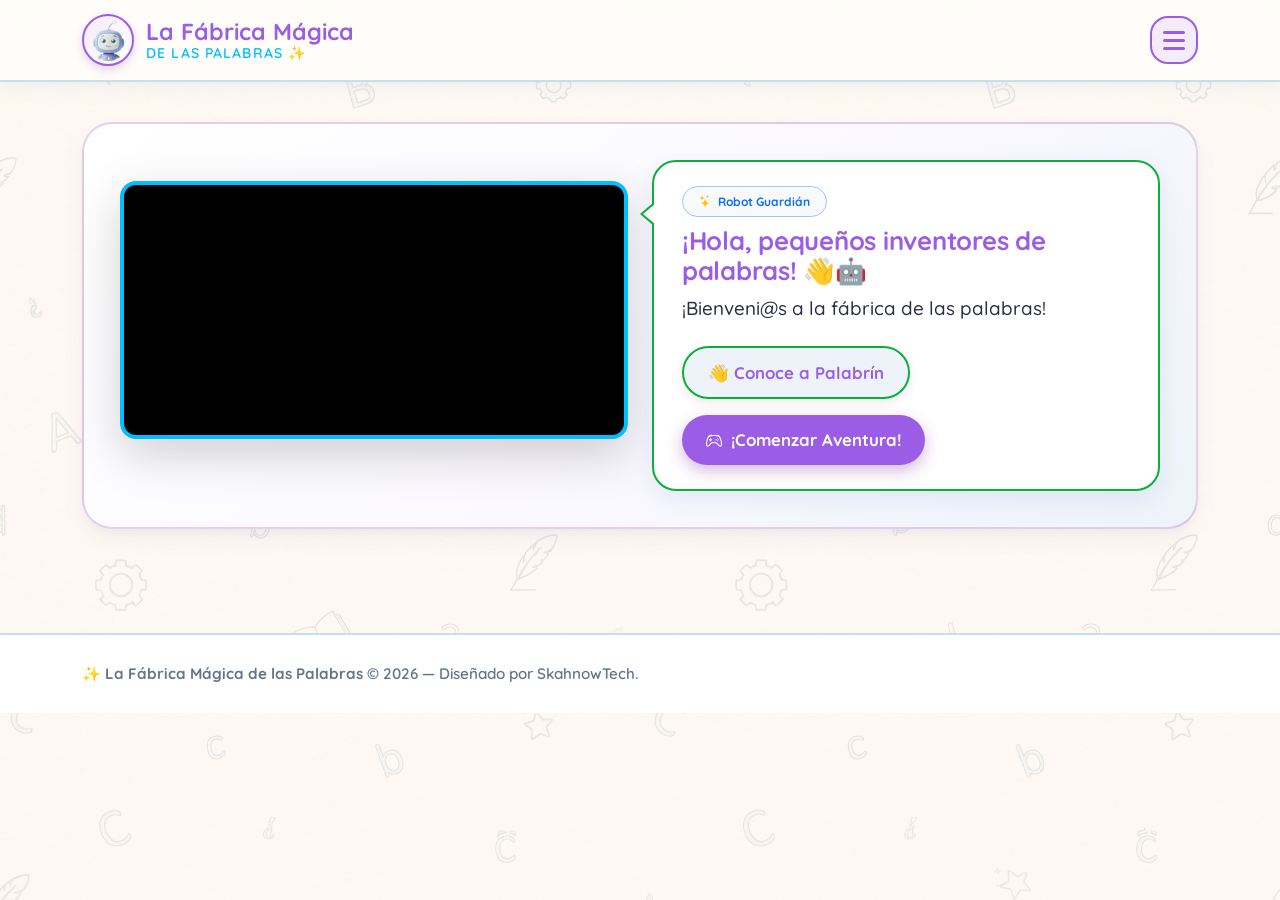
<file: index.html>
<!DOCTYPE html>
<html lang="es">

<head>
  <meta charset="UTF-8">
  <meta name="viewport" content="width=device-width, initial-scale=1.0">
  <title>La Fábrica Mágica de las Palabras</title>
  <link rel="icon" href="assets/images/smile.png" type="image/png">

  <!-- Meta etiquetas SEO y experiencia de usuario -->
  <meta name="description"
    content="Plataforma web educativa e interactiva diseñada para que los niños aprendan letras, sílabas y palabras jugando con un robot guardián.">
  <meta name="theme-color" content="#791E94">

  <!-- Bootstrap 5 CSS CDN -->
  <link href="https://cdn.jsdelivr.net/npm/bootstrap@5.3.3/dist/css/bootstrap.min.css" rel="stylesheet"
    integrity="sha384-QWTKZyjpPEjISv5WaRU9OFeRpok6YctnYmDr5pNlyT2bRjXh0JMhjY6hW+ALEwIH" crossorigin="anonymous">

  <!-- Bootstrap Icons CDN (iconos lúdicos y accesibles) -->
  <link rel="stylesheet" href="https://cdn.jsdelivr.net/npm/bootstrap-icons@1.11.3/font/bootstrap-icons.min.css">

  <!-- Google Fonts: Quicksand -->
  <link rel="preconnect" href="https://fonts.googleapis.com">
  <link rel="preconnect" href="https://fonts.gstatic.com" crossorigin>
  <link href="https://fonts.googleapis.com/css2?family=Quicksand:wght@400;500;600;700&display=swap" rel="stylesheet">

  <!-- Estilos Personalizados -->
  <link rel="stylesheet" href="css/styles.css">
</head>

<body>

  <!-- ========================================================================
       1. HEADER / BANNER SUPERIOR FIJO
       ======================================================================== -->
  <header class="navbar navbar-expand fixed-top magic-navbar">
    <div class="container-xl d-flex justify-content-between align-items-center">

      <!-- Marca y Avatar del Robot Guardián -->
      <a class="brand-wrapper" href="#inicio" title="Ir al inicio de La Fábrica Mágica de las Palabras">
        <div class="brand-avatar">
          <img src="assets/images/smile.png" alt="Robot Guardián sonriente">
        </div>
        <div class="brand-title">
          <span>La Fábrica Mágica</span>
          <span class="brand-subtitle">de las Palabras ✨</span>
        </div>
      </a>

      <!-- Acciones de barra superior: Puntuación y Botón Hamburguesa -->
      <div class="nav-actions">
        <!-- Botón Hamburguesa que despliega el panel lateral Offcanvas -->
        <button id="btnMagicMenu" class="btn-magic-menu" type="button" data-bs-toggle="offcanvas"
          data-bs-target="#offcanvasNav" aria-controls="offcanvasNav" aria-label="Abrir menú de navegación">
          <span class="bar"></span>
          <span class="bar"></span>
          <span class="bar"></span>
        </button>
      </div>

    </div>
  </header>

  <!-- ========================================================================
       2. MENÚ OFFCANVAS (PANEL LATERAL RESPONSIVO)
       ======================================================================== -->
  <div class="offcanvas offcanvas-end magic-offcanvas" tabindex="-1" id="offcanvasNav"
    aria-labelledby="offcanvasNavLabel">
    <div class="offcanvas-header">
      <h5 class="offcanvas-title" id="offcanvasNavLabel">
        <i class="bi bi-compass text-primary"></i> Menú Mágico
      </h5>
      <button type="button" class="btn-close" data-bs-dismiss="offcanvas" aria-label="Cerrar"></button>
    </div>

    <div class="offcanvas-body d-flex flex-column justify-content-between">
      <!-- Lista de Módulos y Enlaces de Navegación -->
      <nav class="magic-nav-list">
        <a href="index.html" data-audio="assets/audio/inicio.mp3" class="magic-nav-item active">
          <span class="nav-icon"><i class="bi bi-house-door-fill"></i></span>
          <span>Inicio</span>
        </a>
        <a href="CajaSorprendente.html" data-audio="assets/audio/caja.mp3" class="magic-nav-item">
          <span class="nav-icon">
            <svg viewBox="0 0 32 32" color="currentColor" fill="currentColor" width="25"
              xmlns="http://www.w3.org/2000/svg" xmlns:xlink="http://www.w3.org/1999/xlink">
              <path
                d="M1.735 17.832l12.054 6.081 2.152-6.081-12.053-5.758zM16.211 17.832l2.045 6.027 12.484-6.081-2.422-5.704zM-0.247 7.212l4.144 4.843 12.053-6.134-3.928-5.005zM32.247 7.319 20.246 0.916l-4.09 5.005 12.162 6.134zM3.175 19.353 3.134 25.192l12.713 5.893v-10.98l-1.816 4.736zM16.291 20.105v10.979l12.674-5.893v-5.799l-10.99 5.46z" />
            </svg>
          </span>
          <span>La Caja de las Imágenes Sorprendentes</span>
        </a>
        <a href="QueSonido.html" data-audio="assets/audio/sonido.mp3" class="magic-nav-item">
          <span class="nav-icon">
            <svg viewBox="0 0 32 32" color="currentColor" fill="currentColor" width="25"
              xmlns="http://www.w3.org/2000/svg" xmlns:xlink="http://www.w3.org/1999/xlink">
              <path d="M18 30v-2a10.0114 10.0114 0 0 0 10-10h2a12.0134 12.0134 0 0 1-12 12z" />
              <path d="M18 26v-2a6.0066 6.0066 0 0 0 6-6h2a8.0092 8.0092 0 0 1-8 8z" />
              <path d="M18 22v-2a2.0023 2.0023 0 0 0 2-2h2a4.0042 4.0042 0 0 1-4 4z" />
              <path
                d="M10 2a9.01 9.01 0 0 0-9 9h2a7 7 0 0 1 14 0 7.09 7.09 0 0 1-3.501 6.1348L13 17.4229v3.0732a2.9354 2.9354 0 0 1-0.9009 2.1514 4.1824 4.1824 0 0 1-4.6318 1.03A4.0918 4.0918 0 0 1 5 20H3a6.1156 6.1156 0 0 0 3.6694 5.5117 5.7822 5.7822 0 0 0 2.3145 0.4863 6.5854 6.5854 0 0 0 4.4785-1.888A4.94 4.94 0 0 0 15 20.4961v-1.9424A9.1077 9.1077 0 0 0 19 11a9.01 9.01 0 0 0-9-9z" />
              <path
                d="M9.28 8.0825A3.0061 3.0061 0 0 1 13 11h2a4.9786 4.9786 0 0 0-1.8843-3.9111 5.0414 5.0414 0 0 0-4.2807-0.9566 4.95 4.95 0 0 0-3.7027 3.7027 5.0318 5.0318 0 0 0 2.3037 5.4585A3.0777 3.0777 0 0 1 9 17.9229V20h2v-2.0771a5.0608 5.0608 0 0 0-2.5371-4.3458A3.0016 3.0016 0 0 1 9.28 8.0825z" />
            </svg>
          </span>
          <span>¿Qué sonido estas escuchando?</span>
        </a>
        <a href="QueVes.html" data-audio="assets/audio/cuentame.mp3" class="magic-nav-item">
          <span class="nav-icon">
            <svg viewBox="0 0 24 24" color="currentColor" fill="currentColor" stroke-width="2" stroke="currentColor"
              stroke-linecap="round" stroke-linejoin="round" width="25" xmlns="http://www.w3.org/2000/svg"
              xmlns:xlink="http://www.w3.org/1999/xlink">
              <path fill="none" d="M5.5 21C2.7 21 1 17 1 12s1.7-9 4.5-9C8.2 3 10 7 10 12s-1.8 9-4.5 9z" />
              <path fill="none" d="M18.5 21c-2.7 0-4.5-4-4.5-9s1.8-9 4.5-9c2.8 0 4.5 4 4.5 9s-1.7 9-4.5 9z" />
              <circle cx="4" cy="12" r="3" />
              <circle cx="17" cy="12" r="3" />
            </svg>
          </span>
          <span>¡cuéntame que estás viendo¡</span>
        </a>
        <a href="unirPalabras.html" data-audio="assets/audio/unamos.mp3" class="magic-nav-item">
          <span class="nav-icon">
            <svg viewBox="0 0 32 32" color="currentColor" fill="currentColor" width="25"
              xmlns="http://www.w3.org/2000/svg" xmlns:xlink="http://www.w3.org/1999/xlink">
              <path
                d="M28 16a1 1 0 0 1-1 1H16a1 1 0 0 1 0-2h11a1 1 0 0 1 1 1zM16 9h11a1 1 0 0 0 0-2H16a1 1 0 0 0 0 2zM27 23H16a1 1 0 0 0 0 2h11a1 1 0 0 0 0-2zM10.2925 5.2925 7 8.5863 5.7075 7.2925a1.0006 1.0006 0 0 0-1.415 1.415l2 2a1 1 0 0 0 1.415 0l4-4a1.0006 1.0006 0 0 0-1.415-1.415zM10.2925 13.2925 7 16.5863 5.7075 15.2925a1.0006 1.0006 0 0 0-1.415 1.415l2 2a1 1 0 0 0 1.415 0l4-4a1.0006 1.0006 0 0 0-1.415-1.415zM10.2925 21.2925 7 24.5863 5.7075 23.2925a1.0006 1.0006 0 0 0-1.415 1.415l2 2a1 1 0 0 0 1.415 0l4-4a1.0006 1.0006 0 0 0-1.415-1.415z" />
            </svg>
          </span>
          <span>Unamos las palabras con sus imágenes</span>
        </a>
        <a href="misionPalabrin.html" data-audio="assets/audio/mision.mp3" class="magic-nav-item">
          <span class="nav-icon"><i class="bi bi-trophy-fill"></i></span>
          <span>La gran misión de Palabrín</span>
        </a>
        <a href="infoOVA.html" data-audio="assets/audio/OVA.mp3" class="magic-nav-item">
          <span class="nav-icon">
            <svg viewBox="0 0 32 32" color="currentColor" fill="currentColor" width="25"
              xmlns="http://www.w3.org/2000/svg" xmlns:xlink="http://www.w3.org/1999/xlink">
              <rect width="2" height="20" x="2" y="6" />
              <rect width="2" height="24" x="6" y="4" />
              <rect width="12" height="2" x="14" y="22" />
              <rect width="12" height="2" x="14" y="16" />
              <path
                d="M29.7 9.3l-7-7C22.5 2.1 22.3 2 22 2H12c-1.1 0-2 0.9-2 2v24c0 1.1 0.9 2 2 2h16c1.1 0 2-0.9 2-2V10c0-0.3-0.1-0.5-0.3-0.7zM22 4.4 27.6 10H22zM28 28H12V4h8v6c0 1.1 0.9 2 2 2h6z" />
            </svg>
          </span>
          <span>Sobre la OVA</span>
        </a>
      </nav>

      <!-- Pie del menú con recordatorio pedagógico -->
      <div class="text-center p-3 rounded-4 bg-white border border-info-subtle mt-4">
        <small class="text-muted fw-bold">
          <i class="bi bi-lightbulb text-warning me-1"></i> Aprender jugando es la clave.
        </small>
      </div>
    </div>
  </div>

  <!-- ========================================================================
       3. CONTENEDOR PRINCIPAL (MAIN)
       ======================================================================== -->
  <main class="main-wrapper" id="inicio">
    <div class="container-xl">

      <!-- TARJETA HERO: BIENVENIDA DEL ROBOT GUARDIÁN -->
      <section class="soft-card hero-card" aria-labelledby="heroTitle" id="btnPlayVideo">
        <div class="row align-items-center g-4">

          <!-- Mascota Robot Interactiva -->
          <!-- Contenedor del video (inicialmente oculto o con diseño bonito) -->
          <div id="magicVideoWrapper" class="video-wrapper col-12 col-md-7 col-lg-6">
            <video id="palabrinVideo" class="rounded-4 shadow-lg" width="100%">
              <source src="assets/video/bienvenida.mp4" type="video/mp4">
              Tu navegador no soporta videos HTML5.
            </video>
          </div>

          <!-- Globo de diálogo y Mensaje de Bienvenida -->
          <div class="col-12 col-md-7 col-lg-6">
            <div class="speech-bubble">
              <div class="d-flex align-items-center justify-content-between mb-2">
                <span class="badge rounded-pill bg-light text-primary border border-primary-subtle px-3 py-2 fw-bold">
                  <i class="bi bi-stars text-warning me-1"></i> Robot Guardián
                </span>
              </div>

              <h1 class="speech-title" id="heroTitle">
                ¡Hola, pequeños inventores de palabras! 👋🤖
              </h1>

              <p class="speech-text" id="robotSpeechText">
                ¡Bienveni@s a la fábrica de las palabras!
              </p>

              <!-- Botones de Acción Infantil -->
              <div class="d-flex flex-wrap gap-3 pt-2">
                <button type="button" id="btnPlayVideo" class="btn-kid btn-secondary-kid">
                  👋 Conoce a Palabrín
                </button>
                <a href="CajaSorprendente.html" data-audio="assets/audio/aventura.mp3"
                  class="btn-kid btn-magic-kid btn-palpito">
                  <i class="bi bi-controller"></i> ¡Comenzar Aventura!
                </a>
              </div>
            </div>
          </div>

        </div>
      </section>
    </div>
  </main>

  <!-- ========================================================================
       4. FOOTER LÚDICO Y EDUCATIVO
       ======================================================================== -->
  <footer class="magic-footer">
    <div class="container-xl">
      <div class="d-flex flex-column flex-sm-row justify-content-between align-items-center gap-2">
        <p class="m-0 fw-semibold">
          ✨ <strong>La Fábrica Mágica de las Palabras</strong> &copy; 2026 &mdash; Diseñado por SkahnowTech.
        </p>
      </div>
    </div>
  </footer>

  <!-- ========================================================================
       SCRIPTS: BOOTSTRAP 5 BUNDLE + JS PROPIO
       ======================================================================== -->
  <script src="https://cdn.jsdelivr.net/npm/bootstrap@5.3.3/dist/js/bootstrap.bundle.min.js"
    integrity="sha384-YvpcrYf0tY3lHB60NNkmXc5s9fDVZLESaAA55NDzOxhy9GkcIdslK1eN7N6jIeHz"
    crossorigin="anonymous"></script>
  <script src="js/main.js"></script>
</body>

</html>
</file>
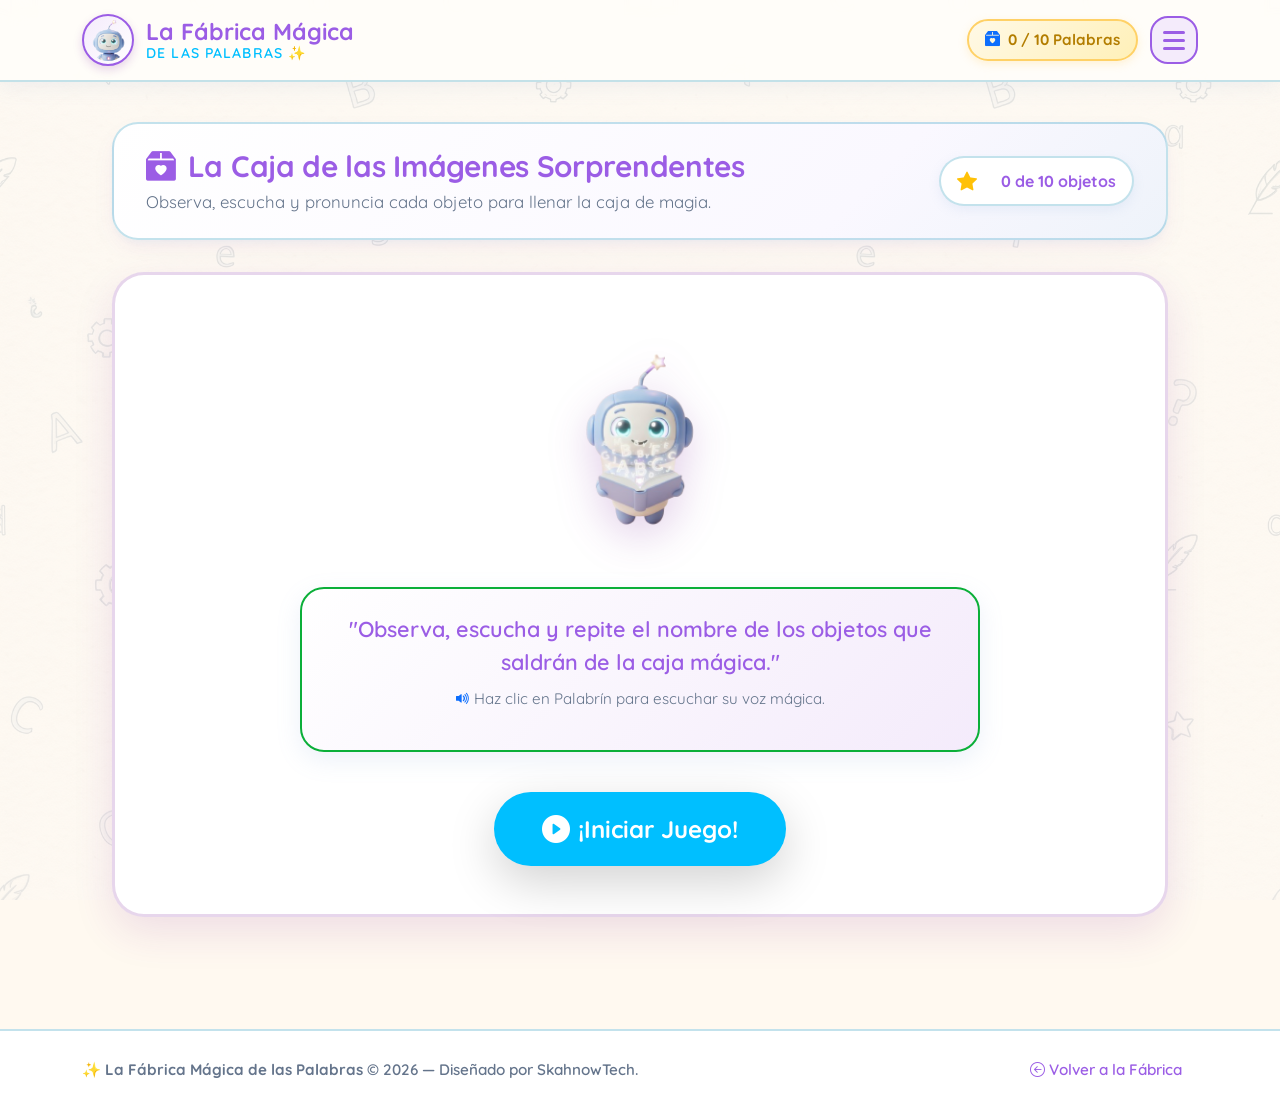
<file: CajaSorprendente.html>
<!DOCTYPE html>
<html lang="es">

<head>
  <meta charset="UTF-8">
  <meta name="viewport" content="width=device-width, initial-scale=1.0">
  <title>La Caja de las Imágenes Sorprendentes | La Fábrica Mágica</title>
  <link rel="icon" href="assets/images/smile.png" type="image/png">

  <!-- Meta etiquetas SEO y experiencia de usuario infantil -->
  <meta name="description"
    content="Minijuego 1: La caja de las imágenes sorprendentes. Observa, escucha y repite el nombre de 10 objetos mágicos con Palabrín.">
  <meta name="theme-color" content="#791E94">

  <!-- Bootstrap 5 CSS CDN -->
  <link href="https://cdn.jsdelivr.net/npm/bootstrap@5.3.3/dist/css/bootstrap.min.css" rel="stylesheet"
    integrity="sha384-QWTKZyjpPEjISv5WaRU9OFeRpok6YctnYmDr5pNlyT2bRjXh0JMhjY6hW+ALEwIH" crossorigin="anonymous">

  <!-- Bootstrap Icons CDN -->
  <link rel="stylesheet" href="https://cdn.jsdelivr.net/npm/bootstrap-icons@1.11.3/font/bootstrap-icons.min.css">

  <!-- Google Fonts: Quicksand -->
  <link rel="preconnect" href="https://fonts.googleapis.com">
  <link rel="preconnect" href="https://fonts.gstatic.com" crossorigin>
  <link href="https://fonts.googleapis.com/css2?family=Quicksand:wght@400;500;600;700&display=swap" rel="stylesheet">

  <!-- Estilos Globales y Específicos del Minijuego -->
  <link rel="stylesheet" href="css/styles.css">
  <link rel="stylesheet" href="css/cajaSorprendente.css">
</head>

<body>

  <!-- ========================================================================
       1. HEADER / BANNER SUPERIOR FIJO (IDÉNTICO A INDEX)
       ======================================================================== -->
  <header class="navbar navbar-expand fixed-top magic-navbar">
    <div class="container-xl d-flex justify-content-between align-items-center">

      <!-- Marca y Avatar del Robot Guardián -->
      <a class="brand-wrapper" href="index.html" title="Ir al inicio de La Fábrica Mágica">
        <div class="brand-avatar">
          <img src="assets/images/smile.png" alt="Robot Guardián sonriente">
        </div>
        <div class="brand-title">
          <span>La Fábrica Mágica</span>
          <span class="brand-subtitle">de las Palabras ✨</span>
        </div>
      </a>

      <!-- Acciones de barra superior: Contador de palabras y Menú Hamburguesa -->
      <div class="nav-actions">
        <div class="badge-points d-flex align-items-center gap-2" title="Progreso de palabras descubiertas">
          <i class="bi bi-box2-heart-fill text-primary"></i>
          <span id="headerCounter">0 / 10 Palabras</span>
        </div>

        <button id="btnMagicMenu" class="btn-magic-menu" type="button" data-bs-toggle="offcanvas"
          data-bs-target="#offcanvasNav" aria-controls="offcanvasNav" aria-label="Abrir menú de navegación">
          <span class="bar"></span>
          <span class="bar"></span>
          <span class="bar"></span>
        </button>
      </div>

    </div>
  </header>

  <!-- ========================================================================
       2. MENÚ OFFCANVAS (PANEL LATERAL RESPONSIVO)
       ======================================================================== -->
  <div class="offcanvas offcanvas-end magic-offcanvas" tabindex="-1" id="offcanvasNav"
    aria-labelledby="offcanvasNavLabel">
    <div class="offcanvas-header">
      <h5 class="offcanvas-title" id="offcanvasNavLabel">
        <i class="bi bi-compass text-primary"></i> Menú Mágico
      </h5>
      <button type="button" class="btn-close" data-bs-dismiss="offcanvas" aria-label="Cerrar"></button>
    </div>

    <div class="offcanvas-body d-flex flex-column justify-content-between">
      <nav class="magic-nav-list">
        <a href="index.html" data-audio="assets/audio/inicio.mp3" class="magic-nav-item">
          <span class="nav-icon"><i class="bi bi-house-door-fill"></i></span>
          <span>Inicio</span>
        </a>
        <a href="CajaSorprendente.html" data-audio="assets/audio/caja.mp3" class="magic-nav-item active">
          <span class="nav-icon">
            <svg viewBox="0 0 32 32" color="currentColor" fill="currentColor" width="25"
              xmlns="http://www.w3.org/2000/svg">
              <path
                d="M1.735 17.832l12.054 6.081 2.152-6.081-12.053-5.758zM16.211 17.832l2.045 6.027 12.484-6.081-2.422-5.704zM-0.247 7.212l4.144 4.843 12.053-6.134-3.928-5.005zM32.247 7.319 20.246 0.916l-4.09 5.005 12.162 6.134zM3.175 19.353 3.134 25.192l12.713 5.893v-10.98l-1.816 4.736zM16.291 20.105v10.979l12.674-5.893v-5.799l-10.99 5.46z" />
            </svg>
          </span>
          <span>La Caja de las Imágenes Sorprendentes</span>
        </a>
        <a href="QueSonido.html" data-audio="assets/audio/sonido.mp3" class="magic-nav-item">
          <span class="nav-icon">
            <svg viewBox="0 0 32 32" color="currentColor" fill="currentColor" width="25"
              xmlns="http://www.w3.org/2000/svg">
              <path d="M18 30v-2a10.0114 10.0114 0 0 0 10-10h2a12.0134 12.0134 0 0 1-12 12z" />
              <path d="M18 26v-2a6.0066 6.0066 0 0 0 6-6h2a8.0092 8.0092 0 0 1-8 8z" />
              <path d="M18 22v-2a2.0023 2.0023 0 0 0 2-2h2a4.0042 4.0042 0 0 1-4 4z" />
              <path
                d="M10 2a9.01 9.01 0 0 0-9 9h2a7 7 0 0 1 14 0 7.09 7.09 0 0 1-3.501 6.1348L13 17.4229v3.0732a2.9354 2.9354 0 0 1-0.9009 2.1514 4.1824 4.1824 0 0 1-4.6318 1.03A4.0918 4.0918 0 0 1 5 20H3a6.1156 6.1156 0 0 0 3.6694 5.5117 5.7822 5.7822 0 0 0 2.3145 0.4863 6.5854 6.5854 0 0 0 4.4785-1.888A4.94 4.94 0 0 0 15 20.4961v-1.9424A9.1077 9.1077 0 0 0 19 11a9.01 9.01 0 0 0-9-9z" />
            </svg>
          </span>
          <span>¿Qué sonido estás escuchando?</span>
        </a>
        <a href="QueVes.html" data-audio="assets/audio/cuentame.mp3" class="magic-nav-item">
          <span class="nav-icon">
            <svg viewBox="0 0 24 24" color="currentColor" fill="currentColor" stroke-width="2" stroke="currentColor"
              stroke-linecap="round" stroke-linejoin="round" width="25" xmlns="http://www.w3.org/2000/svg">
              <path fill="none" d="M5.5 21C2.7 21 1 17 1 12s1.7-9 4.5-9C8.2 3 10 7 10 12s-1.8 9-4.5 9z" />
              <path fill="none" d="M18.5 21c-2.7 0-4.5-4-4.5-9s1.8-9 4.5-9c2.8 0 4.5 4 4.5 9s-1.7 9-4.5 9z" />
              <circle cx="4" cy="12" r="3" />
              <circle cx="17" cy="12" r="3" />
            </svg>
          </span>
          <span>¡Cuéntame qué estás viendo!</span>
        </a>
        <a href="unirPalabras.html" data-audio="assets/audio/unamos.mp3" class="magic-nav-item">
          <span class="nav-icon">
            <svg viewBox="0 0 32 32" color="currentColor" fill="currentColor" width="25"
              xmlns="http://www.w3.org/2000/svg" xmlns:xlink="http://www.w3.org/1999/xlink">
              <path
                d="M28 16a1 1 0 0 1-1 1H16a1 1 0 0 1 0-2h11a1 1 0 0 1 1 1zM16 9h11a1 1 0 0 0 0-2H16a1 1 0 0 0 0 2zM27 23H16a1 1 0 0 0 0 2h11a1 1 0 0 0 0-2zM10.2925 5.2925 7 8.5863 5.7075 7.2925a1.0006 1.0006 0 0 0-1.415 1.415l2 2a1 1 0 0 0 1.415 0l4-4a1.0006 1.0006 0 0 0-1.415-1.415zM10.2925 13.2925 7 16.5863 5.7075 15.2925a1.0006 1.0006 0 0 0-1.415 1.415l2 2a1 1 0 0 0 1.415 0l4-4a1.0006 1.0006 0 0 0-1.415-1.415zM10.2925 21.2925 7 24.5863 5.7075 23.2925a1.0006 1.0006 0 0 0-1.415 1.415l2 2a1 1 0 0 0 1.415 0l4-4a1.0006 1.0006 0 0 0-1.415-1.415z" />
            </svg>
          </span>
          <span>Unamos las palabras con sus imágenes</span>
        </a>
        <a href="misionPalabrin.html" data-audio="assets/audio/mision.mp3" class="magic-nav-item">
          <span class="nav-icon"><i class="bi bi-trophy-fill"></i></span>
          <span>La gran misión de Palabrín</span>
        </a>
        <a href="infoOVA.html" data-audio="assets/audio/OVA.mp3" class="magic-nav-item">
          <span class="nav-icon">
            <svg viewBox="0 0 32 32" color="currentColor" fill="currentColor" width="25"
              xmlns="http://www.w3.org/2000/svg" xmlns:xlink="http://www.w3.org/1999/xlink">
              <rect width="2" height="20" x="2" y="6" />
              <rect width="2" height="24" x="6" y="4" />
              <rect width="12" height="2" x="14" y="22" />
              <rect width="12" height="2" x="14" y="16" />
              <path
                d="M29.7 9.3l-7-7C22.5 2.1 22.3 2 22 2H12c-1.1 0-2 0.9-2 2v24c0 1.1 0.9 2 2 2h16c1.1 0 2-0.9 2-2V10c0-0.3-0.1-0.5-0.3-0.7zM22 4.4 27.6 10H22zM28 28H12V4h8v6c0 1.1 0.9 2 2 2h6z" />
            </svg>
          </span>
          <span>Sobre la OVA</span>
        </a>
      </nav>

      <div class="text-center p-3 rounded-4 bg-white border border-info-subtle mt-4">
        <small class="text-muted fw-bold">
          <i class="bi bi-lightbulb text-warning me-1"></i> Aprender jugando es la clave.
        </small>
      </div>
    </div>
  </div>

  <!-- ========================================================================
       3. CONTENEDOR PRINCIPAL
       ======================================================================== -->
  <main class="main-wrapper">
    <div class="container-xl game-container">

      <!-- ENCABEZADO Y BARRA DE PROGRESO -->
      <section
        class="game-header-card d-flex flex-column flex-md-row justify-content-between align-items-md-center gap-3"
        data-audio="assets/audio/subti1.mp3">
        <div>
          <h1 class="game-title">
            <i class="bi bi-box2-heart-fill"></i> La Caja de las Imágenes Sorprendentes
          </h1>
          <p class="game-subtitle">
            Observa, escucha y pronuncia cada objeto para llenar la caja de magia.
          </p>
        </div>

        <!-- Indicador visual del avance -->
        <div class="progress-wrapper">
          <i class="bi bi-star-fill text-warning fs-5"></i>
          <div class="progress-custom">
            <div id="gameProgressBar" class="progress-bar-magic" role="progressbar" aria-valuenow="0" aria-valuemin="0"
              aria-valuemax="100"></div>
          </div>
          <span id="gameProgressCount" class="progress-text">0 de 10 objetos</span>
        </div>
      </section>

      <!-- ====================================================================
           PANTALLA 1: CONFIRMACIÓN DE INICIO CON PALABRÍN
           ==================================================================== -->
      <section id="screenIntro" aria-labelledby="introTitle">
        <div class="intro-card">
          <h2 id="introTitle" class="visually-hidden">Instrucciones del Minijuego 1</h2>

          <!-- Mascota Robot Palabrín Interactiva con data-audio -->
          <div class="mb-3">
            <img id="robotIntroImg" src="assets/images/instrucciones.png" data-audio="assets/audio/subti1.mp3"
              alt="Robot Palabrín explicando instrucciones" class="intro-robot-img animate-bounce"
              title="¡Haz clic en mí para escuchar las instrucciones!" onerror="this.src='assets/images/contento.png'">
          </div>

          <!-- Globo de diálogo de Instrucciones -->
          <div class="intro-speech" data-audio="assets/audio/subti1.mp3">
            <p class="intro-speech-text">
              "Observa, escucha y repite el nombre de los objetos que saldrán de la caja mágica."
            </p>
            <p class="intro-speech-hint">
              <i class="bi bi-volume-up-fill text-primary"></i> Haz clic en Palabrín para escuchar su voz mágica.
            </p>
          </div>

          <!-- Botón de Iniciar Juego -->
          <div>
            <button type="button" id="btnStartGame" class="btn-kid btn-primary-kid fs-4 px-5 py-3 shadow-lg"
              data-audio="assets/audio/comienza.mp3">
              <i class="bi bi-play-circle-fill fs-3"></i> ¡Iniciar Juego!
            </button>
          </div>
        </div>
      </section>

      <!-- ====================================================================
           PANTALLA 2: TABLERO DE LA CAJA MÁGICA Y LOS 10 OBJETOS
           ==================================================================== -->
      <section id="screenGame" aria-labelledby="gameBoardTitle">
        <h2 id="gameBoardTitle" class="visually-hidden">Tablero de Objetos de la Caja Mágica</h2>

        <!-- Ilustración central de la Caja Mágica -->
        <div class="magic-box-stage" data-audio="assets/audio/subti1.mp3">
          <div class="magic-box-container">
            <div class="box-aura"></div>
            <!-- SVG de la Caja de Sorpresas Mágica -->
            <svg class="magic-box-svg" viewBox="0 0 100 100" xmlns="http://www.w3.org/2000/svg">
              <!-- Cuerpo de la caja -->
              <rect x="20" y="38" width="60" height="48" rx="8" fill="#791E94" />
              <rect x="23" y="41" width="54" height="42" rx="6" fill="#9B3DB8" />
              <!-- Cinta vertical -->
              <rect x="44" y="38" width="12" height="48" fill="#FFD166" />
              <!-- Tapa de la caja -->
              <rect x="15" y="28" width="70" height="14" rx="4" fill="#35A7FF" />
              <!-- Lazo superior -->
              <path d="M50 28 C42 16 28 20 38 28 Z" fill="#FFD166" />
              <path d="M50 28 C58 16 72 20 62 28 Z" fill="#FFD166" />
              <circle cx="50" cy="28" r="4" fill="#FFAA00" />
              <!-- Estrellitas de magia -->
              <polygon points="12,18 14,23 19,23 15,26 17,31 12,28 7,31 9,26 5,23 10,23" fill="#FFD166" opacity="0.9" />
              <polygon points="86,22 88,26 92,26 89,28 90,32 86,30 82,32 83,28 80,26 84,26" fill="#FFD166"
                opacity="0.9" />
            </svg>
          </div>
          <div>
            <span class="box-instruction-tag">
              <i class="bi bi-hand-index-thumb-fill text-warning"></i> Toca un objeto para descubrir su nombre
            </span>
          </div>
        </div>

        <!-- Cuadrícula interactiva de los 10 objetos -->
        <div id="objectsGrid" class="objects-grid" role="region" aria-label="Cuadrícula de objetos mágicos">
          <!-- Se inyecta dinámicamente mediante js/cajaSorprendente.js -->
        </div>
      </section>

      <!-- ====================================================================
           MODAL SPOTLIGHT: OBJETO DESTACADO, AUDIO Y VALIDACIÓN
           ==================================================================== -->
      <div id="spotlightModal" class="spotlight-overlay" role="dialog" aria-modal="true"
        aria-labelledby="spotlightTitle">
        <div class="spotlight-card">
          <!-- Icono / SVG aumentado del objeto -->
          <div id="spotlightIcon" class="spotlight-icon-box"></div>

          <!-- Nombre de la palabra en grande -->
          <h3 id="spotlightTitle" class="spotlight-title">Palabra</h3>

          <!-- Diálogo interactivo de Palabrín -->
          <div class="spotlight-palabrin-dialog">
            <img src="assets/images/senalando.png" alt="Palabrín ayudándote a pronunciar"
              class="spotlight-palabrin-avatar" onerror="this.src='assets/images/smile.png'">
            <p id="spotlightDialogText" class="spotlight-dialog-text">
              Escucha con atención la palabra...
            </p>
          </div>

          <!-- Botones de acción: Repetir Audio y Siguiente Palabra -->
          <div class="spotlight-actions d-flex flex-wrap justify-content-center gap-3">
            <button type="button" id="btnRepeatAudio" class="btn-kid btn-primary-kid btn-repeat-audio shadow-lg"
              title="Escuchar la pronunciación del objeto de nuevo">
              <i class="bi bi-arrow-repeat fs-5"></i> Repetir Audio
            </button>
            <button type="button" id="btnWordSaid" class="btn-kid btn-emerald-kid btn-word-confirm shadow-lg">
              <i class="bi bi-mic-fill"></i> ¡Siguiente Palabra!
            </button>
          </div>
        </div>
      </div>

      <!-- ====================================================================
           PANTALLA 3: FINALIZACIÓN DEL JUEGO (CELEBRACIÓN Y 3 BOTONES)
           ==================================================================== -->
      <section id="screenVictory" aria-labelledby="victoryTitle">
        <div class="victory-card">
          <!-- Robot Palabrín Celebrando -->
          <img src="assets/images/emocionado.png" alt="Palabrín celebrando tu victoria" class="victory-robot-img"
            onerror="this.src='assets/images/contento.png'">

          <h2 id="victoryTitle" class="victory-title">
            ¡Felicidades, pequeño inventor de palabras! 🎉✨
          </h2>

          <p class="victory-subtitle">
            ¡Has abierto la caja mágica y pronunciado los <strong>10 objetos sorprendentes</strong> con éxito! Eres un
            auténtico maestro de las palabras.
          </p>

          <!-- Fila de estrellas logradas -->
          <div class="stars-celebration" aria-label="10 estrellas conseguidas">
            <i class="bi bi-star-fill"></i>
            <i class="bi bi-star-fill"></i>
            <i class="bi bi-star-fill"></i>
            <i class="bi bi-star-fill"></i>
            <i class="bi bi-star-fill"></i>
            <i class="bi bi-star-fill"></i>
            <i class="bi bi-star-fill"></i>
            <i class="bi bi-star-fill"></i>
            <i class="bi bi-star-fill"></i>
            <i class="bi bi-star-fill"></i>
          </div>

          <!-- EXACTAMENTE LOS 3 BOTONES DE OPCIONES REQUERIDOS -->
          <div class="victory-actions">
            <!-- Botón 1: Menú Principal -->
            <a href="index.html" class="btn-kid btn-secondary-kid victory-btn" data-audio="assets/audio/inicio.mp3">
              <i class="bi bi-house-door-fill"></i> Menú Principal
            </a>

            <!-- Botón 2: Reiniciar Juego -->
            <button type="button" data-audio="assets/audio/reiniciar.mp3" id="btnRestartGame"
              class="btn-kid btn-primary-kid victory-btn">
              <i class="bi bi-arrow-clockwise"></i> Reiniciar Juego
            </button>

            <!-- Botón 3: Segundo Juego -->
            <a href="QueSonido.html" class="btn-kid btn-magic-kid victory-btn" data-audio="assets/audio/siguiente1.mp3">
              <i class="bi bi-arrow-right-circle-fill"></i> Siguiente Juego: ¿Qué sonido estas escuchando?
            </a>
          </div>
        </div>
      </section>

    </div>
  </main>

  <!-- ========================================================================
       4. FOOTER LÚDICO Y EDUCATIVO (IDÉNTICO A INDEX)
       ======================================================================== -->
  <footer class="magic-footer">
    <div class="container-xl">
      <div class="d-flex flex-column flex-sm-row justify-content-between align-items-center gap-2">
        <p class="m-0 fw-semibold">
          ✨ <strong>La Fábrica Mágica de las Palabras</strong> &copy; 2026 &mdash; Diseñado por SkahnowTech.
        </p>
        <div>
          <a href="index.html" class="me-3"><i class="bi bi-arrow-left-circle"></i> Volver a la Fábrica</a>
        </div>
      </div>
    </div>
  </footer>

  <!-- ========================================================================
       SCRIPTS: BOOTSTRAP 5 + MAIN JS + CAJA SORPRENDENTE JS
       ======================================================================== -->
  <script src="https://cdn.jsdelivr.net/npm/bootstrap@5.3.3/dist/js/bootstrap.bundle.min.js"
    integrity="sha384-YvpcrYf0tY3lHB60NNkmXc5s9fDVZLESaAA55NDzOxhy9GkcIdslK1eN7N6jIeHz"
    crossorigin="anonymous"></script>
  <script src="js/main.js"></script>
  <script src="js/cajaSorprendente.js"></script>
</body>

</html>
</file>
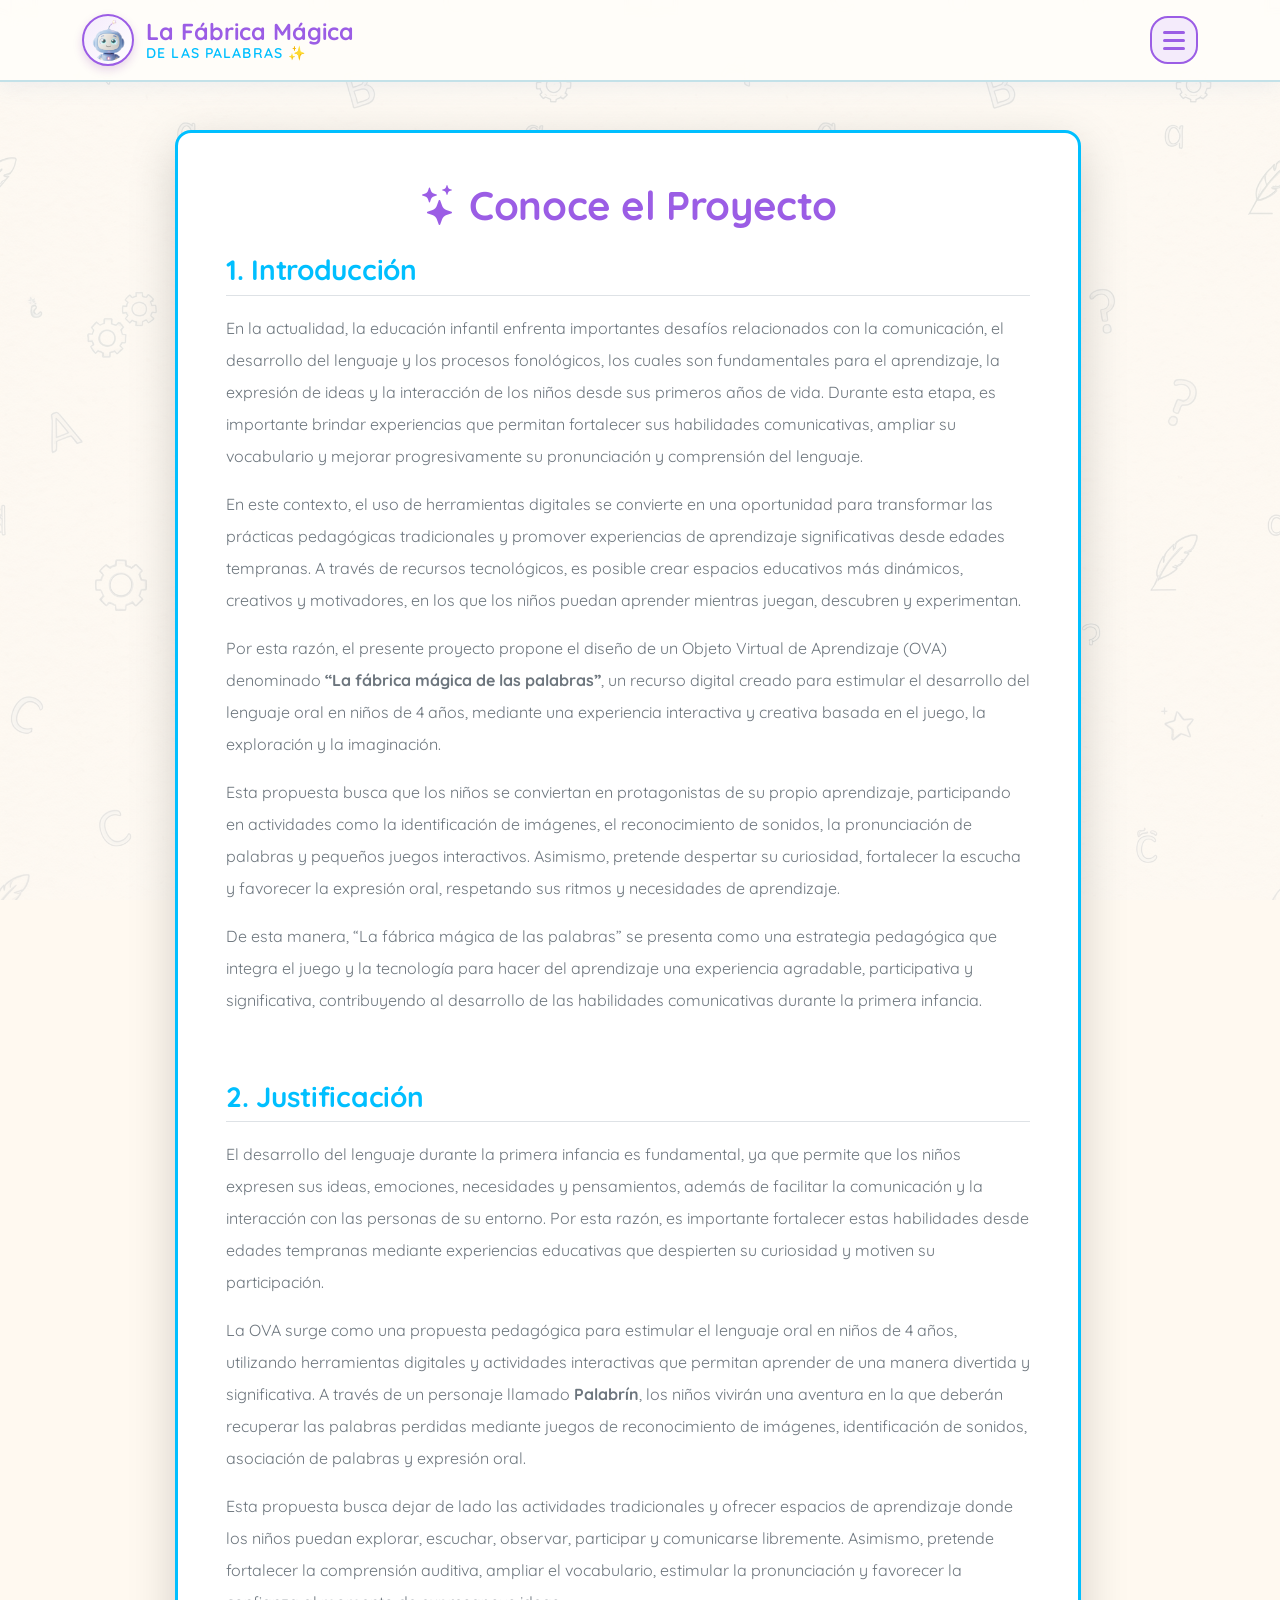
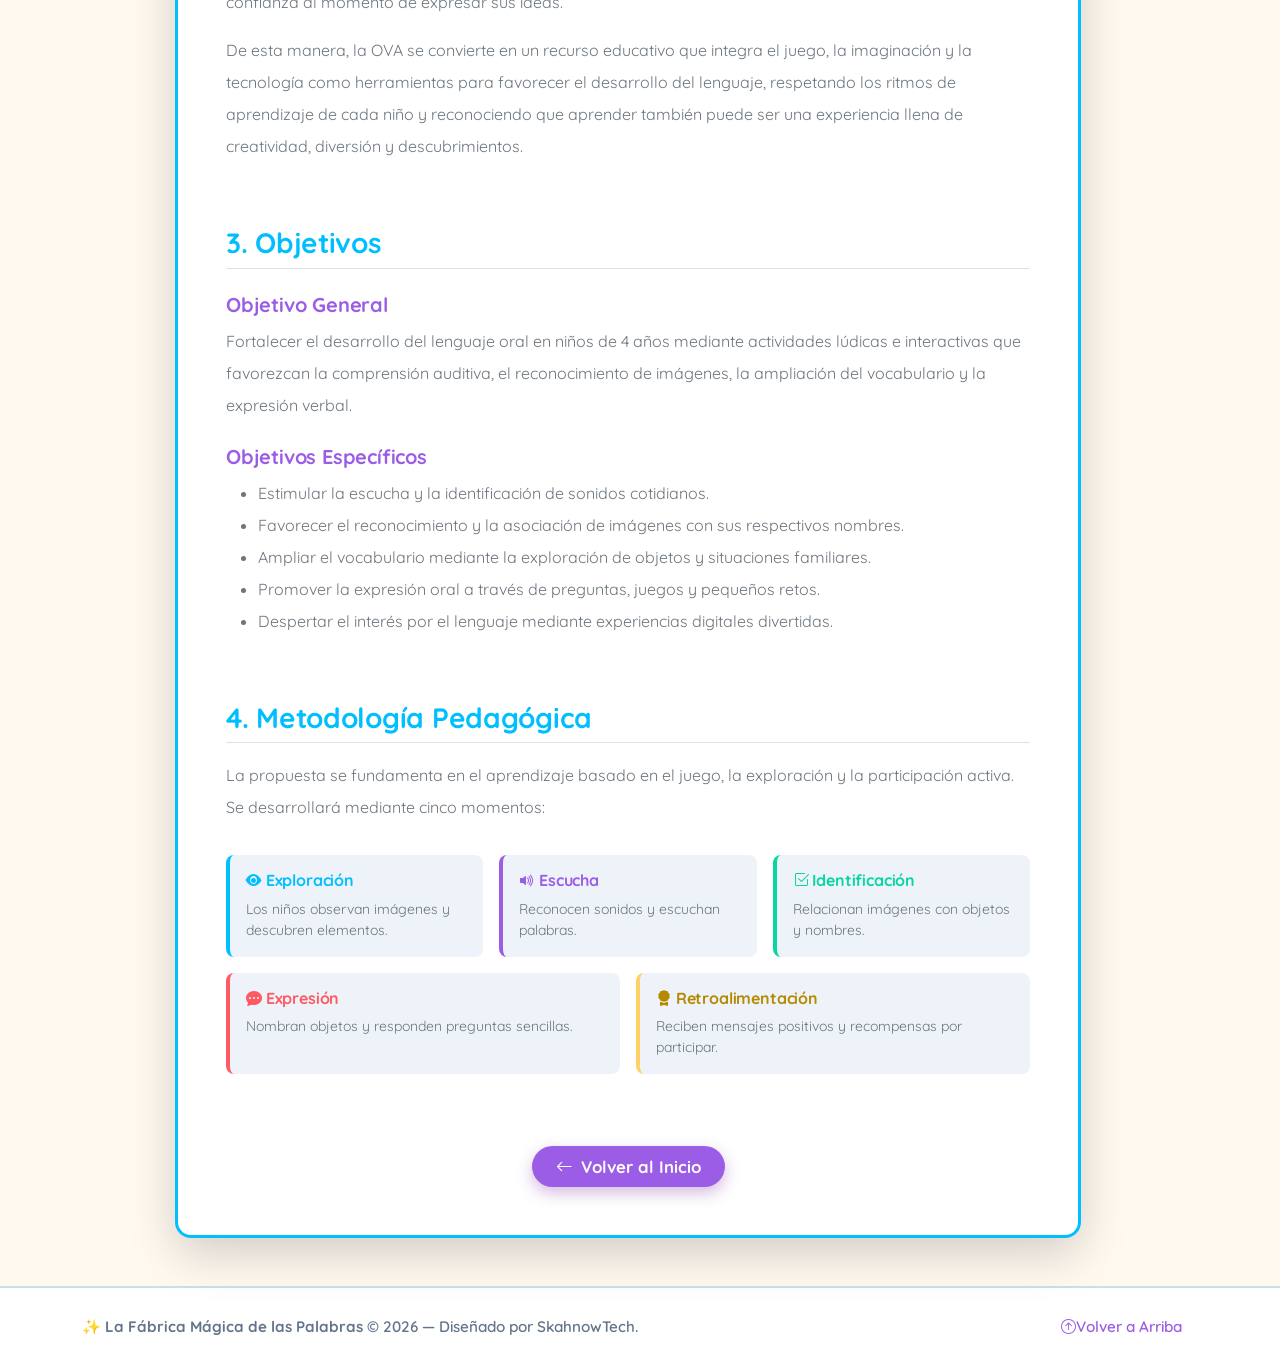
<file: infoOVA.html>
<!DOCTYPE html>
<html lang="es">

<head>
  <meta charset="UTF-8">
  <meta name="viewport" content="width=device-width, initial-scale=1.0">
  <title>La Fábrica Mágica de las Palabras</title>
  <link rel="icon" href="assets/images/smile.png" type="image/png">

  <!-- Meta etiquetas SEO y experiencia de usuario -->
  <meta name="description"
    content="Plataforma web educativa e interactiva diseñada para que los niños aprendan letras, sílabas y palabras jugando con un robot guardián.">
  <meta name="theme-color" content="#791E94">

  <!-- Bootstrap 5 CSS CDN -->
  <link href="https://cdn.jsdelivr.net/npm/bootstrap@5.3.3/dist/css/bootstrap.min.css" rel="stylesheet"
    integrity="sha384-QWTKZyjpPEjISv5WaRU9OFeRpok6YctnYmDr5pNlyT2bRjXh0JMhjY6hW+ALEwIH" crossorigin="anonymous">

  <!-- Bootstrap Icons CDN (iconos lúdicos y accesibles) -->
  <link rel="stylesheet" href="https://cdn.jsdelivr.net/npm/bootstrap-icons@1.11.3/font/bootstrap-icons.min.css">

  <!-- Google Fonts: Quicksand -->
  <link rel="preconnect" href="https://fonts.googleapis.com">
  <link rel="preconnect" href="https://fonts.gstatic.com" crossorigin>
  <link href="https://fonts.googleapis.com/css2?family=Quicksand:wght@400;500;600;700&display=swap" rel="stylesheet">

  <!-- Estilos Personalizados -->
  <link rel="stylesheet" href="css/styles.css">
</head>

<body>

  <!-- ========================================================================
       1. HEADER / BANNER SUPERIOR FIJO
       ======================================================================== -->
  <header class="navbar navbar-expand fixed-top magic-navbar">
    <div class="container-xl d-flex justify-content-between align-items-center">

      <!-- Marca y Avatar del Robot Guardián -->
      <a class="brand-wrapper" href="#inicio" title="Ir al inicio de La Fábrica Mágica de las Palabras">
        <div class="brand-avatar">
          <img src="assets/images/smile.png" alt="Robot Guardián sonriente">
        </div>
        <div class="brand-title">
          <span>La Fábrica Mágica</span>
          <span class="brand-subtitle">de las Palabras ✨</span>
        </div>
      </a>

      <!-- Acciones de barra superior: Puntuación y Botón Hamburguesa -->
      <div class="nav-actions">
        <!-- Botón Hamburguesa que despliega el panel lateral Offcanvas -->
        <button id="btnMagicMenu" class="btn-magic-menu" type="button" data-bs-toggle="offcanvas"
          data-bs-target="#offcanvasNav" aria-controls="offcanvasNav" aria-label="Abrir menú de navegación">
          <span class="bar"></span>
          <span class="bar"></span>
          <span class="bar"></span>
        </button>
      </div>

    </div>
  </header>

  <!-- ========================================================================
       2. MENÚ OFFCANVAS (PANEL LATERAL RESPONSIVO)
       ======================================================================== -->
  <div class="offcanvas offcanvas-end magic-offcanvas" tabindex="-1" id="offcanvasNav"
    aria-labelledby="offcanvasNavLabel">
    <div class="offcanvas-header">
      <h5 class="offcanvas-title" id="offcanvasNavLabel">
        <i class="bi bi-compass text-primary"></i> Menú Mágico
      </h5>
      <button type="button" class="btn-close" data-bs-dismiss="offcanvas" aria-label="Cerrar"></button>
    </div>

    <div class="offcanvas-body d-flex flex-column justify-content-between">
      <!-- Lista de Módulos y Enlaces de Navegación -->
      <nav class="magic-nav-list">
        <a href="index.html" data-audio="assets/audio/inicio.mp3" class="magic-nav-item">
          <span class="nav-icon"><i class="bi bi-house-door-fill"></i></span>
          <span>Inicio</span>
        </a>
        <a href="CajaSorprendente.html" data-audio="assets/audio/caja.mp3" class="magic-nav-item">
          <span class="nav-icon">
            <svg viewBox="0 0 32 32" color="currentColor" fill="currentColor" width="25"
              xmlns="http://www.w3.org/2000/svg" xmlns:xlink="http://www.w3.org/1999/xlink">
              <path
                d="M1.735 17.832l12.054 6.081 2.152-6.081-12.053-5.758zM16.211 17.832l2.045 6.027 12.484-6.081-2.422-5.704zM-0.247 7.212l4.144 4.843 12.053-6.134-3.928-5.005zM32.247 7.319 20.246 0.916l-4.09 5.005 12.162 6.134zM3.175 19.353 3.134 25.192l12.713 5.893v-10.98l-1.816 4.736zM16.291 20.105v10.979l12.674-5.893v-5.799l-10.99 5.46z" />
            </svg>
          </span>
          <span>La Caja de las Imágenes Sorprendentes</span>
        </a>
        <a href="QueSonido.html" data-audio="assets/audio/sonido.mp3" class="magic-nav-item">
          <span class="nav-icon">
            <svg viewBox="0 0 32 32" color="currentColor" fill="currentColor" width="25"
              xmlns="http://www.w3.org/2000/svg" xmlns:xlink="http://www.w3.org/1999/xlink">
              <path d="M18 30v-2a10.0114 10.0114 0 0 0 10-10h2a12.0134 12.0134 0 0 1-12 12z" />
              <path d="M18 26v-2a6.0066 6.0066 0 0 0 6-6h2a8.0092 8.0092 0 0 1-8 8z" />
              <path d="M18 22v-2a2.0023 2.0023 0 0 0 2-2h2a4.0042 4.0042 0 0 1-4 4z" />
              <path
                d="M10 2a9.01 9.01 0 0 0-9 9h2a7 7 0 0 1 14 0 7.09 7.09 0 0 1-3.501 6.1348L13 17.4229v3.0732a2.9354 2.9354 0 0 1-0.9009 2.1514 4.1824 4.1824 0 0 1-4.6318 1.03A4.0918 4.0918 0 0 1 5 20H3a6.1156 6.1156 0 0 0 3.6694 5.5117 5.7822 5.7822 0 0 0 2.3145 0.4863 6.5854 6.5854 0 0 0 4.4785-1.888A4.94 4.94 0 0 0 15 20.4961v-1.9424A9.1077 9.1077 0 0 0 19 11a9.01 9.01 0 0 0-9-9z" />
              <path
                d="M9.28 8.0825A3.0061 3.0061 0 0 1 13 11h2a4.9786 4.9786 0 0 0-1.8843-3.9111 5.0414 5.0414 0 0 0-4.2807-0.9566 4.95 4.95 0 0 0-3.7027 3.7027 5.0318 5.0318 0 0 0 2.3037 5.4585A3.0777 3.0777 0 0 1 9 17.9229V20h2v-2.0771a5.0608 5.0608 0 0 0-2.5371-4.3458A3.0016 3.0016 0 0 1 9.28 8.0825z" />
            </svg>
          </span>
          <span>¿Qué sonido estas escuchando?</span>
        </a>
        <a href="QueVes.html" data-audio="assets/audio/cuentame.mp3" class="magic-nav-item">
          <span class="nav-icon">
            <svg viewBox="0 0 24 24" color="currentColor" fill="currentColor" stroke-width="2" stroke="currentColor"
              stroke-linecap="round" stroke-linejoin="round" width="25" xmlns="http://www.w3.org/2000/svg"
              xmlns:xlink="http://www.w3.org/1999/xlink">
              <path fill="none" d="M5.5 21C2.7 21 1 17 1 12s1.7-9 4.5-9C8.2 3 10 7 10 12s-1.8 9-4.5 9z" />
              <path fill="none" d="M18.5 21c-2.7 0-4.5-4-4.5-9s1.8-9 4.5-9c2.8 0 4.5 4 4.5 9s-1.7 9-4.5 9z" />
              <circle cx="4" cy="12" r="3" />
              <circle cx="17" cy="12" r="3" />
            </svg>
          </span>
          <span>¡cuéntame que estás viendo¡</span>
        </a>
        <a href="unirPalabras.html" data-audio="assets/audio/unamos.mp3" class="magic-nav-item">
          <span class="nav-icon">
            <svg viewBox="0 0 32 32" color="currentColor" fill="currentColor" width="25"
              xmlns="http://www.w3.org/2000/svg" xmlns:xlink="http://www.w3.org/1999/xlink">
              <path
                d="M28 16a1 1 0 0 1-1 1H16a1 1 0 0 1 0-2h11a1 1 0 0 1 1 1zM16 9h11a1 1 0 0 0 0-2H16a1 1 0 0 0 0 2zM27 23H16a1 1 0 0 0 0 2h11a1 1 0 0 0 0-2zM10.2925 5.2925 7 8.5863 5.7075 7.2925a1.0006 1.0006 0 0 0-1.415 1.415l2 2a1 1 0 0 0 1.415 0l4-4a1.0006 1.0006 0 0 0-1.415-1.415zM10.2925 13.2925 7 16.5863 5.7075 15.2925a1.0006 1.0006 0 0 0-1.415 1.415l2 2a1 1 0 0 0 1.415 0l4-4a1.0006 1.0006 0 0 0-1.415-1.415zM10.2925 21.2925 7 24.5863 5.7075 23.2925a1.0006 1.0006 0 0 0-1.415 1.415l2 2a1 1 0 0 0 1.415 0l4-4a1.0006 1.0006 0 0 0-1.415-1.415z" />
            </svg>
          </span>
          <span>Unamos las palabras con sus imágenes</span>
        </a>
        <a href="misionPalabrin.html" data-audio="assets/audio/mision.mp3" class="magic-nav-item">
          <span class="nav-icon"><i class="bi bi-trophy-fill"></i></span>
          <span>La gran misión de Palabrín</span>
        </a>
        <a href="infoOVA.html" data-audio="assets/audio/OVA.mp3" class="magic-nav-item active">
          <span class="nav-icon">
            <svg viewBox="0 0 32 32" color="currentColor" fill="currentColor" width="25"
              xmlns="http://www.w3.org/2000/svg" xmlns:xlink="http://www.w3.org/1999/xlink">
              <rect width="2" height="20" x="2" y="6" />
              <rect width="2" height="24" x="6" y="4" />
              <rect width="12" height="2" x="14" y="22" />
              <rect width="12" height="2" x="14" y="16" />
              <path
                d="M29.7 9.3l-7-7C22.5 2.1 22.3 2 22 2H12c-1.1 0-2 0.9-2 2v24c0 1.1 0.9 2 2 2h16c1.1 0 2-0.9 2-2V10c0-0.3-0.1-0.5-0.3-0.7zM22 4.4 27.6 10H22zM28 28H12V4h8v6c0 1.1 0.9 2 2 2h6z" />
            </svg>
          </span>
          <span>Sobre la OVA</span>
        </a>
      </nav>

      <!-- Pie del menú con recordatorio pedagógico -->
      <div class="text-center p-3 rounded-4 bg-white border border-info-subtle mt-4">
        <small class="text-muted fw-bold">
          <i class="bi bi-lightbulb text-warning me-1"></i> Aprender jugando es la clave.
        </small>
      </div>
    </div>
  </div>

  <!-- ========================================================================
       3. CONTENEDOR PRINCIPAL (MAIN)
       ======================================================================== -->
  <main class="main-wrapper container py-5"  id="inicio">
    <div class="container-xl row justify-content-center">
        <div class="col-12 col-lg-10">
            <!-- Tarjeta contenedora principal estilo didáctico -->
        <div class="card border-0 shadow-lg p-4 p-md-5 rounded-4" style="background-color: var(--color-surface); border: 3px solid var(--color-primary) !important;">
          
          <h1 class="text-center mb-4 fw-bold" style="color: var(--color-magic);">
            <i class="bi bi-stars"></i> Conoce el Proyecto
          </h1>

          <!-- Introducción -->
          <section class="mb-5">
            <h3 class="fw-bold pb-2 border-bottom" style="color: var(--color-primary);">1. Introducción</h3>
            <p class="text-secondary mt-3 lh-lg">
              En la actualidad, la educación infantil enfrenta importantes desafíos relacionados con la comunicación, el desarrollo del lenguaje y los procesos fonológicos, los cuales son fundamentales para el aprendizaje, la expresión de ideas y la interacción de los niños desde sus primeros años de vida. Durante esta etapa, es importante brindar experiencias que permitan fortalecer sus habilidades comunicativas, ampliar su vocabulario y mejorar progresivamente su pronunciación y comprensión del lenguaje.
            </p>
            <p class="text-secondary lh-lg">
              En este contexto, el uso de herramientas digitales se convierte en una oportunidad para transformar las prácticas pedagógicas tradicionales y promover experiencias de aprendizaje significativas desde edades tempranas. A través de recursos tecnológicos, es posible crear espacios educativos más dinámicos, creativos y motivadores, en los que los niños puedan aprender mientras juegan, descubren y experimentan.
            </p>
            <p class="text-secondary lh-lg">
              Por esta razón, el presente proyecto propone el diseño de un Objeto Virtual de Aprendizaje (OVA) denominado <strong>“La fábrica mágica de las palabras”</strong>, un recurso digital creado para estimular el desarrollo del lenguaje oral en niños de 4 años, mediante una experiencia interactiva y creativa basada en el juego, la exploración y la imaginación.
            </p>
            <p class="text-secondary lh-lg">
              Esta propuesta busca que los niños se conviertan en protagonistas de su propio aprendizaje, participando en actividades como la identificación de imágenes, el reconocimiento de sonidos, la pronunciación de palabras y pequeños juegos interactivos. Asimismo, pretende despertar su curiosidad, fortalecer la escucha y favorecer la expresión oral, respetando sus ritmos y necesidades de aprendizaje.
            </p>
            <p class="text-secondary lh-lg">
                De esta manera, “La fábrica mágica de las palabras” se presenta como una estrategia pedagógica que integra el juego y la tecnología para hacer del aprendizaje una experiencia agradable, participativa y significativa, contribuyendo al desarrollo de las habilidades comunicativas durante la primera infancia.
            </p>
          </section>

          <!-- Justificación -->
          <section class="mb-5">
            <h3 class="fw-bold pb-2 border-bottom" style="color: var(--color-primary);">2. Justificación</h3>
            <p class="text-secondary mt-3 lh-lg">
              El desarrollo del lenguaje durante la primera infancia es fundamental, ya que permite que los niños expresen sus ideas, emociones, necesidades y pensamientos, además de facilitar la comunicación y la interacción con las personas de su entorno. Por esta razón, es importante fortalecer estas habilidades desde edades tempranas mediante experiencias educativas que despierten su curiosidad y motiven su participación.
            </p>
            <p class="text-secondary lh-lg">
              La OVA surge como una propuesta pedagógica para estimular el lenguaje oral en niños de 4 años, utilizando herramientas digitales y actividades interactivas que permitan aprender de una manera divertida y significativa. A través de un personaje llamado <strong>Palabrín</strong>, los niños vivirán una aventura en la que deberán recuperar las palabras perdidas mediante juegos de reconocimiento de imágenes, identificación de sonidos, asociación de palabras y expresión oral.
            </p>
            <p class="text-secondary lh-lg">
              Esta propuesta busca dejar de lado las actividades tradicionales y ofrecer espacios de aprendizaje donde los niños puedan explorar, escuchar, observar, participar y comunicarse libremente. Asimismo, pretende fortalecer la comprensión auditiva, ampliar el vocabulario, estimular la pronunciación y favorecer la confianza al momento de expresar sus ideas.
            </p>
            <p class="text-secondary lh-lg">
                De esta manera, la OVA se convierte en un recurso educativo que integra el juego, la imaginación y la tecnología como herramientas para favorecer el desarrollo del lenguaje, respetando los ritmos de aprendizaje de cada niño y reconociendo que aprender también puede ser una experiencia llena de creatividad, diversión y descubrimientos.
            </p>
          </section>

          <!-- Objetivos -->
          <section class="mb-5">
            <h3 class="fw-bold pb-2 border-bottom" style="color: var(--color-primary);">3. Objetivos</h3>
            
            <h5 class="fw-bold mt-4" style="color: var(--color-magic);">Objetivo General</h5>
            <p class="text-secondary lh-lg">
              Fortalecer el desarrollo del lenguaje oral en niños de 4 años mediante actividades lúdicas e interactivas que favorezcan la comprensión auditiva, el reconocimiento de imágenes, la ampliación del vocabulario y la expresión verbal.
            </p>

            <h5 class="fw-bold mt-4" style="color: var(--color-magic);">Objetivos Específicos</h5>
            <ul class="text-secondary lh-lg">
              <li>Estimular la escucha y la identificación de sonidos cotidianos.</li>
              <li>Favorecer el reconocimiento y la asociación de imágenes con sus respectivos nombres.</li>
              <li>Ampliar el vocabulario mediante la exploración de objetos y situaciones familiares.</li>
              <li>Promover la expresión oral a través de preguntas, juegos y pequeños retos.</li>
              <li>Despertar el interés por el lenguaje mediante experiencias digitales divertidas.</li>
            </ul>
          </section>

          <!-- Metodología pedagógica -->
          <section class="mb-4">
            <h3 class="fw-bold pb-2 border-bottom" style="color: var(--color-primary);">4. Metodología Pedagógica</h3>
            <p class="text-secondary mt-3 lh-lg">
              La propuesta se fundamenta en el aprendizaje basado en el juego, la exploración y la participación activa. Se desarrollará mediante cinco momentos:
            </p>
            
            <div class="row g-3 mt-3">
              <div class="col-md-4">
                <div class="p-3 rounded-3 h-100" style="background-color: var(--color-secondary-soft); border-left: 4px solid var(--color-primary);">
                  <h6 class="fw-bold" style="color: var(--color-primary);"><i class="bi bi-eye-fill"></i> Exploración</h6>
                  <p class="small text-secondary mb-0">Los niños observan imágenes y descubren elementos.</p>
                </div>
              </div>
              <div class="col-md-4">
                <div class="p-3 rounded-3 h-100" style="background-color: var(--color-secondary-soft); border-left: 4px solid var(--color-magic);">
                  <h6 class="fw-bold" style="color: var(--color-magic);"><i class="bi bi-volume-up-fill"></i> Escucha</h6>
                  <p class="small text-secondary mb-0">Reconocen sonidos y escuchan palabras.</p>
                </div>
              </div>
              <div class="col-md-4">
                <div class="p-3 rounded-3 h-100" style="background-color: var(--color-secondary-soft); border-left: 4px solid var(--color-success);">
                  <h6 class="fw-bold" style="color: var(--color-success);"><i class="bi bi-check2-square"></i> Identificación</h6>
                  <p class="small text-secondary mb-0">Relacionan imágenes con objetos y nombres.</p>
                </div>
              </div>
              <div class="col-md-6">
                <div class="p-3 rounded-3 h-100" style="background-color: var(--color-secondary-soft); border-left: 4px solid var(--color-rojo-alegre);">
                  <h6 class="fw-bold" style="color: var(--color-rojo-alegre);"><i class="bi bi-chat-dots-fill"></i> Expresión</h6>
                  <p class="small text-secondary mb-0">Nombran objetos y responden preguntas sencillas.</p>
                </div>
              </div>
              <div class="col-md-6">
                <div class="p-3 rounded-3 h-100" style="background-color: var(--color-secondary-soft); border-left: 4px solid var(--color-amarillo-sol);">
                  <h6 class="fw-bold" style="color: #b58900;"><i class="bi bi-award-fill"></i> Retroalimentación</h6>
                  <p class="small text-secondary mb-0">Reciben mensajes positivos y recompensas por participar.</p>
                </div>
              </div>
            </div>

          </section>

          <!-- Botón para volver al inicio -->
          <div class="text-center mt-5">
            <a href="index.html" class="btn btn-kid btn-magic-kid px-4 py-2" data-audio="assets/audio/click-menu.mp3">
              <i class="bi bi-arrow-left"></i> Volver al Inicio
            </a>
          </div>

        </div>
        </div>
    </div>
  </main>

  <!-- ========================================================================
       4. FOOTER LÚDICO Y EDUCATIVO
       ======================================================================== -->
  <footer class="magic-footer">
    <div class="container-xl">
      <div class="d-flex flex-column flex-sm-row justify-content-between align-items-center gap-2">
        <p class="m-0 fw-semibold">
          ✨ <strong>La Fábrica Mágica de las Palabras</strong> &copy; 2026 &mdash; Diseñado por SkahnowTech.
        </p>
        <div>
          <a href="#inicio" class="me-3"><i class="bi bi-arrow-up-circle"></i>Volver a Arriba</a>
        </div>
      </div>
    </div>
  </footer>

  <!-- ========================================================================
       SCRIPTS: BOOTSTRAP 5 BUNDLE + JS PROPIO
       ======================================================================== -->
  <script src="https://cdn.jsdelivr.net/npm/bootstrap@5.3.3/dist/js/bootstrap.bundle.min.js"
    integrity="sha384-YvpcrYf0tY3lHB60NNkmXc5s9fDVZLESaAA55NDzOxhy9GkcIdslK1eN7N6jIeHz"
    crossorigin="anonymous"></script>
  <script src="js/main.js"></script>
</body>

</html>
</file>
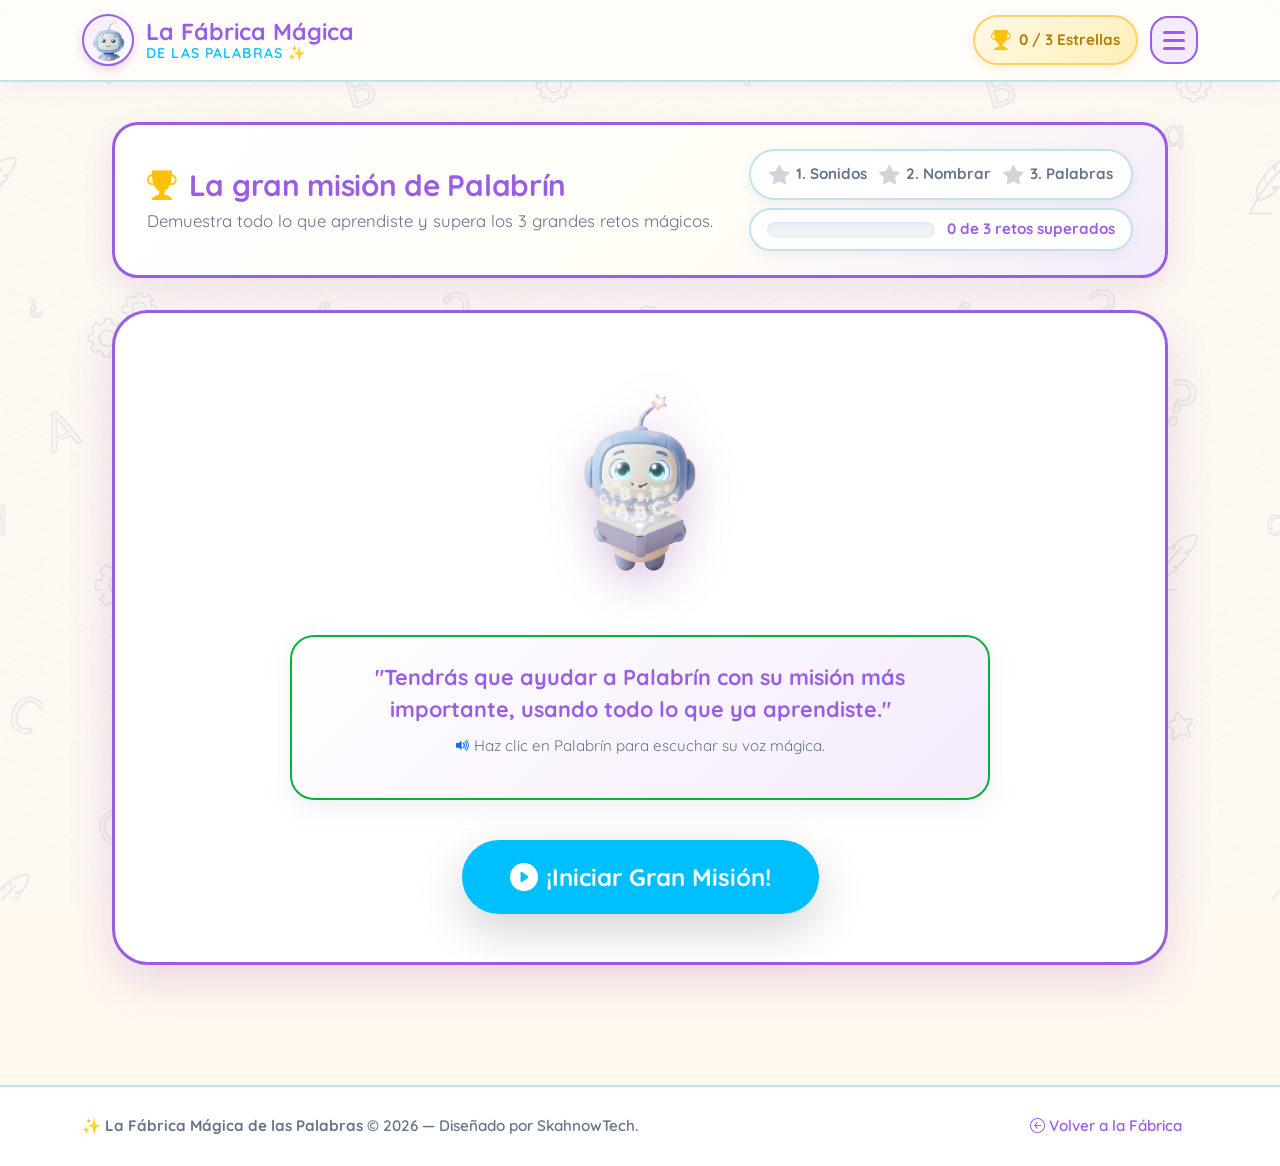
<file: misionPalabrin.html>
<!DOCTYPE html>
<html lang="es">

<head>
  <meta charset="UTF-8">
  <meta name="viewport" content="width=device-width, initial-scale=1.0">
  <title>La gran misión de Palabrín | La Fábrica Mágica</title>
  <link rel="icon" href="assets/images/smile.png" type="image/png">

  <!-- Meta etiquetas SEO y experiencia de usuario infantil -->
  <meta name="description"
    content="Minijuego 5 Final: La gran misión de Palabrín. Supera los 3 mini-retos integrados de sonidos, observación y palabras para salvar la magia de la Fábrica.">
  <meta name="theme-color" content="#791E94">

  <!-- Bootstrap 5 CSS CDN -->
  <link href="https://cdn.jsdelivr.net/npm/bootstrap@5.3.3/dist/css/bootstrap.min.css" rel="stylesheet"
    integrity="sha384-QWTKZyjpPEjISv5WaRU9OFeRpok6YctnYmDr5pNlyT2bRjXh0JMhjY6hW+ALEwIH" crossorigin="anonymous">

  <!-- Bootstrap Icons CDN -->
  <link rel="stylesheet" href="https://cdn.jsdelivr.net/npm/bootstrap-icons@1.11.3/font/bootstrap-icons.min.css">

  <!-- Google Fonts: Quicksand -->
  <link rel="preconnect" href="https://fonts.googleapis.com">
  <link rel="preconnect" href="https://fonts.gstatic.com" crossorigin>
  <link href="https://fonts.googleapis.com/css2?family=Quicksand:wght@400;500;600;700&display=swap" rel="stylesheet">

  <!-- Estilos Globales y Específicos del Minijuego -->
  <link rel="stylesheet" href="css/styles.css">
  <link rel="stylesheet" href="css/misionPalabrin.css">
</head>

<body>

  <!-- ========================================================================
       1. HEADER / BANNER SUPERIOR FIJO (IDÉNTICO AL PROYECTO)
       ======================================================================== -->
  <header class="navbar navbar-expand fixed-top magic-navbar">
    <div class="container-xl d-flex justify-content-between align-items-center">

      <!-- Marca y Avatar del Robot Guardián -->
      <a class="brand-wrapper" href="index.html" title="Ir al inicio de La Fábrica Mágica">
        <div class="brand-avatar">
          <img src="assets/images/smile.png" alt="Robot Guardián sonriente">
        </div>
        <div class="brand-title">
          <span>La Fábrica Mágica</span>
          <span class="brand-subtitle">de las Palabras ✨</span>
        </div>
      </a>

      <!-- Acciones de barra superior: Contador de Estrellas y Menú Hamburguesa -->
      <div class="nav-actions">
        <div class="badge-points d-flex align-items-center gap-2" title="Estrellas de la misión">
          <i class="bi bi-trophy-fill text-warning fs-5"></i>
          <span id="headerCounter">0 / 3 Estrellas</span>
        </div>

        <button id="btnMagicMenu" class="btn-magic-menu" type="button" data-bs-toggle="offcanvas"
          data-bs-target="#offcanvasNav" aria-controls="offcanvasNav" aria-label="Abrir menú de navegación">
          <span class="bar"></span>
          <span class="bar"></span>
          <span class="bar"></span>
        </button>
      </div>

    </div>
  </header>

  <!-- ========================================================================
       2. MENÚ OFFCANVAS (PANEL LATERAL RESPONSIVO)
       ======================================================================== -->
  <div class="offcanvas offcanvas-end magic-offcanvas" tabindex="-1" id="offcanvasNav"
    aria-labelledby="offcanvasNavLabel">
    <div class="offcanvas-header">
      <h5 class="offcanvas-title" id="offcanvasNavLabel">
        <i class="bi bi-compass text-primary"></i> Menú Mágico
      </h5>
      <button type="button" class="btn-close" data-bs-dismiss="offcanvas" aria-label="Cerrar"></button>
    </div>

    <div class="offcanvas-body d-flex flex-column justify-content-between">
      <nav class="magic-nav-list">
        <a href="index.html" data-audio="assets/audio/inicio.mp3" class="magic-nav-item">
          <span class="nav-icon"><i class="bi bi-house-door-fill"></i></span>
          <span>Inicio</span>
        </a>
        <a href="CajaSorprendente.html" data-audio="assets/audio/caja.mp3" class="magic-nav-item">
          <span class="nav-icon">
            <svg viewBox="0 0 32 32" color="currentColor" fill="currentColor" width="25"
              xmlns="http://www.w3.org/2000/svg">
              <path
                d="M1.735 17.832l12.054 6.081 2.152-6.081-12.053-5.758zM16.211 17.832l2.045 6.027 12.484-6.081-2.422-5.704zM-0.247 7.212l4.144 4.843 12.053-6.134-3.928-5.005zM32.247 7.319 20.246 0.916l-4.09 5.005 12.162 6.134zM3.175 19.353 3.134 25.192l12.713 5.893v-10.98l-1.816 4.736zM16.291 20.105v10.979l12.674-5.893v-5.799l-10.99 5.46z" />
            </svg>
          </span>
          <span>La Caja de las Imágenes Sorprendentes</span>
        </a>
        <a href="QueSonido.html" data-audio="assets/audio/sonido.mp3" class="magic-nav-item">
          <span class="nav-icon">
            <svg viewBox="0 0 32 32" color="currentColor" fill="currentColor" width="25"
              xmlns="http://www.w3.org/2000/svg">
              <path d="M18 30v-2a10.0114 10.0114 0 0 0 10-10h2a12.0134 12.0134 0 0 1-12 12z" />
              <path d="M18 26v-2a6.0066 6.0066 0 0 0 6-6h2a8.0092 8.0092 0 0 1-8 8z" />
              <path d="M18 22v-2a2.0023 2.0023 0 0 0 2-2h2a4.0042 4.0042 0 0 1-4 4z" />
              <path
                d="M10 2a9.01 9.01 0 0 0-9 9h2a7 7 0 0 1 14 0 7.09 7.09 0 0 1-3.501 6.1348L13 17.4229v3.0732a2.9354 2.9354 0 0 1-0.9009 2.1514 4.1824 4.1824 0 0 1-4.6318 1.03A4.0918 4.0918 0 0 1 5 20H3a6.1156 6.1156 0 0 0 3.6694 5.5117 5.7822 5.7822 0 0 0 2.3145 0.4863 6.5854 6.5854 0 0 0 4.4785-1.888A4.94 4.94 0 0 0 15 20.4961v-1.9424A9.1077 9.1077 0 0 0 19 11a9.01 9.01 0 0 0-9-9z" />
            </svg>
          </span>
          <span>¿Qué sonido estás escuchando?</span>
        </a>
        <a href="QueVes.html" data-audio="assets/audio/cuentame.mp3" class="magic-nav-item">
          <span class="nav-icon">
            <svg viewBox="0 0 24 24" color="currentColor" fill="currentColor" stroke-width="2"
              stroke="currentColor" stroke-linecap="round" stroke-linejoin="round" width="25"
              xmlns="http://www.w3.org/2000/svg">
              <path fill="none" d="M5.5 21C2.7 21 1 17 1 12s1.7-9 4.5-9C8.2 3 10 7 10 12s-1.8 9-4.5 9z" />
              <path fill="none"
                d="M18.5 21c-2.7 0-4.5-4-4.5-9s1.8-9 4.5-9c2.8 0 4.5 4 4.5 9s-1.7 9-4.5 9z" />
              <circle cx="4" cy="12" r="3" />
              <circle cx="17" cy="12" r="3" />
            </svg>
          </span>
          <span>¡Cuéntame qué estás viendo!</span>
        </a>
        <a href="unirPalabras.html" data-audio="assets/audio/unamos.mp3" class="magic-nav-item">
          <span class="nav-icon">
            <svg viewBox="0 0 32 32" color="currentColor" fill="currentColor" width="25"
              xmlns="http://www.w3.org/2000/svg" xmlns:xlink="http://www.w3.org/1999/xlink">
              <path
                d="M28 16a1 1 0 0 1-1 1H16a1 1 0 0 1 0-2h11a1 1 0 0 1 1 1zM16 9h11a1 1 0 0 0 0-2H16a1 1 0 0 0 0 2zM27 23H16a1 1 0 0 0 0 2h11a1 1 0 0 0 0-2zM10.2925 5.2925 7 8.5863 5.7075 7.2925a1.0006 1.0006 0 0 0-1.415 1.415l2 2a1 1 0 0 0 1.415 0l4-4a1.0006 1.0006 0 0 0-1.415-1.415zM10.2925 13.2925 7 16.5863 5.7075 15.2925a1.0006 1.0006 0 0 0-1.415 1.415l2 2a1 1 0 0 0 1.415 0l4-4a1.0006 1.0006 0 0 0-1.415-1.415zM10.2925 21.2925 7 24.5863 5.7075 23.2925a1.0006 1.0006 0 0 0-1.415 1.415l2 2a1 1 0 0 0 1.415 0l4-4a1.0006 1.0006 0 0 0-1.415-1.415z" />
            </svg>
          </span>
          <span>Unamos las palabras con sus imágenes</span>
        </a>
        <a href="misionPalabrin.html" data-audio="assets/audio/mision.mp3" class="magic-nav-item active">
          <span class="nav-icon"><i class="bi bi-trophy-fill"></i></span>
          <span>La gran misión de Palabrín</span>
        </a>
        <a href="infoOVA.html" data-audio="assets/audio/OVA.mp3" class="magic-nav-item">
          <span class="nav-icon">
            <svg viewBox="0 0 32 32" color="currentColor" fill="currentColor" width="25"
              xmlns="http://www.w3.org/2000/svg" xmlns:xlink="http://www.w3.org/1999/xlink">
              <rect width="2" height="20" x="2" y="6" />
              <rect width="2" height="24" x="6" y="4" />
              <rect width="12" height="2" x="14" y="22" />
              <rect width="12" height="2" x="14" y="16" />
              <path
                d="M29.7 9.3l-7-7C22.5 2.1 22.3 2 22 2H12c-1.1 0-2 0.9-2 2v24c0 1.1 0.9 2 2 2h16c1.1 0 2-0.9 2-2V10c0-0.3-0.1-0.5-0.3-0.7zM22 4.4 27.6 10H22zM28 28H12V4h8v6c0 1.1 0.9 2 2 2h6z" />
            </svg>
          </span>
          <span>Sobre la OVA</span>
        </a>
      </nav>

      <div class="text-center p-3 rounded-4 bg-white border border-info-subtle mt-4">
        <small class="text-muted fw-bold">
          <i class="bi bi-lightbulb text-warning me-1"></i> ¡Aprender jugando es la clave!
        </small>
      </div>
    </div>
  </div>

  <!-- ========================================================================
       3. CONTENEDOR PRINCIPAL
       ======================================================================== -->
  <main class="main-wrapper">
    <div class="container-xl game-container">

      <!-- ENCABEZADO Y BARRA DE PROGRESO DE LA MISIÓN -->
      <section data-audio="assets/audio/instruFinal.mp3" class="mission-header-card d-flex flex-column flex-md-row justify-content-between align-items-md-center gap-3">
        <div>
          <h1 class="mission-title">
            <i class="bi bi-trophy-fill text-warning"></i> La gran misión de Palabrín
          </h1>
          <p class="mission-subtitle">
            Demuestra todo lo que aprendiste y supera los 3 grandes retos mágicos.
          </p>
        </div>

        <!-- Rastreador visual de las 3 Estrellas de la Misión -->
        <div class="d-flex flex-column align-items-end gap-2">
          <div class="mission-stars-tracker">
            <div id="starBadge1" class="mission-star-badge" title="Reto 1: Los Sonidos Mágicos">
              <i class="bi bi-star-fill"></i>
              <span>1. Sonidos</span>
            </div>
            <div id="starBadge2" class="mission-star-badge" title="Reto 2: Nombrar y Observar">
              <i class="bi bi-star-fill"></i>
              <span>2. Nombrar</span>
            </div>
            <div id="starBadge3" class="mission-star-badge" title="Reto 3: Palabras Mágicas">
              <i class="bi bi-star-fill"></i>
              <span>3. Palabras</span>
            </div>
          </div>

          <div class="progress-wrapper w-100">
            <div class="progress-custom">
              <div id="gameProgressBar" class="progress-bar-magic" role="progressbar" aria-valuenow="0"
                aria-valuemin="0" aria-valuemax="100"></div>
            </div>
            <span id="gameProgressCount" class="progress-text">0 de 3 retos superados</span>
          </div>
        </div>
      </section>

      <!-- ====================================================================
           PANTALLA 1: CONFIRMACIÓN DE INICIO DE LA MISIÓN CON PALABRÍN
           ==================================================================== -->
      <section id="screenIntro" aria-labelledby="introTitle">
        <div class="intro-card">
          <h2 id="introTitle" class="visually-hidden">Instrucciones de la Misión Final</h2>

          <!-- Mascota Robot Palabrín Interactiva con audio -->
          <div class="mb-3">
            <img id="robotIntroImg" src="assets/images/instrucciones.png"
              data-audio="assets/audio/subti5.mp3"
              alt="Robot Palabrín explicando la gran misión final" class="intro-robot-img animate-bounce"
              title="¡Haz clic en mí para escuchar las instrucciones!"
              onerror="this.src='assets/images/contento.png'">
          </div>

          <!-- Globo de diálogo de Instrucciones -->
          <div class="intro-speech" data-audio="assets/audio/subti5.mp3" style="cursor: pointer;" title="Toca para escuchar">
            <p class="intro-speech-text">
              "Tendrás que ayudar a Palabrín con su misión más importante, usando todo lo que ya aprendiste."
            </p>
            <p class="intro-speech-hint">
              <i class="bi bi-volume-up-fill text-primary"></i> Haz clic en Palabrín para escuchar su voz mágica.
            </p>
          </div>

          <!-- Botón de Iniciar Gran Misión -->
          <div>
            <button type="button" id="btnStartGame" class="btn-kid btn-primary-kid fs-4 px-5 py-3 shadow-lg"
              data-audio="assets/audio/comienza.mp3">
              <i class="bi bi-play-circle-fill fs-3"></i> ¡Iniciar Gran Misión!
            </button>
          </div>
        </div>
      </section>

      <!-- ====================================================================
           PANTALLA 2: ARENA DE LOS 3 RETOS INTEGRADOS
           ==================================================================== -->
      <section id="screenGame" aria-labelledby="gameBoardTitle">
        <h2 id="gameBoardTitle" class="visually-hidden">Etapa de la Gran Misión</h2>

        <!-- Banner de Feedback Dinámico de Palabrín -->
        <div data-audio="assets/audio/instruFinal.mp3" class="palabrin-feedback-banner" id="palabrinFeedbackBanner" role="status" aria-live="polite">
          <img id="feedbackAvatar" src="assets/images/senalando.png" alt="Palabrín" class="feedback-avatar">
          <p id="feedbackText" class="feedback-text">
            ¡Prepárate para el <strong>primer reto</strong> de la misión!
          </p>
        </div>

        <!-- Tarjeta dinámica del Reto Activo -->
        <div class="challenge-stage-card" id="challengeStageCard">
          
          <!-- Encabezado del Reto y Contador de Ejercicios -->
          <div class="challenge-badge-header">
            <div id="currentRetoBadge">
              <span class="current-reto-pill">
                <i class="bi bi-lightning-charge-fill"></i> Reto 1: Los Sonidos Mágicos
              </span>
            </div>
            <div id="currentExerciseBadge">
              <span class="current-exercise-pill">Ejercicio 1 de 3</span>
            </div>
          </div>

          <!-- Área dinámica del contenido del reto (generada por JS) -->
          <div id="challengeContentArea">
            <!-- Inyectado por js/misionPalabrin.js -->
          </div>

          <!-- Pista amigable de Palabrín (si se equivoca) -->
          <div id="hintArea" style="display: none;"></div>

        </div>
      </section>

      <!-- ====================================================================
           PANTALLA 3: FINALIZACIÓN DE LA MISIÓN (EXACTAMENTE 3 OPCIONES)
           ==================================================================== -->
      <section id="screenVictory" aria-labelledby="victoryTitle">
        <div class="victory-card">
          <!-- Palabrín celebrando emocionado con trofeo -->
          <img src="assets/images/emocionado.png" alt="Palabrín celebrando la gran victoria"
            class="victory-robot-img" onerror="this.src='assets/images/contento.png'">

          <h2 id="victoryTitle" class="victory-title">¡GRAN MISIÓN CUMPLIDA! 🏆🎉✨</h2>
          <p class="victory-subtitle">
            ¡Felicitaciones, pequeño gran inventor de palabras! Has ayudado a Palabrín a completar su misión más importante. ¡Toda la Fábrica Mágica está llena de alegría y magia gracias a ti!
          </p>

          <!-- Las 3 Grandes Estrellas de la Misión -->
          <div class="final-trophy-stars" aria-label="3 Estrellas de oro conseguidas">
            <i class="bi bi-star-fill"></i>
            <i class="bi bi-star-fill"></i>
            <i class="bi bi-star-fill"></i>
          </div>

          <!-- EXACTAMENTE LAS 3 OPCIONES REQUERIDAS (ÚLTIMO JUEGO) -->
          <div class="victory-actions">
            <!-- Opción 1: Menú Principal -->
            <a href="index.html" class="btn-kid btn-secondary-kid victory-btn"
              data-audio="assets/audio/inicio.mp3">
              <i class="bi bi-house-door-fill"></i> Menú Principal
            </a>

            <!-- Opción 2: Reiniciar Juego -->
            <button type="button" data-audio="assets/audio/reiniciar.mp3" id="btnRestartGame"
              class="btn-kid btn-primary-kid victory-btn">
              <i class="bi bi-arrow-clockwise"></i> Reiniciar Misión
            </button>

            <!-- Opción 3: Juego Anterior -->
            <a href="unirPalabras.html" class="btn-kid btn-emerald-kid victory-btn"
              data-audio="assets/audio/unamos.mp3">
              <i class="bi bi-arrow-left-circle-fill"></i> Juego Anterior: Unamos las Palabras con sus Imágenes
            </a>
          </div>
        </div>
      </section>

    </div>
  </main>

  <!-- ========================================================================
       4. FOOTER LÚDICO Y EDUCATIVO (IDÉNTICO AL PROYECTO)
       ======================================================================== -->
  <footer class="magic-footer">
    <div class="container-xl">
      <div class="d-flex flex-column flex-sm-row justify-content-between align-items-center gap-2">
        <p class="m-0 fw-semibold">
          ✨ <strong>La Fábrica Mágica de las Palabras</strong> &copy; 2026 &mdash; Diseñado por SkahnowTech.
        </p>
        <div>
          <a href="index.html" class="me-3"><i class="bi bi-arrow-left-circle"></i> Volver a la Fábrica</a>
        </div>
      </div>
    </div>
  </footer>

  <!-- ========================================================================
       SCRIPTS: BOOTSTRAP 5 + MAIN JS + MISION PALABRIN JS
       ======================================================================== -->
  <script src="https://cdn.jsdelivr.net/npm/bootstrap@5.3.3/dist/js/bootstrap.bundle.min.js"
    integrity="sha384-YvpcrYf0tY3lHB60NNkmXc5s9fDVZLESaAA55NDzOxhy9GkcIdslK1eN7N6jIeHz"
    crossorigin="anonymous"></script>
  <script src="js/main.js"></script>
  <script src="js/misionPalabrin.js"></script>
</body>

</html>
</file>
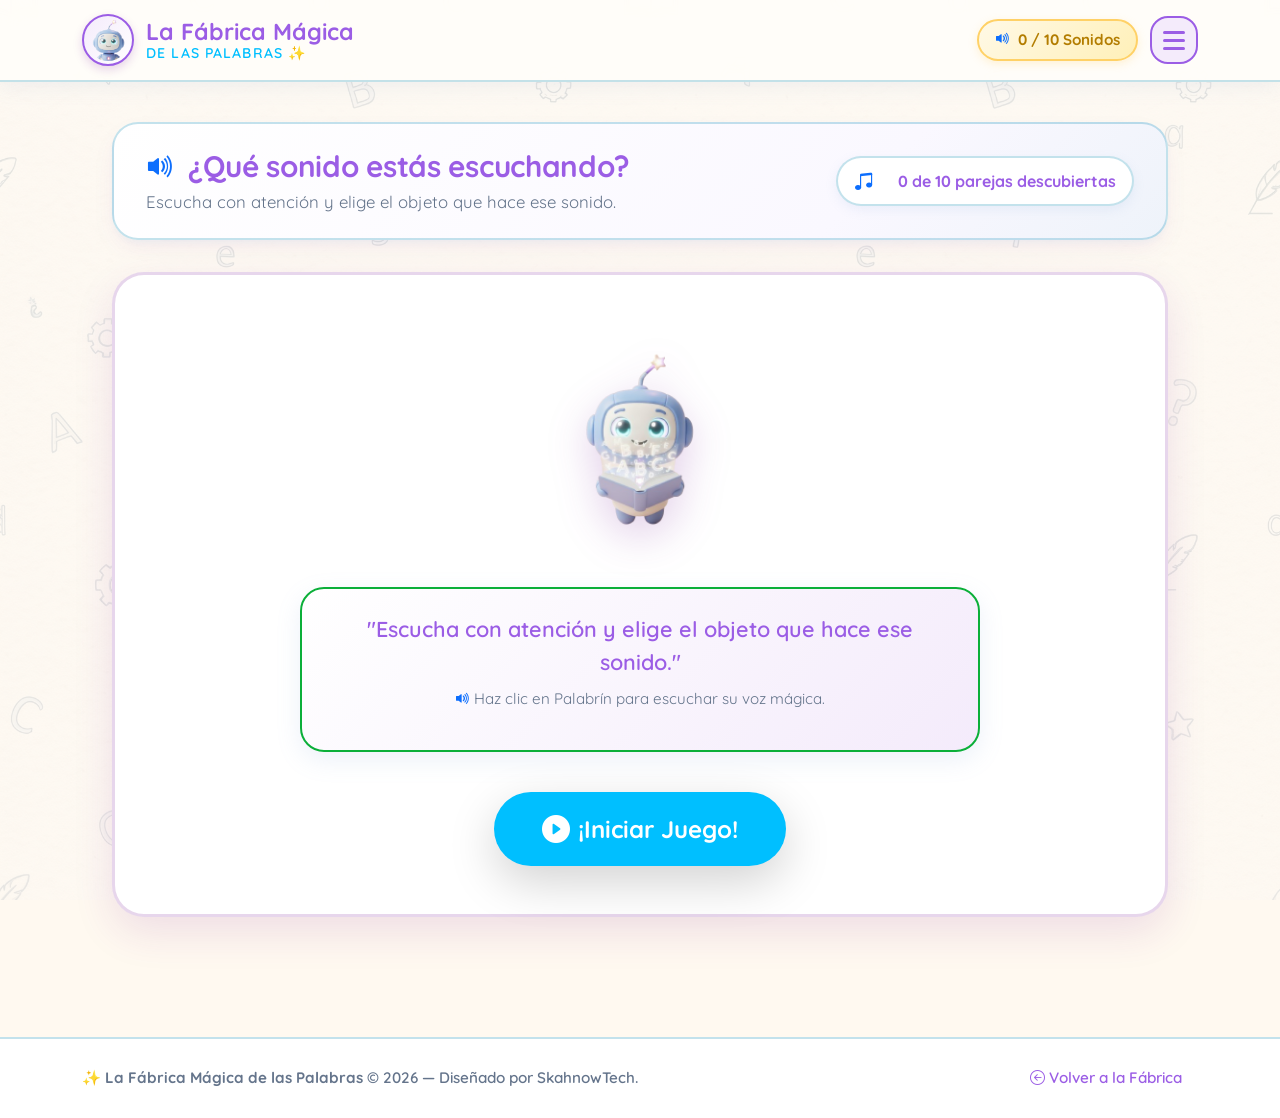
<file: QueSonido.html>
<!DOCTYPE html>
<html lang="es">

<head>
  <meta charset="UTF-8">
  <meta name="viewport" content="width=device-width, initial-scale=1.0">
  <title>¿Qué sonido estás escuchando? | La Fábrica Mágica</title>
  <link rel="icon" href="assets/images/smile.png" type="image/png">

  <!-- Meta etiquetas SEO y experiencia de usuario infantil -->
  <meta name="description"
    content="Minijuego 2: ¿Qué sonido estás escuchando? Escucha con atención y empareja cada sonido mágico con el objeto que lo produce con Palabrín.">
  <meta name="theme-color" content="#791E94">

  <!-- Bootstrap 5 CSS CDN -->
  <link href="https://cdn.jsdelivr.net/npm/bootstrap@5.3.3/dist/css/bootstrap.min.css" rel="stylesheet"
    integrity="sha384-QWTKZyjpPEjISv5WaRU9OFeRpok6YctnYmDr5pNlyT2bRjXh0JMhjY6hW+ALEwIH" crossorigin="anonymous">

  <!-- Bootstrap Icons CDN -->
  <link rel="stylesheet" href="https://cdn.jsdelivr.net/npm/bootstrap-icons@1.11.3/font/bootstrap-icons.min.css">

  <!-- Google Fonts: Quicksand -->
  <link rel="preconnect" href="https://fonts.googleapis.com">
  <link rel="preconnect" href="https://fonts.gstatic.com" crossorigin>
  <link href="https://fonts.googleapis.com/css2?family=Quicksand:wght@400;500;600;700&display=swap" rel="stylesheet">

  <!-- Estilos Globales y Específicos del Minijuego -->
  <link rel="stylesheet" href="css/styles.css">
  <link rel="stylesheet" href="css/queSonido.css">
</head>

<body>

  <!-- ========================================================================
       1. HEADER / BANNER SUPERIOR FIJO (IDÉNTICO A INDEX)
       ======================================================================== -->
  <header class="navbar navbar-expand fixed-top magic-navbar">
    <div class="container-xl d-flex justify-content-between align-items-center">

      <!-- Marca y Avatar del Robot Guardián -->
      <a class="brand-wrapper" href="index.html" title="Ir al inicio de La Fábrica Mágica">
        <div class="brand-avatar">
          <img src="assets/images/smile.png" alt="Robot Guardián sonriente">
        </div>
        <div class="brand-title">
          <span>La Fábrica Mágica</span>
          <span class="brand-subtitle">de las Palabras ✨</span>
        </div>
      </a>

      <!-- Acciones de barra superior: Contador de sonidos y Menú Hamburguesa -->
      <div class="nav-actions">
        <div class="badge-points d-flex align-items-center gap-2" title="Progreso de parejas de sonido descubiertas">
          <i class="bi bi-volume-up-fill text-primary"></i>
          <span id="headerCounter">0 / 6 Sonidos</span>
        </div>

        <button id="btnMagicMenu" class="btn-magic-menu" type="button" data-bs-toggle="offcanvas"
          data-bs-target="#offcanvasNav" aria-controls="offcanvasNav" aria-label="Abrir menú de navegación">
          <span class="bar"></span>
          <span class="bar"></span>
          <span class="bar"></span>
        </button>
      </div>

    </div>
  </header>

  <!-- ========================================================================
       2. MENÚ OFFCANVAS (PANEL LATERAL RESPONSIVO)
       ======================================================================== -->
  <div class="offcanvas offcanvas-end magic-offcanvas" tabindex="-1" id="offcanvasNav"
    aria-labelledby="offcanvasNavLabel">
    <div class="offcanvas-header">
      <h5 class="offcanvas-title" id="offcanvasNavLabel">
        <i class="bi bi-compass text-primary"></i> Menú Mágico
      </h5>
      <button type="button" class="btn-close" data-bs-dismiss="offcanvas" aria-label="Cerrar"></button>
    </div>

    <div class="offcanvas-body d-flex flex-column justify-content-between">
      <nav class="magic-nav-list">
        <a href="index.html" data-audio="assets/audio/inicio.mp3" class="magic-nav-item">
          <span class="nav-icon"><i class="bi bi-house-door-fill"></i></span>
          <span>Inicio</span>
        </a>
        <a href="CajaSorprendente.html" data-audio="assets/audio/caja.mp3" class="magic-nav-item">
          <span class="nav-icon">
            <svg viewBox="0 0 32 32" color="currentColor" fill="currentColor" width="25"
              xmlns="http://www.w3.org/2000/svg">
              <path
                d="M1.735 17.832l12.054 6.081 2.152-6.081-12.053-5.758zM16.211 17.832l2.045 6.027 12.484-6.081-2.422-5.704zM-0.247 7.212l4.144 4.843 12.053-6.134-3.928-5.005zM32.247 7.319 20.246 0.916l-4.09 5.005 12.162 6.134zM3.175 19.353 3.134 25.192l12.713 5.893v-10.98l-1.816 4.736zM16.291 20.105v10.979l12.674-5.893v-5.799l-10.99 5.46z" />
            </svg>
          </span>
          <span>La Caja de las Imágenes Sorprendentes</span>
        </a>
        <a href="QueSonido.html" data-audio="assets/audio/sonido.mp3" class="magic-nav-item active">
          <span class="nav-icon">
            <svg viewBox="0 0 32 32" color="currentColor" fill="currentColor" width="25"
              xmlns="http://www.w3.org/2000/svg">
              <path d="M18 30v-2a10.0114 10.0114 0 0 0 10-10h2a12.0134 12.0134 0 0 1-12 12z" />
              <path d="M18 26v-2a6.0066 6.0066 0 0 0 6-6h2a8.0092 8.0092 0 0 1-8 8z" />
              <path d="M18 22v-2a2.0023 2.0023 0 0 0 2-2h2a4.0042 4.0042 0 0 1-4 4z" />
              <path
                d="M10 2a9.01 9.01 0 0 0-9 9h2a7 7 0 0 1 14 0 7.09 7.09 0 0 1-3.501 6.1348L13 17.4229v3.0732a2.9354 2.9354 0 0 1-0.9009 2.1514 4.1824 4.1824 0 0 1-4.6318 1.03A4.0918 4.0918 0 0 1 5 20H3a6.1156 6.1156 0 0 0 3.6694 5.5117 5.7822 5.7822 0 0 0 2.3145 0.4863 6.5854 6.5854 0 0 0 4.4785-1.888A4.94 4.94 0 0 0 15 20.4961v-1.9424A9.1077 9.1077 0 0 0 19 11a9.01 9.01 0 0 0-9-9z" />
            </svg>
          </span>
          <span>¿Qué sonido estás escuchando?</span>
        </a>
        <a href="QueVes.html" data-audio="assets/audio/cuentame.mp3" class="magic-nav-item">
          <span class="nav-icon">
            <svg viewBox="0 0 24 24" color="currentColor" fill="currentColor" stroke-width="2" stroke="currentColor"
              stroke-linecap="round" stroke-linejoin="round" width="25" xmlns="http://www.w3.org/2000/svg">
              <path fill="none" d="M5.5 21C2.7 21 1 17 1 12s1.7-9 4.5-9C8.2 3 10 7 10 12s-1.8 9-4.5 9z" />
              <path fill="none" d="M18.5 21c-2.7 0-4.5-4-4.5-9s1.8-9 4.5-9c2.8 0 4.5 4 4.5 9s-1.7 9-4.5 9z" />
              <circle cx="4" cy="12" r="3" />
              <circle cx="17" cy="12" r="3" />
            </svg>
          </span>
          <span>¡Cuéntame qué estás viendo!</span>
        </a>
        <a href="unirPalabras.html" data-audio="assets/audio/unamos.mp3" class="magic-nav-item">
          <span class="nav-icon">
            <svg viewBox="0 0 32 32" color="currentColor" fill="currentColor" width="25"
              xmlns="http://www.w3.org/2000/svg" xmlns:xlink="http://www.w3.org/1999/xlink">
              <path
                d="M28 16a1 1 0 0 1-1 1H16a1 1 0 0 1 0-2h11a1 1 0 0 1 1 1zM16 9h11a1 1 0 0 0 0-2H16a1 1 0 0 0 0 2zM27 23H16a1 1 0 0 0 0 2h11a1 1 0 0 0 0-2zM10.2925 5.2925 7 8.5863 5.7075 7.2925a1.0006 1.0006 0 0 0-1.415 1.415l2 2a1 1 0 0 0 1.415 0l4-4a1.0006 1.0006 0 0 0-1.415-1.415zM10.2925 13.2925 7 16.5863 5.7075 15.2925a1.0006 1.0006 0 0 0-1.415 1.415l2 2a1 1 0 0 0 1.415 0l4-4a1.0006 1.0006 0 0 0-1.415-1.415zM10.2925 21.2925 7 24.5863 5.7075 23.2925a1.0006 1.0006 0 0 0-1.415 1.415l2 2a1 1 0 0 0 1.415 0l4-4a1.0006 1.0006 0 0 0-1.415-1.415z" />
            </svg>
          </span>
          <span>Unamos las palabras con sus imágenes</span>
        </a>
        <a href="misionPalabrin.html" data-audio="assets/audio/mision.mp3" class="magic-nav-item">
          <span class="nav-icon"><i class="bi bi-trophy-fill"></i></span>
          <span>La gran misión de Palabrín</span>
        </a>
        <a href="infoOVA.html" data-audio="assets/audio/OVA.mp3" class="magic-nav-item">
          <span class="nav-icon">
            <svg viewBox="0 0 32 32" color="currentColor" fill="currentColor" width="25"
              xmlns="http://www.w3.org/2000/svg" xmlns:xlink="http://www.w3.org/1999/xlink">
              <rect width="2" height="20" x="2" y="6" />
              <rect width="2" height="24" x="6" y="4" />
              <rect width="12" height="2" x="14" y="22" />
              <rect width="12" height="2" x="14" y="16" />
              <path
                d="M29.7 9.3l-7-7C22.5 2.1 22.3 2 22 2H12c-1.1 0-2 0.9-2 2v24c0 1.1 0.9 2 2 2h16c1.1 0 2-0.9 2-2V10c0-0.3-0.1-0.5-0.3-0.7zM22 4.4 27.6 10H22zM28 28H12V4h8v6c0 1.1 0.9 2 2 2h6z" />
            </svg>
          </span>
          <span>Sobre la OVA</span>
        </a>
      </nav>

      <div class="text-center p-3 rounded-4 bg-white border border-info-subtle mt-4">
        <small class="text-muted fw-bold">
          <i class="bi bi-lightbulb text-warning me-1"></i> Aprender jugando es la clave.
        </small>
      </div>
    </div>
  </div>

  <!-- ========================================================================
       3. CONTENEDOR PRINCIPAL
       ======================================================================== -->
  <main class="main-wrapper">
    <div class="container-xl game-container">

      <!-- ENCABEZADO Y BARRA DE PROGRESO -->
      <section
        class="game-header-card d-flex flex-column flex-md-row justify-content-between align-items-md-center gap-3"
        data-audio="assets/audio/subti2.mp3">
        <div>
          <h1 class="game-title">
            <i class="bi bi-volume-up-fill text-primary"></i> ¿Qué sonido estás escuchando?
          </h1>
          <p class="game-subtitle">
            Escucha con atención y elige el objeto que hace ese sonido.
          </p>
        </div>

        <!-- Indicador visual del avance -->
        <div class="progress-wrapper">
          <i class="bi bi-music-note-beamed text-primary fs-5"></i>
          <div class="progress-custom">
            <div id="gameProgressBar" class="progress-bar-magic" role="progressbar" aria-valuenow="0" aria-valuemin="0"
              aria-valuemax="100"></div>
          </div>
          <span id="gameProgressCount" class="progress-text">0 de 6 parejas</span>
        </div>
      </section>

      <!-- ====================================================================
           PANTALLA 1: CONFIRMACIÓN DE INICIO CON PALABRÍN
           ==================================================================== -->
      <section id="screenIntro" aria-labelledby="introTitle">
        <div class="intro-card">
          <h2 id="introTitle" class="visually-hidden">Instrucciones del Minijuego 2</h2>

          <!-- Mascota Robot Palabrín Interactiva con data-audio -->
          <div class="mb-3">
            <img id="robotIntroImg" src="assets/images/instrucciones.png" data-audio="assets/audio/instrucSonido.mp3"
              alt="Robot Palabrín explicando instrucciones" class="intro-robot-img animate-bounce"
              title="¡Haz clic en mí para escuchar las instrucciones!" onerror="this.src='assets/images/contento.png'">
          </div>

          <!-- Globo de diálogo de Instrucciones -->
          <div class="intro-speech" data-audio="assets/audio/instrucSonido.mp3" style="cursor: pointer;"
            title="Toca para escuchar">
            <p class="intro-speech-text">
              "Escucha con atención y elige el objeto que hace ese sonido."
            </p>
            <p class="intro-speech-hint">
              <i class="bi bi-volume-up-fill text-primary"></i> Haz clic en Palabrín para escuchar su voz mágica.
            </p>
          </div>

          <!-- Botón de Iniciar Juego -->
          <div>
            <button type="button" id="btnStartGame" class="btn-kid btn-primary-kid fs-4 px-5 py-3 shadow-lg"
              data-audio="assets/audio/comienza.mp3">
              <i class="bi bi-play-circle-fill fs-3"></i> ¡Iniciar Juego!
            </button>
          </div>
        </div>
      </section>

      <!-- ====================================================================
           PANTALLA 2: TABLERO DE JUEGO (IMÁGENES ARRIBA, CAJAS DE SONIDO ABAJO)
           ==================================================================== -->
      <section id="screenGame" aria-labelledby="gameBoardTitle">
        <h2 id="gameBoardTitle" class="visually-hidden">Tablero de Emparejamiento de Sonidos</h2>

        <!-- Banner de Feedback Dinámico de Palabrín -->
        <div class="palabrin-feedback-banner" id="palabrinFeedbackBanner" data-audio="assets/audio/instrucSonido.mp3"
          role="status" aria-live="polite">
          <img id="feedbackAvatar" src="assets/images/senalando.png" alt="Palabrín" class="feedback-avatar">
          <p id="feedbackText" class="feedback-text">
            Toca una <strong>caja de sonido 🔊</strong> para comenzar a escuchar.
          </p>
        </div>

        <!-- SECCIÓN SUPERIOR: OBJETOS / IMÁGENES DISPONIBLES -->
        <div class="mb-4">
          <div class="section-label">
            <i class="bi bi-images text-primary"></i> 1. Elige el objeto que hace el sonido:
          </div>
          <div id="imagesGrid" class="images-grid" role="region" aria-label="Objetos disponibles">
            <!-- Se generará dinámicamente con JS -->
          </div>
        </div>

        <!-- SECCIÓN INFERIOR: CAJAS DE SONIDOS CON EMOJI 🔊 -->
        <div class="mb-4">
          <div class="section-label">
            <i class="bi bi-soundwave text-warning"></i> 2. Cajas de sonido mágicas (toca una para escuchar):
          </div>
          <div id="soundsGrid" class="sounds-grid" role="region" aria-label="Cajas de sonido">
            <!-- Se generará dinámicamente con JS -->
          </div>
        </div>
      </section>

      <!-- ====================================================================
           PANTALLA 3: FINALIZACIÓN DEL JUEGO 2 (4 OPCIONES)
           ==================================================================== -->
      <section id="screenVictory" aria-labelledby="victoryTitle">
        <div class="victory-card">
          <!-- Palabrín celebrando -->
          <img src="assets/images/emocionado.png" alt="Palabrín celebrando emocionado" class="victory-robot-img"
            onerror="this.src='assets/images/contento.png'">

          <h2 id="victoryTitle" class="victory-title">¡Misión Cumplida! 🎉</h2>
          <p class="victory-subtitle">
            ¡Has reconocido y emparejado todos los sonidos con sus objetos mágicos! Palabrín está muy orgulloso de tus
            orejitas mágicas.
          </p>

          <!-- Estrellas de Celebración -->
          <div class="stars-celebration" aria-hidden="true">
            <i class="bi bi-star-fill"></i>
            <i class="bi bi-star-fill"></i>
            <i class="bi bi-star-fill"></i>
            <i class="bi bi-star-fill"></i>
            <i class="bi bi-star-fill"></i>
            <i class="bi bi-star-fill"></i>
          </div>

          <!-- EXACTAMENTE LAS 4 OPCIONES REQUERIDAS -->
          <div class="victory-actions">
            <!-- Opción 1: Menú Principal -->
            <a href="index.html" class="btn-kid btn-secondary-kid victory-btn" data-audio="assets/audio/inicio.mp3">
              <i class="bi bi-house-door-fill"></i> Menú Principal
            </a>

            <!-- Opción 2: Reiniciar Juego -->
            <button type="button" data-audio="assets/audio/reiniciar.mp3" id="btnRestartGame"
              class="btn-kid btn-primary-kid victory-btn">
              <i class="bi bi-arrow-clockwise"></i> Reiniciar Juego
            </button>

            <!-- Opción 3: Juego Anterior -->
            <a href="CajaSorprendente.html" class="btn-kid btn-emerald-kid victory-btn"
              data-audio="assets/audio/caja.mp3">
              <i class="bi bi-arrow-left-circle-fill"></i> Juego Anterior: La Caja de las Imagenes Sorprendentes
            </a>

            <!-- Opción 4: Juego Siguiente -->
            <a href="QueVes.html" class="btn-kid btn-magic-kid victory-btn" data-audio="assets/audio/cuentame.mp3">
              <i class="bi bi-arrow-right-circle-fill"></i> Siguiente Juego: ¡Cuéntame qué estás viendo!
            </a>
          </div>
        </div>
      </section>

    </div>
  </main>

  <!-- ========================================================================
       4. FOOTER LÚDICO Y EDUCATIVO (IDÉNTICO A INDEX)
       ======================================================================== -->
  <footer class="magic-footer">
    <div class="container-xl">
      <div class="d-flex flex-column flex-sm-row justify-content-between align-items-center gap-2">
        <p class="m-0 fw-semibold">
          ✨ <strong>La Fábrica Mágica de las Palabras</strong> &copy; 2026 &mdash; Diseñado por SkahnowTech.
        </p>
        <div>
          <a href="index.html" class="me-3"><i class="bi bi-arrow-left-circle"></i> Volver a la Fábrica</a>
        </div>
      </div>
    </div>
  </footer>

  <!-- ========================================================================
       SCRIPTS: BOOTSTRAP 5 + MAIN JS + QUE SONIDO JS
       ======================================================================== -->
  <script src="https://cdn.jsdelivr.net/npm/bootstrap@5.3.3/dist/js/bootstrap.bundle.min.js"
    integrity="sha384-YvpcrYf0tY3lHB60NNkmXc5s9fDVZLESaAA55NDzOxhy9GkcIdslK1eN7N6jIeHz"
    crossorigin="anonymous"></script>
  <script src="js/main.js"></script>
  <script src="js/QueSonido.js"></script>
</body>

</html>
</file>
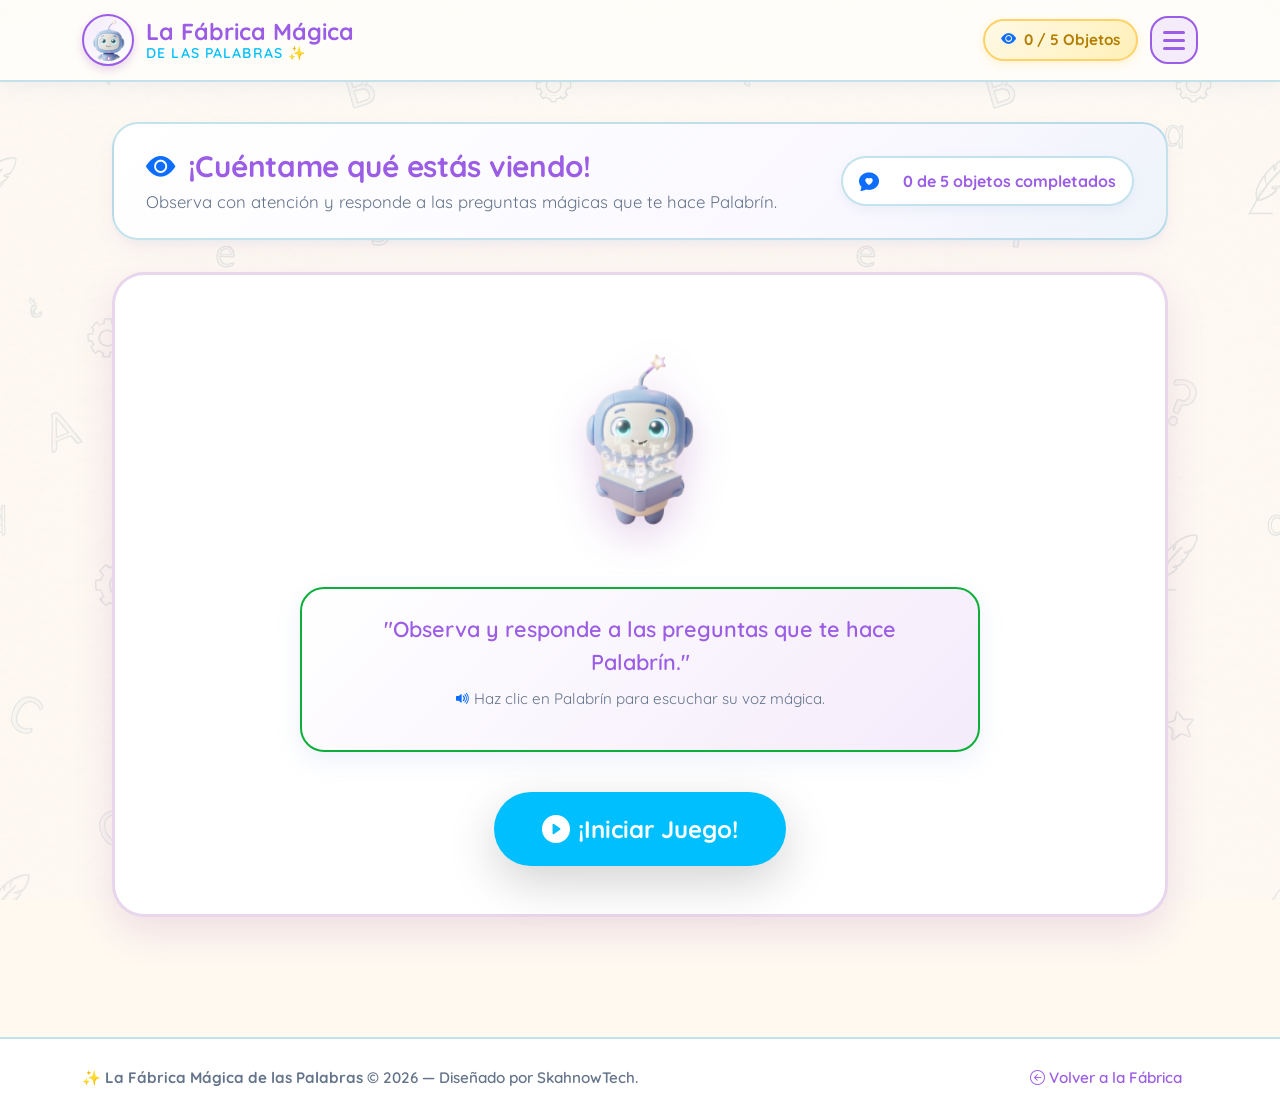
<file: QueVes.html>
<!DOCTYPE html>
<html lang="es">

<head>
  <meta charset="UTF-8">
  <meta name="viewport" content="width=device-width, initial-scale=1.0">
  <title>¡Cuéntame qué estás viendo! | La Fábrica Mágica</title>
  <link rel="icon" href="assets/images/smile.png" type="image/png">

  <!-- Meta etiquetas SEO y experiencia de usuario infantil -->
  <meta name="description"
    content="Minijuego 3: ¡Cuéntame qué estás viendo! Observa los objetos cotidianos y responde a las preguntas lógicas y divertidas que te hace Palabrín.">
  <meta name="theme-color" content="#791E94">

  <!-- Bootstrap 5 CSS CDN -->
  <link href="https://cdn.jsdelivr.net/npm/bootstrap@5.3.3/dist/css/bootstrap.min.css" rel="stylesheet"
    integrity="sha384-QWTKZyjpPEjISv5WaRU9OFeRpok6YctnYmDr5pNlyT2bRjXh0JMhjY6hW+ALEwIH" crossorigin="anonymous">

  <!-- Bootstrap Icons CDN -->
  <link rel="stylesheet" href="https://cdn.jsdelivr.net/npm/bootstrap-icons@1.11.3/font/bootstrap-icons.min.css">

  <!-- Google Fonts: Quicksand -->
  <link rel="preconnect" href="https://fonts.googleapis.com">
  <link rel="preconnect" href="https://fonts.gstatic.com" crossorigin>
  <link href="https://fonts.googleapis.com/css2?family=Quicksand:wght@400;500;600;700&display=swap" rel="stylesheet">

  <!-- Estilos Globales y Específicos del Minijuego -->
  <link rel="stylesheet" href="css/styles.css">
  <link rel="stylesheet" href="css/queVes.css">
</head>

<body>

  <!-- ========================================================================
       1. HEADER / BANNER SUPERIOR FIJO (IDÉNTICO AL PROYECTO)
       ======================================================================== -->
  <header class="navbar navbar-expand fixed-top magic-navbar">
    <div class="container-xl d-flex justify-content-between align-items-center">

      <!-- Marca y Avatar del Robot Guardián -->
      <a class="brand-wrapper" href="index.html" title="Ir al inicio de La Fábrica Mágica">
        <div class="brand-avatar">
          <img src="assets/images/smile.png" alt="Robot Guardián sonriente">
        </div>
        <div class="brand-title">
          <span>La Fábrica Mágica</span>
          <span class="brand-subtitle">de las Palabras ✨</span>
        </div>
      </a>

      <!-- Acciones de barra superior: Contador de objetos y Menú Hamburguesa -->
      <div class="nav-actions">
        <div class="badge-points d-flex align-items-center gap-2" title="Progreso de objetos completados">
          <i class="bi bi-eye-fill text-primary"></i>
          <span id="headerCounter">0 / 5 Objetos</span>
        </div>

        <button id="btnMagicMenu" class="btn-magic-menu" type="button" data-bs-toggle="offcanvas"
          data-bs-target="#offcanvasNav" aria-controls="offcanvasNav" aria-label="Abrir menú de navegación">
          <span class="bar"></span>
          <span class="bar"></span>
          <span class="bar"></span>
        </button>
      </div>

    </div>
  </header>

  <!-- ========================================================================
       2. MENÚ OFFCANVAS (PANEL LATERAL RESPONSIVO)
       ======================================================================== -->
  <div class="offcanvas offcanvas-end magic-offcanvas" tabindex="-1" id="offcanvasNav"
    aria-labelledby="offcanvasNavLabel">
    <div class="offcanvas-header">
      <h5 class="offcanvas-title" id="offcanvasNavLabel">
        <i class="bi bi-compass text-primary"></i> Menú Mágico
      </h5>
      <button type="button" class="btn-close" data-bs-dismiss="offcanvas" aria-label="Cerrar"></button>
    </div>

    <div class="offcanvas-body d-flex flex-column justify-content-between">
      <nav class="magic-nav-list">
        <a href="index.html" data-audio="assets/audio/inicio.mp3" class="magic-nav-item">
          <span class="nav-icon"><i class="bi bi-house-door-fill"></i></span>
          <span>Inicio</span>
        </a>
        <a href="CajaSorprendente.html" data-audio="assets/audio/caja.mp3" class="magic-nav-item">
          <span class="nav-icon">
            <svg viewBox="0 0 32 32" color="currentColor" fill="currentColor" width="25"
              xmlns="http://www.w3.org/2000/svg">
              <path
                d="M1.735 17.832l12.054 6.081 2.152-6.081-12.053-5.758zM16.211 17.832l2.045 6.027 12.484-6.081-2.422-5.704zM-0.247 7.212l4.144 4.843 12.053-6.134-3.928-5.005zM32.247 7.319 20.246 0.916l-4.09 5.005 12.162 6.134zM3.175 19.353 3.134 25.192l12.713 5.893v-10.98l-1.816 4.736zM16.291 20.105v10.979l12.674-5.893v-5.799l-10.99 5.46z" />
            </svg>
          </span>
          <span>La Caja de las Imágenes Sorprendentes</span>
        </a>
        <a href="QueSonido.html" data-audio="assets/audio/sonido.mp3" class="magic-nav-item">
          <span class="nav-icon">
            <svg viewBox="0 0 32 32" color="currentColor" fill="currentColor" width="25"
              xmlns="http://www.w3.org/2000/svg">
              <path d="M18 30v-2a10.0114 10.0114 0 0 0 10-10h2a12.0134 12.0134 0 0 1-12 12z" />
              <path d="M18 26v-2a6.0066 6.0066 0 0 0 6-6h2a8.0092 8.0092 0 0 1-8 8z" />
              <path d="M18 22v-2a2.0023 2.0023 0 0 0 2-2h2a4.0042 4.0042 0 0 1-4 4z" />
              <path
                d="M10 2a9.01 9.01 0 0 0-9 9h2a7 7 0 0 1 14 0 7.09 7.09 0 0 1-3.501 6.1348L13 17.4229v3.0732a2.9354 2.9354 0 0 1-0.9009 2.1514 4.1824 4.1824 0 0 1-4.6318 1.03A4.0918 4.0918 0 0 1 5 20H3a6.1156 6.1156 0 0 0 3.6694 5.5117 5.7822 5.7822 0 0 0 2.3145 0.4863 6.5854 6.5854 0 0 0 4.4785-1.888A4.94 4.94 0 0 0 15 20.4961v-1.9424A9.1077 9.1077 0 0 0 19 11a9.01 9.01 0 0 0-9-9z" />
            </svg>
          </span>
          <span>¿Qué sonido estás escuchando?</span>
        </a>
        <a href="QueVes.html" data-audio="assets/audio/cuentame.mp3" class="magic-nav-item active">
          <span class="nav-icon">
            <svg viewBox="0 0 24 24" color="currentColor" fill="currentColor" stroke-width="2" stroke="currentColor"
              stroke-linecap="round" stroke-linejoin="round" width="25" xmlns="http://www.w3.org/2000/svg">
              <path fill="none" d="M5.5 21C2.7 21 1 17 1 12s1.7-9 4.5-9C8.2 3 10 7 10 12s-1.8 9-4.5 9z" />
              <path fill="none" d="M18.5 21c-2.7 0-4.5-4-4.5-9s1.8-9 4.5-9c2.8 0 4.5 4 4.5 9s-1.7 9-4.5 9z" />
              <circle cx="4" cy="12" r="3" />
              <circle cx="17" cy="12" r="3" />
            </svg>
          </span>
          <span>¡Cuéntame qué estás viendo!</span>
        </a>
        <a href="unirPalabras.html" data-audio="assets/audio/unamos.mp3" class="magic-nav-item">
          <span class="nav-icon">
            <svg viewBox="0 0 32 32" color="currentColor" fill="currentColor" width="25"
              xmlns="http://www.w3.org/2000/svg" xmlns:xlink="http://www.w3.org/1999/xlink">
              <path
                d="M28 16a1 1 0 0 1-1 1H16a1 1 0 0 1 0-2h11a1 1 0 0 1 1 1zM16 9h11a1 1 0 0 0 0-2H16a1 1 0 0 0 0 2zM27 23H16a1 1 0 0 0 0 2h11a1 1 0 0 0 0-2zM10.2925 5.2925 7 8.5863 5.7075 7.2925a1.0006 1.0006 0 0 0-1.415 1.415l2 2a1 1 0 0 0 1.415 0l4-4a1.0006 1.0006 0 0 0-1.415-1.415zM10.2925 13.2925 7 16.5863 5.7075 15.2925a1.0006 1.0006 0 0 0-1.415 1.415l2 2a1 1 0 0 0 1.415 0l4-4a1.0006 1.0006 0 0 0-1.415-1.415zM10.2925 21.2925 7 24.5863 5.7075 23.2925a1.0006 1.0006 0 0 0-1.415 1.415l2 2a1 1 0 0 0 1.415 0l4-4a1.0006 1.0006 0 0 0-1.415-1.415z" />
            </svg>
          </span>
          <span>Unamos las palabras con sus imágenes</span>
        </a>
        <a href="misionPalabrin.html" data-audio="assets/audio/mision.mp3" class="magic-nav-item">
          <span class="nav-icon"><i class="bi bi-trophy-fill"></i></span>
          <span>La gran misión de Palabrín</span>
        </a>
        <a href="infoOVA.html" data-audio="assets/audio/OVA.mp3" class="magic-nav-item">
          <span class="nav-icon">
            <svg viewBox="0 0 32 32" color="currentColor" fill="currentColor" width="25"
              xmlns="http://www.w3.org/2000/svg" xmlns:xlink="http://www.w3.org/1999/xlink">
              <rect width="2" height="20" x="2" y="6" />
              <rect width="2" height="24" x="6" y="4" />
              <rect width="12" height="2" x="14" y="22" />
              <rect width="12" height="2" x="14" y="16" />
              <path
                d="M29.7 9.3l-7-7C22.5 2.1 22.3 2 22 2H12c-1.1 0-2 0.9-2 2v24c0 1.1 0.9 2 2 2h16c1.1 0 2-0.9 2-2V10c0-0.3-0.1-0.5-0.3-0.7zM22 4.4 27.6 10H22zM28 28H12V4h8v6c0 1.1 0.9 2 2 2h6z" />
            </svg>
          </span>
          <span>Sobre la OVA</span>
        </a>
      </nav>

      <div class="text-center p-3 rounded-4 bg-white border border-info-subtle mt-4">
        <small class="text-muted fw-bold">
          <i class="bi bi-lightbulb text-warning me-1"></i> ¡Aprender jugando es la clave!
        </small>
      </div>
    </div>
  </div>

  <!-- ========================================================================
       3. CONTENEDOR PRINCIPAL
       ======================================================================== -->
  <main class="main-wrapper">
    <div class="container-xl game-container">

      <!-- ENCABEZADO Y BARRA DE PROGRESO -->
      <section data-audio="assets/audio/subti3.mp3"
        class="game-header-card d-flex flex-column flex-md-row justify-content-between align-items-md-center gap-3">
        <div>
          <h1 class="game-title">
            <i class="bi bi-eye-fill text-primary"></i> ¡Cuéntame qué estás viendo!
          </h1>
          <p class="game-subtitle">
            Observa con atención y responde a las preguntas mágicas que te hace Palabrín.
          </p>
        </div>

        <!-- Indicador visual del avance -->
        <div class="progress-wrapper">
          <i class="bi bi-chat-heart-fill text-primary fs-5"></i>
          <div class="progress-custom">
            <div id="gameProgressBar" class="progress-bar-magic" role="progressbar" aria-valuenow="0" aria-valuemin="0"
              aria-valuemax="100"></div>
          </div>
          <span id="gameProgressCount" class="progress-text">0 de 5 objetos</span>
        </div>
      </section>

      <!-- ====================================================================
           PANTALLA 1: CONFIRMACIÓN DE INICIO CON PALABRÍN
           ==================================================================== -->
      <section id="screenIntro" aria-labelledby="introTitle">
        <div class="intro-card">
          <h2 id="introTitle" class="visually-hidden">Instrucciones del Minijuego 3</h2>

          <!-- Mascota Robot Palabrín Interactiva con audio -->
          <div class="mb-3">
            <img id="robotIntroImg" src="assets/images/instrucciones.png" data-audio="assets/audio/elige.mp3"
              alt="Robot Palabrín explicando instrucciones" class="intro-robot-img animate-bounce"
              title="¡Haz clic en mí para escuchar las instrucciones!" onerror="this.src='assets/images/contento.png'">
          </div>

          <!-- Globo de diálogo de Instrucciones -->
          <div class="intro-speech" data-audio="assets/audio/elige.mp3" style="cursor: pointer;"
            title="Toca para escuchar">
            <p class="intro-speech-text">
              "Observa y responde a las preguntas que te hace Palabrín."
            </p>
            <p class="intro-speech-hint">
              <i class="bi bi-volume-up-fill text-primary"></i> Haz clic en Palabrín para escuchar su voz mágica.
            </p>
          </div>

          <!-- Botón de Iniciar Juego -->
          <div>
            <button type="button" id="btnStartGame" class="btn-kid btn-primary-kid fs-4 px-5 py-3 shadow-lg"
              data-audio="assets/audio/comienza.mp3">
              <i class="bi bi-play-circle-fill fs-3"></i> ¡Iniciar Juego!
            </button>
          </div>
        </div>
      </section>

      <!-- ====================================================================
           PANTALLA 2: TABLERO DE TARJETAS DE OBJETOS COTIDIANOS
           ==================================================================== -->
      <section id="screenGame" aria-labelledby="gameBoardTitle">
        <h2 id="gameBoardTitle" class="visually-hidden">Tablero de Tarjetas de Objetos</h2>

        <div class="mb-4">
          <div class="section-label" data-audio="assets/audio/elige.mp3">
            <i class="bi bi-hand-index-thumb-fill text-warning"></i> Toca un objeto o animalito para conversar con
            Palabrín:
          </div>
          <div id="objectsGrid" class="objects-board" role="region" aria-label="Tarjetas de objetos disponibles">
            <!-- Se inyecta dinámicamente con js/QueVes.js -->
          </div>
        </div>
      </section>

      <!-- ====================================================================
           MODAL INTERACTIVO DE PREGUNTAS (SPOTLIGHT / OVERLAY)
           ==================================================================== -->
      <div id="spotlightModal" class="spotlight-overlay" role="dialog" aria-modal="true"
        aria-labelledby="spotlightObjectName">
        <div class="spotlight-card">

          <!-- Encabezado del diálogo: Paso actual y puntos de avance -->
          <div class="spotlight-header">
            <span id="questionStepBadge" class="question-step-badge">
              <i class="bi bi-patch-question-fill"></i> Pregunta 1 de 3
            </span>
            <div id="questionDots" class="question-dots" aria-hidden="true">
              <span class="q-dot active"></span>
              <span class="q-dot"></span>
              <span class="q-dot"></span>
            </div>
          </div>

          <!-- Figura destacada del objeto actual -->
          <div id="spotlightFigure" class="spotlight-figure">
            <!-- SVG del objeto seleccionado -->
          </div>

          <h3 id="spotlightObjectName" class="spotlight-object-name">Nombre del Objeto</h3>

          <!-- Globo de Pregunta con el Avatar de Palabrín -->
          <div class="palabrin-question-box">
            <img id="questionAvatar" src="assets/images/senalando.png" alt="Palabrín preguntando"
              class="question-avatar" onerror="this.src='assets/images/smile.png'">
            <div class="question-text-wrapper">
              <p id="questionText" class="question-text">
                ¿Qué es esto que estamos viendo?
              </p>
              <div class="question-instruction">
                <i class="bi bi-mic-fill text-primary"></i> ¡Responde fuerte y claro con tu propia voz!
              </div>
            </div>
          </div>

          <!-- Botones de Acción: Repetir pregunta y Confirmar respuesta -->
          <div class="spotlight-actions">
            <button type="button" id="btnRepeatQuestion" class="btn-kid btn-secondary-kid btn-repeat-q shadow-sm"
              title="Escuchar la pregunta de nuevo">
              <i class="bi bi-volume-up-fill fs-5"></i> Escuchar Pregunta
            </button>
            <button type="button" id="btnNextQuestion" class="btn-kid btn-emerald-kid btn-confirm-q shadow-lg">
              <i class="bi bi-check-circle-fill fs-5"></i> ¡Ya respondí! ➡️ Siguiente
            </button>
          </div>

        </div>
      </div>

      <!-- ====================================================================
           PANTALLA 3: FINALIZACIÓN DEL JUEGO (EXACTAMENTE 4 OPCIONES)
           ==================================================================== -->
      <section id="screenVictory" aria-labelledby="victoryTitle">
        <div class="victory-card">
          <!-- Palabrín celebrando emocionado -->
          <img src="assets/images/emocionado.png" alt="Palabrín celebrando emocionado" class="victory-robot-img"
            onerror="this.src='assets/images/contento.png'">

          <h2 id="victoryTitle" class="victory-title">¡Misión Cumplida! 🎉✨</h2>
          <p class="victory-subtitle">
            ¡Has observado con gran atención y respondiste todas las preguntas sobre los <strong>5 objetos
              mágicos</strong>! Palabrín está fascinado con tus respuestas.
          </p>

          <!-- Estrellas de Celebración -->
          <div class="stars-celebration" aria-hidden="true">
            <i class="bi bi-star-fill"></i>
            <i class="bi bi-star-fill"></i>
            <i class="bi bi-star-fill"></i>
            <i class="bi bi-star-fill"></i>
            <i class="bi bi-star-fill"></i>
          </div>

          <!-- EXACTAMENTE LAS 4 OPCIONES REQUERIDAS -->
          <div class="victory-actions">
            <!-- Opción 1: Menú Principal -->
            <a href="index.html" class="btn-kid btn-secondary-kid victory-btn" data-audio="assets/audio/inicio.mp3">
              <i class="bi bi-house-door-fill"></i> Menú Principal
            </a>

            <!-- Opción 2: Reiniciar Juego -->
            <button type="button" data-audio="assets/audio/reiniciar.mp3" id="btnRestartGame"
              class="btn-kid btn-primary-kid victory-btn">
              <i class="bi bi-arrow-clockwise"></i> Reiniciar Juego
            </button>

            <!-- Opción 3: Juego Anterior -->
            <a href="QueSonido.html" class="btn-kid btn-emerald-kid victory-btn" data-audio="assets/audio/sonido.mp3">
              <i class="bi bi-arrow-left-circle-fill"></i> Juego Anterior: ¿Qué Sonido Estás Escuchando?
            </a>

            <!-- Opción 4: Juego Siguiente -->
            <a href="unirPalabras.html" class="btn-kid btn-magic-kid victory-btn" data-audio="assets/audio/unamos.mp3">
              <i class="bi bi-arrow-right-circle-fill"></i> Siguiente Juego: Unamos las Palabras con sus Imágenes
            </a>
          </div>
        </div>
      </section>

    </div>
  </main>

  <!-- ========================================================================
       4. FOOTER LÚDICO Y EDUCATIVO (IDÉNTICO AL PROYECTO)
       ======================================================================== -->
  <footer class="magic-footer">
    <div class="container-xl">
      <div class="d-flex flex-column flex-sm-row justify-content-between align-items-center gap-2">
        <p class="m-0 fw-semibold">
          ✨ <strong>La Fábrica Mágica de las Palabras</strong> &copy; 2026 &mdash; Diseñado por SkahnowTech.
        </p>
        <div>
          <a href="index.html" class="me-3"><i class="bi bi-arrow-left-circle"></i> Volver a la Fábrica</a>
        </div>
      </div>
    </div>
  </footer>

  <!-- ========================================================================
       SCRIPTS: BOOTSTRAP 5 + MAIN JS + QUE VES JS
       ======================================================================== -->
  <script src="https://cdn.jsdelivr.net/npm/bootstrap@5.3.3/dist/js/bootstrap.bundle.min.js"
    integrity="sha384-YvpcrYf0tY3lHB60NNkmXc5s9fDVZLESaAA55NDzOxhy9GkcIdslK1eN7N6jIeHz"
    crossorigin="anonymous"></script>
  <script src="js/main.js"></script>
  <script src="js/QueVes.js"></script>
</body>

</html>
</file>
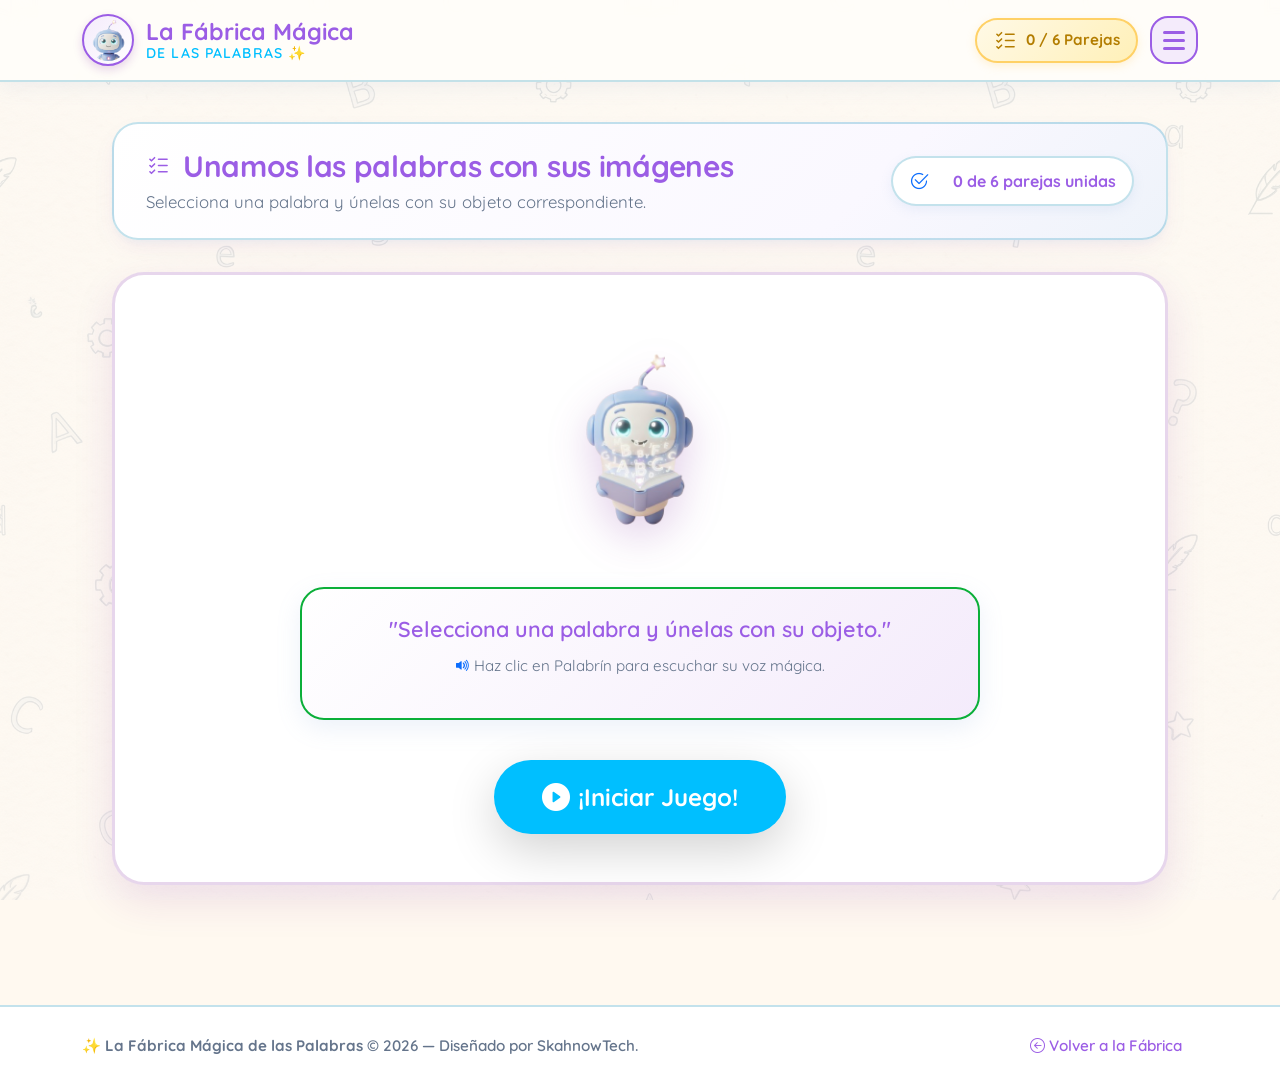
<file: unirPalabras.html>
<!DOCTYPE html>
<html lang="es">

<head>
    <meta charset="UTF-8">
    <meta name="viewport" content="width=device-width, initial-scale=1.0">
    <title>Unamos las palabras con sus imágenes | La Fábrica Mágica</title>
    <link rel="icon" href="assets/images/smile.png" type="image/png">

    <!-- Meta etiquetas SEO y experiencia de usuario infantil -->
    <meta name="description"
        content="Minijuego 4: Unamos las palabras con sus imágenes. Selecciona una palabra escrita en letras grandes y emparéjala con su respectivo objeto cotidiano con Palabrín.">
    <meta name="theme-color" content="#791E94">

    <!-- Bootstrap 5 CSS CDN -->
    <link href="https://cdn.jsdelivr.net/npm/bootstrap@5.3.3/dist/css/bootstrap.min.css" rel="stylesheet"
        integrity="sha384-QWTKZyjpPEjISv5WaRU9OFeRpok6YctnYmDr5pNlyT2bRjXh0JMhjY6hW+ALEwIH" crossorigin="anonymous">

    <!-- Bootstrap Icons CDN -->
    <link rel="stylesheet" href="https://cdn.jsdelivr.net/npm/bootstrap-icons@1.11.3/font/bootstrap-icons.min.css">

    <!-- Google Fonts: Quicksand -->
    <link rel="preconnect" href="https://fonts.googleapis.com">
    <link rel="preconnect" href="https://fonts.gstatic.com" crossorigin>
    <link href="https://fonts.googleapis.com/css2?family=Quicksand:wght@400;500;600;700&display=swap" rel="stylesheet">

    <!-- Estilos Globales y Específicos del Minijuego -->
    <link rel="stylesheet" href="css/styles.css">
    <link rel="stylesheet" href="css/unirPalabras.css">
</head>

<body>

    <!-- ========================================================================
       1. HEADER / BANNER SUPERIOR FIJO (IDÉNTICO AL PROYECTO)
       ======================================================================== -->
    <header class="navbar navbar-expand fixed-top magic-navbar">
        <div class="container-xl d-flex justify-content-between align-items-center">

            <!-- Marca y Avatar del Robot Guardián -->
            <a class="brand-wrapper" href="index.html" title="Ir al inicio de La Fábrica Mágica">
                <div class="brand-avatar">
                    <img src="assets/images/smile.png" alt="Robot Guardián sonriente">
                </div>
                <div class="brand-title">
                    <span>La Fábrica Mágica</span>
                    <span class="brand-subtitle">de las Palabras ✨</span>
                </div>
            </a>

            <!-- Acciones de barra superior: Contador de parejas y Menú Hamburguesa -->
            <div class="nav-actions">
                <div class="badge-points d-flex align-items-center gap-2" title="Progreso de parejas unidas">
                    <svg viewBox="0 0 32 32" color="currentColor" fill="currentColor" width="25"
                        xmlns="http://www.w3.org/2000/svg" xmlns:xlink="http://www.w3.org/1999/xlink">
                        <path
                            d="M28 16a1 1 0 0 1-1 1H16a1 1 0 0 1 0-2h11a1 1 0 0 1 1 1zM16 9h11a1 1 0 0 0 0-2H16a1 1 0 0 0 0 2zM27 23H16a1 1 0 0 0 0 2h11a1 1 0 0 0 0-2zM10.2925 5.2925 7 8.5863 5.7075 7.2925a1.0006 1.0006 0 0 0-1.415 1.415l2 2a1 1 0 0 0 1.415 0l4-4a1.0006 1.0006 0 0 0-1.415-1.415zM10.2925 13.2925 7 16.5863 5.7075 15.2925a1.0006 1.0006 0 0 0-1.415 1.415l2 2a1 1 0 0 0 1.415 0l4-4a1.0006 1.0006 0 0 0-1.415-1.415zM10.2925 21.2925 7 24.5863 5.7075 23.2925a1.0006 1.0006 0 0 0-1.415 1.415l2 2a1 1 0 0 0 1.415 0l4-4a1.0006 1.0006 0 0 0-1.415-1.415z" />
                    </svg>
                    <span id="headerCounter">0 / 6 Parejas</span>
                </div>

                <button id="btnMagicMenu" class="btn-magic-menu" type="button" data-bs-toggle="offcanvas"
                    data-bs-target="#offcanvasNav" aria-controls="offcanvasNav" aria-label="Abrir menú de navegación">
                    <span class="bar"></span>
                    <span class="bar"></span>
                    <span class="bar"></span>
                </button>
            </div>

        </div>
    </header>

    <!-- ========================================================================
       2. MENÚ OFFCANVAS (PANEL LATERAL RESPONSIVO)
       ======================================================================== -->
    <div class="offcanvas offcanvas-end magic-offcanvas" tabindex="-1" id="offcanvasNav"
        aria-labelledby="offcanvasNavLabel">
        <div class="offcanvas-header">
            <h5 class="offcanvas-title" id="offcanvasNavLabel">
                <i class="bi bi-compass text-primary"></i> Menú Mágico
            </h5>
            <button type="button" class="btn-close" data-bs-dismiss="offcanvas" aria-label="Cerrar"></button>
        </div>

        <div class="offcanvas-body d-flex flex-column justify-content-between">
            <nav class="magic-nav-list">
                <a href="index.html" data-audio="assets/audio/inicio.mp3" class="magic-nav-item">
                    <span class="nav-icon"><i class="bi bi-house-door-fill"></i></span>
                    <span>Inicio</span>
                </a>
                <a href="CajaSorprendente.html" data-audio="assets/audio/caja.mp3" class="magic-nav-item">
                    <span class="nav-icon">
                        <svg viewBox="0 0 32 32" color="currentColor" fill="currentColor" width="25"
                            xmlns="http://www.w3.org/2000/svg">
                            <path
                                d="M1.735 17.832l12.054 6.081 2.152-6.081-12.053-5.758zM16.211 17.832l2.045 6.027 12.484-6.081-2.422-5.704zM-0.247 7.212l4.144 4.843 12.053-6.134-3.928-5.005zM32.247 7.319 20.246 0.916l-4.09 5.005 12.162 6.134zM3.175 19.353 3.134 25.192l12.713 5.893v-10.98l-1.816 4.736zM16.291 20.105v10.979l12.674-5.893v-5.799l-10.99 5.46z" />
                        </svg>
                    </span>
                    <span>La Caja de las Imágenes Sorprendentes</span>
                </a>
                <a href="QueSonido.html" data-audio="assets/audio/sonido.mp3" class="magic-nav-item">
                    <span class="nav-icon">
                        <svg viewBox="0 0 32 32" color="currentColor" fill="currentColor" width="25"
                            xmlns="http://www.w3.org/2000/svg">
                            <path d="M18 30v-2a10.0114 10.0114 0 0 0 10-10h2a12.0134 12.0134 0 0 1-12 12z" />
                            <path d="M18 26v-2a6.0066 6.0066 0 0 0 6-6h2a8.0092 8.0092 0 0 1-8 8z" />
                            <path d="M18 22v-2a2.0023 2.0023 0 0 0 2-2h2a4.0042 4.0042 0 0 1-4 4z" />
                            <path
                                d="M10 2a9.01 9.01 0 0 0-9 9h2a7 7 0 0 1 14 0 7.09 7.09 0 0 1-3.501 6.1348L13 17.4229v3.0732a2.9354 2.9354 0 0 1-0.9009 2.1514 4.1824 4.1824 0 0 1-4.6318 1.03A4.0918 4.0918 0 0 1 5 20H3a6.1156 6.1156 0 0 0 3.6694 5.5117 5.7822 5.7822 0 0 0 2.3145 0.4863 6.5854 6.5854 0 0 0 4.4785-1.888A4.94 4.94 0 0 0 15 20.4961v-1.9424A9.1077 9.1077 0 0 0 19 11a9.01 9.01 0 0 0-9-9z" />
                        </svg>
                    </span>
                    <span>¿Qué sonido estás escuchando?</span>
                </a>
                <a href="QueVes.html" data-audio="assets/audio/cuentame.mp3" class="magic-nav-item">
                    <span class="nav-icon">
                        <svg viewBox="0 0 24 24" color="currentColor" fill="currentColor" stroke-width="2"
                            stroke="currentColor" stroke-linecap="round" stroke-linejoin="round" width="25"
                            xmlns="http://www.w3.org/2000/svg">
                            <path fill="none" d="M5.5 21C2.7 21 1 17 1 12s1.7-9 4.5-9C8.2 3 10 7 10 12s-1.8 9-4.5 9z" />
                            <path fill="none"
                                d="M18.5 21c-2.7 0-4.5-4-4.5-9s1.8-9 4.5-9c2.8 0 4.5 4 4.5 9s-1.7 9-4.5 9z" />
                            <circle cx="4" cy="12" r="3" />
                            <circle cx="17" cy="12" r="3" />
                        </svg>
                    </span>
                    <span>¡Cuéntame qué estás viendo!</span>
                </a>
                <a href="unirPalabras.html" data-audio="assets/audio/unamos.mp3" class="magic-nav-item active">
                    <span class="nav-icon">
                        <svg viewBox="0 0 32 32" color="currentColor" fill="currentColor" width="25"
                            xmlns="http://www.w3.org/2000/svg" xmlns:xlink="http://www.w3.org/1999/xlink">
                            <path
                                d="M28 16a1 1 0 0 1-1 1H16a1 1 0 0 1 0-2h11a1 1 0 0 1 1 1zM16 9h11a1 1 0 0 0 0-2H16a1 1 0 0 0 0 2zM27 23H16a1 1 0 0 0 0 2h11a1 1 0 0 0 0-2zM10.2925 5.2925 7 8.5863 5.7075 7.2925a1.0006 1.0006 0 0 0-1.415 1.415l2 2a1 1 0 0 0 1.415 0l4-4a1.0006 1.0006 0 0 0-1.415-1.415zM10.2925 13.2925 7 16.5863 5.7075 15.2925a1.0006 1.0006 0 0 0-1.415 1.415l2 2a1 1 0 0 0 1.415 0l4-4a1.0006 1.0006 0 0 0-1.415-1.415zM10.2925 21.2925 7 24.5863 5.7075 23.2925a1.0006 1.0006 0 0 0-1.415 1.415l2 2a1 1 0 0 0 1.415 0l4-4a1.0006 1.0006 0 0 0-1.415-1.415z" />
                        </svg>
                    </span>
                    <span>Unamos las palabras con sus imágenes</span>
                </a>
                <a href="misionPalabrin.html" data-audio="assets/audio/mision.mp3" class="magic-nav-item">
                    <span class="nav-icon"><i class="bi bi-trophy-fill"></i></span>
                    <span>La gran misión de Palabrín</span>
                </a>
                <a href="infoOVA.html" data-audio="assets/audio/OVA.mp3" class="magic-nav-item">
                    <span class="nav-icon">
                        <svg viewBox="0 0 32 32" color="currentColor" fill="currentColor" width="25"
                            xmlns="http://www.w3.org/2000/svg" xmlns:xlink="http://www.w3.org/1999/xlink">
                            <rect width="2" height="20" x="2" y="6" />
                            <rect width="2" height="24" x="6" y="4" />
                            <rect width="12" height="2" x="14" y="22" />
                            <rect width="12" height="2" x="14" y="16" />
                            <path
                                d="M29.7 9.3l-7-7C22.5 2.1 22.3 2 22 2H12c-1.1 0-2 0.9-2 2v24c0 1.1 0.9 2 2 2h16c1.1 0 2-0.9 2-2V10c0-0.3-0.1-0.5-0.3-0.7zM22 4.4 27.6 10H22zM28 28H12V4h8v6c0 1.1 0.9 2 2 2h6z" />
                        </svg>
                    </span>
                    <span>Sobre la OVA</span>
                </a>
            </nav>

            <div class="text-center p-3 rounded-4 bg-white border border-info-subtle mt-4">
                <small class="text-muted fw-bold">
                    <i class="bi bi-lightbulb text-warning me-1"></i> ¡Aprender jugando es la clave!
                </small>
            </div>
        </div>
    </div>

    <!-- ========================================================================
       3. CONTENEDOR PRINCIPAL
       ======================================================================== -->
    <main class="main-wrapper">
        <div class="container-xl game-container">

            <!-- ENCABEZADO Y BARRA DE PROGRESO -->
            <section data-audio="assets/audio/subti4.mp3"
                class="game-header-card d-flex flex-column flex-md-row justify-content-between align-items-md-center gap-3">
                <div>
                    <h1 class="game-title">
                        <svg viewBox="0 0 32 32" color="currentColor" fill="currentColor" width="25"
                            xmlns="http://www.w3.org/2000/svg" xmlns:xlink="http://www.w3.org/1999/xlink">
                            <path
                                d="M28 16a1 1 0 0 1-1 1H16a1 1 0 0 1 0-2h11a1 1 0 0 1 1 1zM16 9h11a1 1 0 0 0 0-2H16a1 1 0 0 0 0 2zM27 23H16a1 1 0 0 0 0 2h11a1 1 0 0 0 0-2zM10.2925 5.2925 7 8.5863 5.7075 7.2925a1.0006 1.0006 0 0 0-1.415 1.415l2 2a1 1 0 0 0 1.415 0l4-4a1.0006 1.0006 0 0 0-1.415-1.415zM10.2925 13.2925 7 16.5863 5.7075 15.2925a1.0006 1.0006 0 0 0-1.415 1.415l2 2a1 1 0 0 0 1.415 0l4-4a1.0006 1.0006 0 0 0-1.415-1.415zM10.2925 21.2925 7 24.5863 5.7075 23.2925a1.0006 1.0006 0 0 0-1.415 1.415l2 2a1 1 0 0 0 1.415 0l4-4a1.0006 1.0006 0 0 0-1.415-1.415z" />
                        </svg> Unamos las palabras con sus imágenes
                    </h1>
                    <p class="game-subtitle">
                        Selecciona una palabra y únelas con su objeto correspondiente.
                    </p>
                </div>

                <!-- Indicador visual del avance -->
                <div class="progress-wrapper">
                    <i class="bi bi-check2-circle text-primary fs-5"></i>
                    <div class="progress-custom">
                        <div id="gameProgressBar" class="progress-bar-magic" role="progressbar" aria-valuenow="0"
                            aria-valuemin="0" aria-valuemax="100"></div>
                    </div>
                    <span id="gameProgressCount" class="progress-text">0 de 6 parejas unidas</span>
                </div>
            </section>

            <!-- ====================================================================
           PANTALLA 1: CONFIRMACIÓN DE INICIO CON PALABRÍN
           ==================================================================== -->
            <section id="screenIntro" aria-labelledby="introTitle">
                <div class="intro-card">
                    <h2 id="introTitle" class="visually-hidden">Instrucciones del Minijuego 4</h2>

                    <!-- Mascota Robot Palabrín Interactiva con audio -->
                    <div class="mb-3">
                        <img id="robotIntroImg" src="assets/images/instrucciones.png"
                            data-audio="assets/audio/subti4.mp3" alt="Robot Palabrín explicando instrucciones"
                            class="intro-robot-img animate-bounce"
                            title="¡Haz clic en mí para escuchar las instrucciones!"
                            onerror="this.src='assets/images/contento.png'">
                    </div>

                    <!-- Globo de diálogo de Instrucciones -->
                    <div class="intro-speech" data-audio="assets/audio/subti4.mp3" style="cursor: pointer;"
                        title="Toca para escuchar">
                        <p class="intro-speech-text">
                            "Selecciona una palabra y únelas con su objeto."
                        </p>
                        <p class="intro-speech-hint">
                            <i class="bi bi-volume-up-fill text-primary"></i> Haz clic en Palabrín para escuchar su voz
                            mágica.
                        </p>
                    </div>

                    <!-- Botón de Iniciar Juego -->
                    <div>
                        <button type="button" id="btnStartGame" class="btn-kid btn-primary-kid fs-4 px-5 py-3 shadow-lg"
                            data-audio="assets/audio/comienza.mp3">
                            <i class="bi bi-play-circle-fill fs-3"></i> ¡Iniciar Juego!
                        </button>
                    </div>
                </div>
            </section>

            <!-- ====================================================================
           PANTALLA 2: ARENA DE EMPAREJAMIENTO (PALABRAS E IMÁGENES)
           ==================================================================== -->
            <section id="screenGame" aria-labelledby="gameBoardTitle">
                <h2 id="gameBoardTitle" class="visually-hidden">Arena de Emparejamiento de Palabras e Imágenes</h2>

                <!-- Banner de Feedback Dinámico de Palabrín -->
                <div class="palabrin-feedback-banner" data-audio="assets/audio/unirins.mp3" id="palabrinFeedbackBanner" role="status" aria-live="polite">
                    <img id="feedbackAvatar" src="assets/images/senalando.png" alt="Palabrín" class="feedback-avatar">
                    <p id="feedbackText" class="feedback-text">
                        Toca una <strong>palabra</strong> o una <strong>imagen</strong> para comenzar a unirlas.
                    </p>
                </div>

                <!-- Contenedor de dos columnas: Palabras a la izquierda, Imágenes a la derecha -->
                <div class="matching-arena justify-content-between">

                    <!-- COLUMNA 1: PALABRAS ESCRITAS EN LETRAS GRANDES -->
                    <div>
                        <div class="column-header">
                            <i class="bi bi-fonts text-primary"></i> 1. Palabras Mágicas:
                        </div>
                        <div id="wordsContainer" class="words-grid" role="region" aria-label="Palabras escritas">
                            <!-- Inyectado dinámicamente con js/unirPalabras.js -->
                        </div>
                    </div>

                    <!-- COLUMNA 2: IMÁGENES DE OBJETOS COTIDIANOS -->
                    <div>
                        <div class="column-header">
                            <i class="bi bi-images text-warning"></i> 2. Objetos:
                        </div>
                        <div id="imagesContainer" class="images-grid" role="region" aria-label="Imágenes de objetos">
                            <!-- Inyectado dinámicamente con js/unirPalabras.js -->
                        </div>
                    </div>

                </div>
            </section>

            <!-- ====================================================================
           PANTALLA 3: FINALIZACIÓN DEL JUEGO (EXACTAMENTE 4 OPCIONES)
           ==================================================================== -->
            <section id="screenVictory" aria-labelledby="victoryTitle">
                <div class="victory-card">
                    <!-- Palabrín celebrando emocionado -->
                    <img src="assets/images/emocionado.png" alt="Palabrín celebrando emocionado"
                        class="victory-robot-img" onerror="this.src='assets/images/contento.png'">

                    <h2 id="victoryTitle" class="victory-title">¡Misión Cumplida! 🎉✨</h2>
                    <p class="victory-subtitle">
                        ¡Has unido todas las palabras mágicas con sus imágenes correspondientes! Palabrín está muy
                        orgulloso de tu gran lectura.
                    </p>

                    <!-- Estrellas de Celebración -->
                    <div class="stars-celebration" aria-hidden="true">
                        <i class="bi bi-star-fill"></i>
                        <i class="bi bi-star-fill"></i>
                        <i class="bi bi-star-fill"></i>
                        <i class="bi bi-star-fill"></i>
                        <i class="bi bi-star-fill"></i>
                        <i class="bi bi-star-fill"></i>
                    </div>

                    <!-- EXACTAMENTE LAS 4 OPCIONES REQUERIDAS -->
                    <div class="victory-actions">
                        <!-- Opción 1: Menú Principal -->
                        <a href="index.html" class="btn-kid btn-secondary-kid victory-btn"
                            data-audio="assets/audio/inicio.mp3">
                            <i class="bi bi-house-door-fill"></i> Menú Principal
                        </a>

                        <!-- Opción 2: Reiniciar Juego -->
                        <button type="button" data-audio="assets/audio/reiniciar.mp3" id="btnRestartGame"
                            class="btn-kid btn-primary-kid victory-btn">
                            <i class="bi bi-arrow-clockwise"></i> Reiniciar Juego
                        </button>

                        <!-- Opción 3: Juego Anterior -->
                        <a href="QueVes.html" class="btn-kid btn-emerald-kid victory-btn"
                            data-audio="assets/audio/cuentame.mp3">
                            <i class="bi bi-arrow-left-circle-fill"></i> Juego Anterior: ¡Cuéntame Qué Estás Viendo!
                        </a>

                        <!-- Opción 4: Juego Siguiente -->
                        <a href="misionPalabrin.html" class="btn-kid btn-magic-kid victory-btn"
                            data-audio="assets/audio/mision.mp3">
                            <i class="bi bi-arrow-right-circle-fill"></i> Siguiente Juego: La gran Misión de Palabrín
                        </a>
                    </div>
                </div>
            </section>

        </div>
    </main>

    <!-- ========================================================================
       4. FOOTER LÚDICO Y EDUCATIVO (IDÉNTICO AL PROYECTO)
       ======================================================================== -->
    <footer class="magic-footer">
        <div class="container-xl">
            <div class="d-flex flex-column flex-sm-row justify-content-between align-items-center gap-2">
                <p class="m-0 fw-semibold">
                    ✨ <strong>La Fábrica Mágica de las Palabras</strong> &copy; 2026 &mdash; Diseñado por SkahnowTech.
                </p>
                <div>
                    <a href="index.html" class="me-3"><i class="bi bi-arrow-left-circle"></i> Volver a la Fábrica</a>
                </div>
            </div>
        </div>
    </footer>

    <!-- ========================================================================
       SCRIPTS: BOOTSTRAP 5 + MAIN JS + UNIR PALABRAS JS
       ======================================================================== -->
    <script src="https://cdn.jsdelivr.net/npm/bootstrap@5.3.3/dist/js/bootstrap.bundle.min.js"
        integrity="sha384-YvpcrYf0tY3lHB60NNkmXc5s9fDVZLESaAA55NDzOxhy9GkcIdslK1eN7N6jIeHz"
        crossorigin="anonymous"></script>
    <script src="js/main.js"></script>
    <script src="js/unirPalabras.js"></script>
</body>

</html>
</file>
<file: css/styles.css>
/* ==========================================================================
   LA FÁBRICA MÁGICA DE LAS PALABRAS - ESTILOS PRINCIPALES
   Diseño Frontend UI/UX infantil: Accesible, lúdico y responsivo
   ========================================================================== */

/* --------------------------------------------------------------------------
   1. IMPORTACIÓN DE TIPOGRAFÍAS
   -------------------------------------------------------------------------- */
@import url('https://fonts.googleapis.com/css2?family=Quicksand:wght@400;500;600;700&display=swap');

/* --------------------------------------------------------------------------
   2. VARIABLES CSS (CUSTOM PROPERTIES - PALETA APROBADA)
   -------------------------------------------------------------------------- */
:root {
/* Fondo general brillante, cálido y limpio */
  --color-bg: #FFF9F0; 
  --color-surface: #FFFFFF;

  /* Color Primario (Azul vibrante didáctico) */
  --color-primary: #00bfff;     /* Cool Sky más vivo */
  --color-primary-hover: #0e6f8d;

  /* Color Secundario (Azul wisteria / soporte) */
  --color-secondary: #0baf39;   
  --color-secondary-soft: #EEF3FA;

  /* Tonos Mágicos y de Identidad (Palabrín) */
  --color-magic: #9b5de5;       /* Royal Orchid más brillante y divertido */
  --color-magic-light: #b37ee8;
  --color-magic-soft: #F4EBFB;

  /* Nuevos Tonos Arcoíris Didácticos para Minijuegos */
  --color-rojo-alegre: #FF5964;    /* Para alertas divertidas y destacar acciones */
  --color-amarillo-sol: #FFD166;   /* Para estrellas, monedas y fondos de atención */
  --color-rosa-fucsia: #f15bb5;    /* Toque vibrante y equilibrado */

  /* Colores de Acierto y Éxito */
  --color-success: #06D6A0;        /* Verde menta brillante estilo juego didáctico */
  --color-success-hover: #05b385;

  /* Textos y bordes */
  --color-text-main: #2b2d42;
  --color-text-muted: #64748B;
  --color-border-subtle: rgba(17, 138, 178, 0.25);
  --border-radius-kid: 20px;       /* Bordes redondeados muy amigables */
  
  /* Sistema de diseño: bordes, sombras y transiciones */
  --font-family-base: 'Quicksand', -apple-system, BlinkMacSystemFont, "Segoe UI", Roboto, sans-serif;
  --radius-sm: 12px;
  --radius-md: 18px;
  --radius-lg: 26px;
  --radius-pill: 50px;
  
  --shadow-soft: 0 10px 28px -6px rgba(121, 30, 148, 0.08), 0 4px 10px -2px rgba(53, 167, 255, 0.06);
  --shadow-hover: 0 16px 36px -4px rgba(121, 30, 148, 0.16), 0 8px 16px -2px rgba(53, 167, 255, 0.12);
  --shadow-card: 0 8px 20px rgba(128, 161, 212, 0.14);
  
  --transition-fast: all 0.2s ease-in-out;
  --transition-normal: all 0.3s cubic-bezier(0.34, 1.56, 0.64, 1);
  --header-height: 82px;
}

/* --------------------------------------------------------------------------
   3. ESTILOS GLOBALES Y PATRÓN DE FONDO
   -------------------------------------------------------------------------- */
* {
  box-sizing: border-box;
}

body {
  font-family: var(--font-family-base);
  background-color: var(--color-bg);
  color: var(--color-text-main);
  margin: 0;
  padding-top: var(--header-height);
  min-height: 100vh;
  position: relative;
  overflow-x: hidden;
}

body::before {
  content: "";
  position: fixed; /* Fija el fondo para que no se mueva al hacer scroll */
  top: 0;
  left: 0;
  width: 100%;
  height: 100%;
  
    /* Patrón SVG sutil con letras, estrellas y libros para una atmósfera educativa y lúdica */
  background-image: url(../assets/images/fondoNormal.jpeg);
  background-size: cover;
  background-repeat: repeat; /* O ajusta el tamaño si el patrón es muy grande */
  
  /* ¡AQUÍ ESTÁ LA CLAVE! LA OPACIDAD */
  opacity: 0.4; /* Muy sutil, entre 0.03 y 0.08 funciona bien para niños */
  
  /* Asegura que el fondo esté detrás de todo el contenido */
  z-index: -1; 
}

/* Tipografía y jerarquías */
h1, h2, h3, h4, h5, h6 {
  font-family: var(--font-family-base);
  font-weight: 700;
  letter-spacing: -0.01em;
}

/* --------------------------------------------------------------------------
   4. HEADER / BANNER SUPERIOR FIJO
   -------------------------------------------------------------------------- */
.magic-navbar {
  height: var(--header-height);
  background: rgba(255, 253, 249, 0.94);
  backdrop-filter: blur(12px);
  -webkit-backdrop-filter: blur(12px);
  border-bottom: 2px solid var(--color-border-subtle);
  box-shadow: 0 4px 20px rgba(128, 161, 212, 0.12);
  transition: var(--transition-fast);
  z-index: 1030;
}

@keyframes palpito-rapido {
  0%, 100% {
    transform: scale(1);
  }
  50% {
    transform: scale(1.06); /* Crece un 6% */
  }
}

/* Clase para aplicar el efecto */
.btn-palpito {
  animation: palpito-rapido 0.8s infinite ease-in-out;
}

/* Estilo para el contenedor del video */
.video-wrapper {
  max-width: 600px;
  margin: auto;
  animation: fadeIn 0.4s ease-in-out;
}

.video-wrapper video {
  border: 4px solid var(--color-primary);
  background-color: #000;
  max-height: 400px;
}

@keyframes fadeIn {
  from { opacity: 0; transform: scale(0.95); }
  to { opacity: 1; transform: scale(1); }
}

.brand-wrapper {
  display: flex;
  align-items: center;
  gap: 12px;
  text-decoration: none;
}

.brand-avatar {
  width: 52px;
  height: 52px;
  background: linear-gradient(135deg, var(--color-magic-soft) 0%, #FFFFFF 100%);
  border: 2.5px solid var(--color-magic);
  border-radius: 50%;
  padding: 3px;
  display: flex;
  align-items: center;
  justify-content: center;
  box-shadow: 0 4px 10px rgba(121, 30, 148, 0.18);
  transition: var(--transition-normal);
  flex-shrink: 0;
}

.brand-avatar img {
  width: 100%;
  height: 100%;
  object-fit: contain;
  border-radius: 50%;
}

.brand-wrapper:hover .brand-avatar {
  transform: rotate(10deg) scale(1.08);
  border-color: var(--color-primary);
}

.brand-title {
  font-size: 1.45rem;
  font-weight: 700;
  color: var(--color-magic);
  line-height: 1.15;
  margin: 0;
  display: flex;
  flex-direction: column;
}

.brand-title .brand-subtitle {
  font-size: 0.88rem;
  font-weight: 600;
  color: var(--color-primary);
  text-transform: uppercase;
  letter-spacing: 0.08em;
}

/* Acciones del Navbar */
.nav-actions {
  display: flex;
  align-items: center;
  gap: 12px;
}

.badge-points {
  background: linear-gradient(135deg, #FFF9E6, #FFF0B8);
  border: 2px solid #FFD166;
  color: #B37D00;
  font-size: 0.95rem;
  font-weight: 700;
  padding: 8px 16px;
  border-radius: var(--radius-pill);
  display: flex;
  align-items: center;
  gap: 6px;
  box-shadow: 0 3px 8px rgba(255, 209, 102, 0.25);
}

/* Botón Hamburguesa Estilizado */
.btn-magic-menu {
  width: 48px;
  height: 48px;
  border-radius: var(--radius-md);
  background-color: var(--color-magic-soft);
  border: 2px solid var(--color-magic);
  color: var(--color-magic);
  display: flex;
  flex-direction: column;
  justify-content: center;
  align-items: center;
  gap: 5px;
  cursor: pointer;
  transition: var(--transition-normal);
  padding: 0;
}

.btn-magic-menu .bar {
  width: 22px;
  height: 3px;
  background-color: var(--color-magic);
  border-radius: 4px;
  transition: var(--transition-normal);
}

.btn-magic-menu:hover,
.btn-magic-menu:focus {
  background-color: var(--color-magic);
  transform: scale(1.05);
  box-shadow: 0 4px 14px rgba(121, 30, 148, 0.25);
}

.btn-magic-menu:hover .bar,
.btn-magic-menu:focus .bar {
  background-color: #FFFFFF;
}

/* --------------------------------------------------------------------------
   5. MENÚ OFFCANVAS (PANEL LATERAL RESPONSIVO)
   -------------------------------------------------------------------------- */
.magic-offcanvas {
  background-color: var(--color-bg);
  border-left: 3px solid var(--color-magic);
  border-top-left-radius: 28px;
  border-bottom-left-radius: 28px;
  box-shadow: -10px 0 30px rgba(121, 30, 148, 0.12);
  width: 320px;
}

.magic-offcanvas .offcanvas-header {
  border-bottom: 2px solid var(--color-border-subtle);
  padding: 1.5rem 1.25rem;
}

.magic-offcanvas .offcanvas-title {
  color: var(--color-magic);
  font-weight: 700;
  display: flex;
  align-items: center;
  gap: 8px;
}

.magic-nav-list {
  display: flex;
  flex-direction: column;
  gap: 12px;
  padding: 1.25rem 0;
}

.magic-nav-item {
  display: flex;
  align-items: center;
  gap: 14px;
  padding: 12px 18px;
  border-radius: var(--radius-md);
  text-decoration: none;
  font-weight: 600;
  font-size: 1.05rem;
  color: var(--color-text-main);
  background-color: var(--color-surface);
  border: 1.5px solid var(--color-border-subtle);
  transition: var(--transition-normal);
}

.magic-nav-item .nav-icon {
  width: 40px;
  height: 40px;
  border-radius: 12px;
  display: flex;
  align-items: center;
  justify-content: center;
  font-size: 1.25rem;
  flex-shrink: 0;
  background-color: var(--color-secondary-soft);
  color: var(--color-primary);
  transition: var(--transition-fast);
}

.magic-nav-item:hover {
  transform: translateX(-4px);
  background-color: #FFFFFF;
  border-color: var(--color-primary);
  color: var(--color-magic);
  box-shadow: var(--shadow-card);
}

.magic-nav-item:hover .nav-icon {
  background-color: var(--color-primary);
  color: #FFFFFF;
  transform: scale(1.1);
}

.magic-nav-item.active {
  background-color: var(--color-magic-soft);
  border-color: var(--color-magic);
  color: var(--color-magic);
}

.magic-nav-item.active .nav-icon {
  background-color: var(--color-magic);
  color: #FFFFFF;
}

/* --------------------------------------------------------------------------
   6. CONTENEDOR PRINCIPAL Y TARJETAS "SOFT-CARD"
   -------------------------------------------------------------------------- */
.main-wrapper {
  padding: 2.5rem 0 4rem;
}

/* Definimos la animación de pulso */
@keyframes pulse-sutil {
  0% {
    transform: scale(1);
  }
  50% {
    transform: scale(1.05); /* Crece un 5% */
  }
  100% {
    transform: scale(1);
  }
}

.soft-card {
  background: var(--color-surface);
  border-radius: var(--radius-lg);
  border: 2px solid var(--color-border-subtle);
  box-shadow: var(--shadow-soft);
  transition: var(--transition-normal);
  position: relative;
  overflow: hidden;
  animation: pulse-sutil 2s infinite ease-in-out;
}

.soft-card:hover {
  transform: translateY(-6px);
  box-shadow: var(--shadow-hover);
  border-color: var(--color-secondary);
}

/* Tarjeta de Bienvenida del Robot Guardián (Hero) */
.hero-card {
  background: linear-gradient(135deg, #FFFFFF 0%, #FAF8FF 60%, var(--color-secondary-soft) 100%);
  border: 2.5px solid rgba(121, 30, 148, 0.2);
  border-radius: 30px;
  padding: 2.25rem;
  margin-bottom: 2.5rem;
}

.robot-container {
  text-align: center;
  position: relative;
}

.robot-mascot {
  max-width: 220px;
  width: 100%;
  height: auto;
  filter: drop-shadow(0 12px 18px rgba(121, 30, 148, 0.15));
  animation: robotFloat 3.6s ease-in-out infinite;
  cursor: pointer;
  transition: var(--transition-normal);
}

.robot-mascot:hover {
  transform: scale(1.06) rotate(3deg);
}

.robot-mascot:active {
  transform: scale(0.96);
}

@keyframes robotFloat {
  0%, 100% {
    transform: translateY(0px);
  }
  50% {
    transform: translateY(-10px);
  }
}

.animate-bounce {
  animation: robotBounce 0.6s cubic-bezier(0.28, 0.84, 0.42, 1) !important;
}

.is-talking {
  animation: robotTalking 1.2s ease-in-out infinite !important;
  filter: drop-shadow(0 14px 22px rgba(121, 30, 148, 0.28)) !important;
}

@keyframes robotTalking {
  0%, 100% {
    transform: scale(1) translateY(0);
  }
  25% {
    transform: scale(1.05) translateY(-6px) rotate(-2deg);
  }
  50% {
    transform: scale(1.02) translateY(-2px) rotate(0deg);
  }
  75% {
    transform: scale(1.04) translateY(-5px) rotate(2deg);
  }
}

@keyframes robotBounce {
  0%, 100% {
    transform: translateY(0) scale(1);
  }
  30% {
    transform: translateY(-18px) scale(1.08) rotate(-4deg);
  }
  50% {
    transform: translateY(-8px) scale(1.04) rotate(4deg);
  }
  75% {
    transform: translateY(-2px) scale(1.01) rotate(-1deg);
  }
}

/* Globo de diálogo interactivo del Robot */
.speech-bubble {
  position: relative;
  background: #FFFFFF;
  border-radius: 24px;
  padding: 1.5rem 1.75rem;
  border: 2px solid var(--color-secondary);
  box-shadow: 0 8px 24px rgba(128, 161, 212, 0.18);
}

.speech-bubble::before {
  content: '';
  position: absolute;
  top: 40px;
  left: -14px;
  width: 0;
  height: 0;
  border-top: 12px solid transparent;
  border-bottom: 12px solid transparent;
  border-right: 14px solid var(--color-secondary);
}

.speech-bubble::after {
  content: '';
  position: absolute;
  top: 42px;
  left: -11px;
  width: 0;
  height: 0;
  border-top: 10px solid transparent;
  border-bottom: 10px solid transparent;
  border-right: 12px solid #FFFFFF;
}

/* Ajuste responsive de flecha de globo en pantallas chicas */
@media (max-width: 991.98px) {
  .speech-bubble::before,
  .speech-bubble::after {
    display: none;
  }
}

.speech-title {
  color: var(--color-magic);
  font-size: 1.6rem;
  margin-bottom: 0.5rem;
}

.speech-text {
  font-size: 1.18rem;
  font-weight: 500;
  color: var(--color-text-main);
  line-height: 1.5;
  margin-bottom: 1rem;
}

.speech-highlight {
  color: var(--color-primary);
  font-weight: 700;
}

/* --------------------------------------------------------------------------
   7. MÓDULOS DE MINIJUEGOS (CARDS GRID)
   -------------------------------------------------------------------------- */
@keyframes aura-magica {
  0%, 100% {
    box-shadow: 0 0 5px rgba(53, 167, 255, 0.3); /* Usando tu color Cool Sky (#35A7FF) */
  }
  50% {
    box-shadow: 0 0 20px rgba(53, 167, 255, 0.9), 0 0 30px rgba(121, 30, 148, 0.5); /* Se mezcla con Royal Orchid */
  }
}

.section-heading {
  margin-bottom: 1.8rem;
  border-radius: 25px;
  cursor: pointer;
  width: fit-content;
  margin-left: auto;
  margin-right: auto;
  padding: 5px;
  animation: aura-magica 2s infinite ease-in-out;
}

.section-title {
  font-size: 1.75rem;
  color: var(--color-magic);
  display: flex;
  align-items: center;
  justify-content: center;
  gap: 10px;
}

.section-subtitle {
  color: var(--color-text-muted);
  font-size: 1.05rem;
  font-weight: 500;
}

.module-card {
  padding: 1.75rem;
  height: 100%;
  display: flex;
  flex-direction: column;
  justify-content: space-between;
  background: var(--color-surface);
  border-radius: var(--radius-lg);
  border: 2px solid var(--color-border-subtle);
  box-shadow: var(--shadow-soft);
  transition: var(--transition-normal);
  position: relative;
  overflow: hidden;
}

.module-icon-box {
  width: 64px;
  height: 64px;
  border-radius: var(--radius-md);
  display: flex;
  align-items: center;
  justify-content: center;
  font-size: 2rem;
  margin-bottom: 1.25rem;
  box-shadow: 0 6px 14px rgba(0, 0, 0, 0.06);
}

/* Variaciones temáticas por paleta */
.card-sky .module-icon-box {
  background-color: rgba(53, 167, 255, 0.15);
  color: var(--color-primary);
}
.card-sky:hover {
  border-color: var(--color-primary);
}

.card-wisteria .module-icon-box {
  background-color: rgba(128, 161, 212, 0.2);
  color: #557EBA;
}
.card-wisteria:hover {
  border-color: var(--color-secondary);
}

.card-orchid .module-icon-box {
  background-color: var(--color-magic-soft);
  color: var(--color-magic);
}
.card-orchid:hover {
  border-color: var(--color-magic);
}

.card-emerald .module-icon-box {
  background-color: rgba(72, 191, 132, 0.18);
  color: var(--color-success);
}
.card-emerald:hover {
  border-color: var(--color-success);
}

.module-title {
  font-size: 1.3rem;
  font-weight: 700;
  margin-bottom: 0.6rem;
}

.module-desc {
  font-size: 0.98rem;
  color: var(--color-text-muted);
  line-height: 1.45;
  margin-bottom: 1.5rem;
  flex-grow: 1;
}

/* --------------------------------------------------------------------------
   8. BOTONES Y COMPONENTES INTERACTIVOS
   -------------------------------------------------------------------------- */
.btn-kid {
  font-family: var(--font-family-base);
  font-weight: 700;
  font-size: 1.05rem;
  padding: 12px 24px;
  border-radius: var(--radius-pill);
  border: none;
  cursor: pointer;
  display: inline-flex;
  align-items: center;
  justify-content: center;
  gap: 8px;
  transition: var(--transition-normal);
  text-decoration: none;
  box-shadow: 0 4px 12px rgba(0, 0, 0, 0.08);
}

.btn-kid:hover {
  transform: translateY(-2px) scale(1.02);
}

.btn-kid:active {
  transform: translateY(1px) scale(0.98);
}

.btn-primary-kid {
  background-color: var(--color-primary);
  color: #FFFFFF;
  box-shadow: 0 6px 16px rgba(53, 167, 255, 0.3);
}
.btn-primary-kid:hover {
  background-color: var(--color-primary-hover);
  color: #FFFFFF;
  box-shadow: 0 8px 20px rgba(53, 167, 255, 0.4);
}

.btn-magic-kid {
  background-color: var(--color-magic);
  color: #FFFFFF;
  box-shadow: 0 6px 16px rgba(121, 30, 148, 0.3);
}
.btn-magic-kid:hover {
  background-color: var(--color-magic-light);
  color: #FFFFFF;
  box-shadow: 0 8px 20px rgba(121, 30, 148, 0.4);
}

.btn-emerald-kid {
  background-color: var(--color-success);
  color: #FFFFFF;
  box-shadow: 0 6px 16px rgba(72, 191, 132, 0.3);
}
.btn-emerald-kid:hover {
  background-color: var(--color-success-hover);
  color: #FFFFFF;
  box-shadow: 0 8px 20px rgba(72, 191, 132, 0.4);
}

.btn-secondary-kid {
  background-color: var(--color-secondary-soft);
  color: var(--color-magic);
  border: 2px solid var(--color-secondary);
}
.btn-secondary-kid:hover {
  background-color: #FFFFFF;
  color: var(--color-magic);
  border-color: var(--color-magic);
}

/* --------------------------------------------------------------------------
   9. FOOTER LÚDICO Y ACCESIBLE
   -------------------------------------------------------------------------- */
.magic-footer {
  background-color: #FFFFFF;
  border-top: 2px solid var(--color-border-subtle);
  padding: 1.75rem 0;
  text-align: center;
  color: var(--color-text-muted);
  font-size: 0.95rem;
}

.magic-footer a {
  color: var(--color-magic);
  text-decoration: none;
  font-weight: 600;
}

.magic-footer a:hover {
  text-decoration: underline;
  color: var(--color-primary);
}

/* --------------------------------------------------------------------------
   10. ADAPTABILIDAD RESPONSIVE (MEDIA QUERIES)
   -------------------------------------------------------------------------- */
@media (max-width: 767.98px) {
  :root {
    --header-height: 72px;
  }
  
  .brand-title {
    font-size: 1.15rem;
  }
  
  .brand-avatar {
    width: 44px;
    height: 44px;
  }
  
  .hero-card {
    padding: 1.5rem;
    text-align: center;
  }
  
  .speech-title {
    font-size: 1.35rem;
  }
  
  .speech-text {
    font-size: 1.05rem;
  }
  
  .robot-mascot {
    max-width: 170px;
    margin-bottom: 1rem;
  }
  
  .badge-points {
    display: none; /* Se oculta en móviles muy pequeños para dar prioridad a la marca */
  }
}
</file>
<file: css/cajaSorprendente.css>
/* ==========================================================================
   MINIJUEGO 1: LA CAJA DE LAS IMÁGENES SORPRENDENTES - ESTILOS
   ========================================================================== */

/* --------------------------------------------------------------------------
   1. CONTENEDOR GENERAL DEL JUEGO Y BARRA DE PROGRESO
   -------------------------------------------------------------------------- */
.game-container {
  max-width: 1080px;
  margin: 0 auto;
  padding-bottom: 3rem;
}

.game-header-card {
  background: linear-gradient(135deg, #FFFFFF 0%, #FAF8FF 70%, var(--color-secondary-soft) 100%);
  border: 2.5px solid var(--color-border-subtle);
  border-radius: var(--radius-lg);
  padding: 1.5rem 2rem;
  box-shadow: var(--shadow-soft);
  margin-bottom: 2rem;
}

.game-title {
  color: var(--color-magic);
  font-size: 1.85rem;
  font-weight: 700;
  display: flex;
  align-items: center;
  gap: 12px;
  margin-bottom: 0.35rem;
}

.game-subtitle {
  color: var(--color-text-muted);
  font-size: 1.05rem;
  margin: 0;
}

/* Barra de progreso infantil con estrellitas */
.progress-wrapper {
  background-color: var(--color-surface);
  border: 2px solid var(--color-border-subtle);
  border-radius: var(--radius-pill);
  padding: 8px 16px;
  box-shadow: 0 4px 12px rgba(128, 161, 212, 0.12);
  display: flex;
  align-items: center;
  gap: 12px;
}

.progress-custom {
  flex-grow: 1;
  height: 16px;
  background-color: var(--color-secondary-soft);
  border-radius: var(--radius-pill);
  overflow: hidden;
  box-shadow: inset 0 2px 4px rgba(0, 0, 0, 0.06);
}

.progress-bar-magic {
  height: 100%;
  width: 0%;
  background: linear-gradient(90deg, var(--color-primary), var(--color-success));
  border-radius: var(--radius-pill);
  transition: width 0.5s cubic-bezier(0.34, 1.56, 0.64, 1);
  box-shadow: 0 2px 8px rgba(72, 191, 132, 0.4);
}

.progress-text {
  font-weight: 700;
  font-size: 1rem;
  color: var(--color-magic);
  white-space: nowrap;
}

/* --------------------------------------------------------------------------
   2. PANTALLA 1: INICIO Y ROBOT PALABRÍN
   -------------------------------------------------------------------------- */
#screenIntro {
  transition: var(--transition-normal);
}

.intro-card {
  background: var(--color-surface);
  border-radius: 32px;
  border: 3px solid rgba(121, 30, 148, 0.18);
  box-shadow: 0 16px 40px rgba(121, 30, 148, 0.12);
  padding: 3rem 2rem;
  text-align: center;
}

.intro-robot-img {
  max-width: 240px;
  width: 100%;
  cursor: pointer;
  filter: drop-shadow(0 14px 20px rgba(121, 30, 148, 0.2));
  transition: var(--transition-normal);
}

.intro-robot-img:hover {
  transform: scale(1.08) rotate(2deg);
}

.intro-speech {
  position: relative;
  background: linear-gradient(135deg, #FFFFFF, var(--color-magic-soft));
  border: 2.5px solid var(--color-secondary);
  border-radius: 24px;
  padding: 1.5rem 2rem;
  margin: 1.5rem auto 2.5rem;
  max-width: 680px;
  box-shadow: 0 8px 24px rgba(128, 161, 212, 0.15);
}

.intro-speech-text {
  font-size: 1.35rem;
  font-weight: 600;
  color: var(--color-magic);
  line-height: 1.5;
  margin: 0;
}

.intro-speech-hint {
  font-size: 0.95rem;
  color: var(--color-text-muted);
  margin-top: 0.6rem;
}

/* --------------------------------------------------------------------------
   3. PANTALLA 2: LA CAJA MÁGICA Y LOS 10 OBJETOS
   -------------------------------------------------------------------------- */
#screenGame {
  display: none; /* Se activa al iniciar el juego */
}

/* Ilustración animada de la Caja Mágica */
.magic-box-stage {
  text-align: center;
  margin-bottom: 2.5rem;
  position: relative;
}

.magic-box-container {
  display: inline-block;
  position: relative;
  cursor: default;
}

.magic-box-svg {
  width: 170px;
  height: 170px;
  filter: drop-shadow(0 14px 24px rgba(121, 30, 148, 0.22));
  animation: boxHover 3s ease-in-out infinite;
  transition: transform 0.4s cubic-bezier(0.34, 1.56, 0.64, 1);
}

@keyframes boxHover {
  0%, 100% {
    transform: translateY(0) rotate(0deg);
  }
  50% {
    transform: translateY(-8px) rotate(1.5deg);
  }
}

.box-aura {
  position: absolute;
  top: 50%;
  left: 50%;
  transform: translate(-50%, -50%);
  width: 210px;
  height: 210px;
  background: radial-gradient(circle, rgba(53, 167, 255, 0.25) 0%, rgba(121, 30, 148, 0.05) 60%, transparent 75%);
  border-radius: 50%;
  z-index: -1;
  animation: auraPulse 2.5s infinite alternate ease-in-out;
}

@keyframes auraPulse {
  0% { transform: translate(-50%, -50%) scale(0.9); opacity: 0.6; }
  100% { transform: translate(-50%, -50%) scale(1.15); opacity: 1; }
}

.box-instruction-tag {
  display: inline-flex;
  align-items: center;
  gap: 8px;
  background: var(--color-surface);
  border: 2px solid var(--color-secondary);
  color: var(--color-magic);
  padding: 8px 20px;
  border-radius: var(--radius-pill);
  font-weight: 700;
  font-size: 1.05rem;
  box-shadow: var(--shadow-card);
  margin-top: 10px;
}

/* Cuadrícula de los 10 objetos */
.objects-grid {
  display: grid;
  grid-template-columns: repeat(auto-fit, minmax(180px, 1fr));
  gap: 1.5rem;
  margin-top: 1rem;
}

@media (min-width: 992px) {
  .objects-grid {
    grid-template-columns: repeat(5, 1fr);
  }
}

/* Tarjeta individual de cada objeto */
.object-card {
  background: var(--color-surface);
  border: 2.5px solid var(--color-border-subtle);
  border-radius: var(--radius-lg);
  padding: 1.4rem 1rem;
  text-align: center;
  box-shadow: var(--shadow-soft);
  cursor: pointer;
  position: relative;
  transition: all 0.35s cubic-bezier(0.34, 1.56, 0.64, 1);
  display: flex;
  flex-direction: column;
  align-items: center;
  justify-content: center;
  user-select: none;
  min-height: 190px;
}

.object-card:hover:not(.is-completed) {
  transform: translateY(-8px) scale(1.04);
  box-shadow: var(--shadow-hover);
  border-color: var(--color-primary);
}

.object-card:active:not(.is-completed) {
  transform: translateY(-2px) scale(0.98);
}

.object-icon-wrapper {
  width: 90px;
  height: 90px;
  margin-bottom: 0.8rem;
  display: flex;
  align-items: center;
  justify-content: center;
  transition: transform 0.3s ease;
}

.object-card:hover:not(.is-completed) .object-icon-wrapper {
  transform: scale(1.12);
}

.object-svg {
  width: 100%;
  height: 100%;
  object-fit: contain;
}

.object-label {
  font-size: 1.15rem;
  font-weight: 700;
  color: var(--color-text-main);
  margin-bottom: 0.25rem;
  transition: color 0.2s ease;
}

.object-badge {
  font-size: 0.78rem;
  font-weight: 700;
  padding: 4px 12px;
  border-radius: var(--radius-pill);
  background-color: var(--color-secondary-soft);
  color: var(--color-primary);
  display: inline-flex;
  align-items: center;
  gap: 4px;
}

/* Estado del objeto: YA COMPLETADO */
.object-card.is-completed {
  border-color: var(--color-success);
  background: linear-gradient(135deg, #FFFFFF, rgba(72, 191, 132, 0.08));
  box-shadow: 0 4px 12px rgba(72, 191, 132, 0.12);
  cursor: not-allowed;
  opacity: 0.85;
}

.object-card.is-completed .object-label {
  color: var(--color-success);
}

.object-card.is-completed .object-badge {
  background-color: rgba(72, 191, 132, 0.2);
  color: var(--color-success-hover);
}

.completed-stamp {
  position: absolute;
  top: 10px;
  right: 10px;
  width: 32px;
  height: 32px;
  background-color: var(--color-success);
  color: #FFFFFF;
  border-radius: 50%;
  display: flex;
  align-items: center;
  justify-content: center;
  font-size: 1.1rem;
  box-shadow: 0 3px 8px rgba(72, 191, 132, 0.4);
  animation: stampBounce 0.4s cubic-bezier(0.34, 1.56, 0.64, 1);
}

@keyframes stampBounce {
  0% { transform: scale(0); opacity: 0; }
  80% { transform: scale(1.2); }
  100% { transform: scale(1); opacity: 1; }
}

/* --------------------------------------------------------------------------
   4. MODAL SPOTLIGHT (OBJETO DESTACADO / ZOOM)
   -------------------------------------------------------------------------- */
.spotlight-overlay {
  position: fixed;
  top: 0;
  left: 0;
  width: 100%;
  height: 100%;
  background: rgba(44, 53, 57, 0.7);
  backdrop-filter: blur(8px);
  -webkit-backdrop-filter: blur(8px);
  z-index: 1050;
  display: none;
  align-items: center;
  justify-content: center;
  padding: 1rem;
  opacity: 0;
  transition: opacity 0.3s ease;
}

.spotlight-overlay.is-active {
  display: flex;
  opacity: 1;
}

.spotlight-card {
  background: #FFFFFF;
  border-radius: 36px;
  border: 4px solid var(--color-magic);
  box-shadow: 0 24px 60px rgba(121, 30, 148, 0.25);
  max-width: 640px;
  width: 100%;
  padding: 2.5rem 2rem;
  text-align: center;
  position: relative;
  transform: scale(0.85);
  transition: transform 0.35s cubic-bezier(0.34, 1.56, 0.64, 1);
}

.spotlight-overlay.is-active .spotlight-card {
  transform: scale(1);
}

.spotlight-icon-box {
  width: 170px;
  height: 170px;
  margin: 0 auto 1.5rem;
  background: radial-gradient(circle, var(--color-magic-soft) 0%, #FFFFFF 70%);
  border-radius: 50%;
  display: flex;
  align-items: center;
  justify-content: center;
  border: 3px dashed var(--color-secondary);
  box-shadow: 0 10px 30px rgba(53, 167, 255, 0.18);
  animation: pulseZoom 2.4s ease-in-out infinite;
}

@keyframes pulseZoom {
  0%, 100% { transform: scale(1); }
  50% { transform: scale(1.08); }
}

.spotlight-svg {
  width: 120px;
  height: 120px;
}

.spotlight-title {
  font-size: 2.8rem;
  font-weight: 800;
  color: var(--color-magic);
  text-transform: uppercase;
  letter-spacing: 0.04em;
  margin-bottom: 0.75rem;
}

/* Diálogo del robot Palabrín dentro del spotlight */
.spotlight-palabrin-dialog {
  background: var(--color-secondary-soft);
  border: 2px solid var(--color-secondary);
  border-radius: 20px;
  padding: 1.25rem 1.5rem;
  margin-bottom: 1.75rem;
  display: flex;
  align-items: center;
  gap: 16px;
  text-align: left;
}

.spotlight-palabrin-avatar {
  width: 65px;
  height: 65px;
  border-radius: 50%;
  border: 2px solid var(--color-magic);
  background-color: #FFFFFF;
  flex-shrink: 0;
  object-fit: contain;
}

.spotlight-dialog-text {
  margin: 0;
  font-size: 1.15rem;
  font-weight: 600;
  color: var(--color-text-main);
  line-height: 1.4;
}

.spotlight-dialog-text strong {
  color: var(--color-magic);
}

/* Botones de acción del spotlight */
.spotlight-actions {
  display: flex;
  justify-content: center;
  align-items: center;
  gap: 1rem;
  flex-wrap: wrap;
  margin-top: 1rem;
}

.btn-repeat-audio {
  font-size: 1.15rem;
  padding: 15px 28px;
  border-radius: var(--radius-pill);
  background-color: var(--color-primary);
  color: #FFFFFF;
  box-shadow: 0 4px 14px rgba(53, 167, 255, 0.35);
  transition: var(--transition-normal);
}

.btn-repeat-audio:hover {
  background-color: var(--color-primary-hover);
  color: #FFFFFF;
  transform: translateY(-2px) scale(1.02);
  box-shadow: 0 6px 18px rgba(53, 167, 255, 0.45);
}

.btn-repeat-audio:active {
  transform: translateY(1px) scale(0.98);
}

.btn-repeat-audio:disabled,
.btn-word-confirm:disabled {
  opacity: 0.65;
  cursor: not-allowed;
  transform: none !important;
  animation: none !important;
}

/* Botón de confirmación tras pronunciar la palabra */
.btn-word-confirm {
  font-size: 1.25rem;
  padding: 16px 36px;
  border-radius: var(--radius-pill);
  animation: pulseButton 1.5s infinite;
}

@keyframes pulseButton {
  0%, 100% { transform: scale(1); box-shadow: 0 6px 20px rgba(72, 191, 132, 0.35); }
  50% { transform: scale(1.04); box-shadow: 0 10px 28px rgba(72, 191, 132, 0.55); }
}

/* --------------------------------------------------------------------------
   5. PANTALLA 3: FINALIZACIÓN DEL JUEGO
   -------------------------------------------------------------------------- */
#screenVictory {
  display: none; /* Se activa cuando el contador llega a 10 */
  animation: victoryFadeIn 0.6s cubic-bezier(0.34, 1.56, 0.64, 1);
}

@keyframes victoryFadeIn {
  from { opacity: 0; transform: translateY(30px) scale(0.95); }
  to { opacity: 1; transform: translateY(0) scale(1); }
}

.victory-card {
  background: linear-gradient(135deg, #FFFFFF 0%, #FFFDF5 60%, var(--color-magic-soft) 100%);
  border: 3.5px solid var(--color-magic);
  border-radius: 36px;
  box-shadow: 0 20px 50px rgba(121, 30, 148, 0.18);
  padding: 3.5rem 2rem;
  text-align: center;
}

.victory-robot-img {
  max-width: 250px;
  width: 100%;
  filter: drop-shadow(0 16px 25px rgba(121, 30, 148, 0.25));
  animation: victoryBounce 2s ease-in-out infinite;
  margin-bottom: 1.5rem;
}

@keyframes victoryBounce {
  0%, 100% { transform: translateY(0) rotate(0deg); }
  50% { transform: translateY(-14px) rotate(3deg); }
}

.victory-title {
  font-size: 2.6rem;
  color: var(--color-magic);
  font-weight: 800;
  margin-bottom: 0.75rem;
}

.victory-subtitle {
  font-size: 1.25rem;
  color: var(--color-text-main);
  max-width: 650px;
  margin: 0 auto 2rem;
  line-height: 1.5;
}

.stars-celebration {
  display: flex;
  justify-content: center;
  gap: 8px;
  font-size: 2rem;
  color: #FFD166;
  margin-bottom: 2.5rem;
}

/* Los 3 botones obligatorios de la pantalla final */
.victory-actions {
  display: flex;
  flex-wrap: wrap;
  justify-content: center;
  gap: 1.25rem;
}

.victory-btn {
  min-width: 230px;
  padding: 14px 28px;
  font-size: 1.1rem;
}

/* --------------------------------------------------------------------------
   6. RESPONSIVE
   -------------------------------------------------------------------------- */
@media (max-width: 767.98px) {
  .game-header-card {
    padding: 1.25rem;
  }
  
  .game-title {
    font-size: 1.45rem;
  }
  
  .spotlight-card {
    padding: 1.75rem 1.25rem;
  }
  
  .spotlight-title {
    font-size: 2.1rem;
  }
  
  .spotlight-icon-box {
    width: 130px;
    height: 130px;
  }
  
  .spotlight-svg {
    width: 85px;
    height: 85px;
  }

  .spotlight-actions {
    flex-direction: column;
    align-items: stretch;
    gap: 0.75rem;
  }

  .spotlight-actions .btn-kid {
    width: 100%;
  }
  
  .victory-title {
    font-size: 2rem;
  }
  
  .victory-actions {
    flex-direction: column;
    align-items: stretch;
  }
  
  .victory-btn {
    width: 100%;
  }
}
</file>
<file: css/misionPalabrin.css>
/* ==========================================================================
   MINIJUEGO 5 FINAL: LA GRAN MISIÓN DE PALABRÍN - ESTILOS
   ========================================================================== */

/* --------------------------------------------------------------------------
   1. CONTENEDOR GENERAL Y ENCABEZADO DE MISIÓN
   -------------------------------------------------------------------------- */
.game-container {
  max-width: 1080px;
  margin: 0 auto;
  padding-bottom: 3.5rem;
}

.mission-header-card {
  background: linear-gradient(135deg, #FFFFFF 0%, #FFFDF5 60%, var(--color-magic-soft) 100%);
  border: 3px solid var(--color-magic);
  border-radius: var(--radius-lg);
  padding: 1.5rem 2rem;
  box-shadow: 0 10px 30px rgba(121, 30, 148, 0.12);
  margin-bottom: 2rem;
}

.mission-title {
  color: var(--color-magic);
  font-size: 1.85rem;
  font-weight: 800;
  display: flex;
  align-items: center;
  gap: 12px;
  margin-bottom: 0.35rem;
}

.mission-subtitle {
  color: var(--color-text-muted);
  font-size: 1.05rem;
  margin: 0;
}

/* Indicador de 3 Estrellas de la Misión */
.mission-stars-tracker {
  display: flex;
  gap: 12px;
  background: #FFFFFF;
  padding: 8px 18px;
  border-radius: var(--radius-pill);
  border: 2px solid var(--color-border-subtle);
  box-shadow: 0 4px 12px rgba(128, 161, 212, 0.15);
}

.mission-star-badge {
  display: flex;
  align-items: center;
  gap: 6px;
  font-weight: 700;
  font-size: 0.95rem;
  color: var(--color-text-muted);
  transition: all 0.4s ease;
}

.mission-star-badge i {
  font-size: 1.3rem;
  color: #D1D5DB;
  transition: all 0.4s cubic-bezier(0.34, 1.56, 0.64, 1);
}

.mission-star-badge.achieved {
  color: var(--color-magic);
}

.mission-star-badge.achieved i {
  color: #FFD166;
  filter: drop-shadow(0 0 6px rgba(255, 209, 102, 0.8));
  transform: scale(1.25);
  animation: starPop 0.5s ease-out;
}

@keyframes starPop {
  0% { transform: scale(0.5); }
  70% { transform: scale(1.4); }
  100% { transform: scale(1.25); }
}

/* Barra de progreso global */
.progress-wrapper {
  background-color: var(--color-surface);
  border: 2px solid var(--color-border-subtle);
  border-radius: var(--radius-pill);
  padding: 8px 16px;
  box-shadow: 0 4px 12px rgba(128, 161, 212, 0.12);
  display: flex;
  align-items: center;
  gap: 12px;
}

.progress-custom {
  flex-grow: 1;
  height: 16px;
  background-color: var(--color-secondary-soft);
  border-radius: var(--radius-pill);
  overflow: hidden;
  box-shadow: inset 0 2px 4px rgba(0, 0, 0, 0.06);
}

.progress-bar-magic {
  height: 100%;
  width: 0%;
  background: linear-gradient(90deg, var(--color-primary), var(--color-magic), var(--color-success));
  border-radius: var(--radius-pill);
  transition: width 0.6s cubic-bezier(0.34, 1.56, 0.64, 1);
  box-shadow: 0 2px 8px rgba(121, 30, 148, 0.4);
}

.progress-text {
  font-weight: 700;
  font-size: 0.95rem;
  color: var(--color-magic);
  white-space: nowrap;
}

/* --------------------------------------------------------------------------
   2. PANTALLA 1: INICIO Y CONFIRMACIÓN DE LA GRAN MISIÓN
   -------------------------------------------------------------------------- */
#screenIntro {
  transition: var(--transition-normal);
}

.intro-card {
  background: var(--color-surface);
  border-radius: 36px;
  border: 3.5px solid var(--color-magic);
  box-shadow: 0 16px 45px rgba(121, 30, 148, 0.16);
  padding: 3rem 2rem;
  text-align: center;
}

.intro-robot-img {
  max-width: 250px;
  width: 100%;
  cursor: pointer;
  filter: drop-shadow(0 14px 22px rgba(121, 30, 148, 0.25));
  transition: var(--transition-normal);
}

.intro-robot-img:hover {
  transform: scale(1.08) rotate(2deg);
}

.intro-speech {
  background: linear-gradient(135deg, #FFFFFF, var(--color-magic-soft));
  border: 2.5px solid var(--color-secondary);
  border-radius: 24px;
  padding: 1.5rem 2rem;
  margin: 1.5rem auto 2.5rem;
  max-width: 700px;
  box-shadow: 0 8px 24px rgba(128, 161, 212, 0.15);
}

.intro-speech-text {
  font-size: 1.35rem;
  font-weight: 700;
  color: var(--color-magic);
  line-height: 1.5;
  margin: 0;
}

.intro-speech-hint {
  font-size: 0.95rem;
  color: var(--color-text-muted);
  margin-top: 0.6rem;
}

/* --------------------------------------------------------------------------
   3. PANTALLA 2: ARENA DE LOS 3 RETOS INTEGRADOS
   -------------------------------------------------------------------------- */
#screenGame {
  display: none;
}

/* Banner de feedback interactivo de Palabrín */
.palabrin-feedback-banner {
  background: linear-gradient(135deg, #FFFFFF, var(--color-magic-soft));
  border: 2.5px solid var(--color-magic);
  border-radius: 24px;
  padding: 1rem 1.5rem;
  margin-bottom: 2rem;
  display: flex;
  align-items: center;
  gap: 16px;
  box-shadow: var(--shadow-card);
  transition: all 0.3s ease;
}

.feedback-avatar {
  width: 65px;
  height: 65px;
  border-radius: 50%;
  border: 2px solid var(--color-magic);
  background-color: #FFFFFF;
  flex-shrink: 0;
  object-fit: contain;
}

.feedback-text {
  margin: 0;
  font-size: 1.15rem;
  font-weight: 600;
  color: var(--color-text-main);
  line-height: 1.45;
}

.feedback-text strong {
  color: var(--color-magic);
}

/* Banner de Presentación del Reto Activo */
.reto-presentation-banner {
  background: linear-gradient(135deg, #FAF8FF 0%, #FFFFFF 100%);
  border: 2.5px solid var(--color-magic);
  border-radius: 24px;
  padding: 1.25rem 1.75rem;
  margin-bottom: 1.5rem;
  box-shadow: 0 4px 16px rgba(121, 30, 148, 0.08);
  display: flex;
  align-items: center;
  justify-content: space-between;
  gap: 1.25rem;
  flex-wrap: wrap;
  animation: fadeIn 0.4s ease;
}

.reto-presentation-info {
  display: flex;
  align-items: center;
  gap: 1.15rem;
}

.reto-presentation-icon {
  width: 58px;
  height: 58px;
  border-radius: 50%;
  background: linear-gradient(135deg, var(--color-primary), var(--color-magic));
  color: #FFFFFF;
  display: flex;
  align-items: center;
  justify-content: center;
  font-size: 1.6rem;
  flex-shrink: 0;
  box-shadow: 0 6px 14px rgba(121, 30, 148, 0.25);
}

.reto-presentation-badge {
  background: var(--color-secondary-soft);
  color: var(--color-magic);
  font-weight: 800;
  font-size: 0.85rem;
  padding: 4px 12px;
  border-radius: var(--radius-pill);
  display: inline-block;
  margin-bottom: 0.25rem;
  border: 1px solid var(--color-secondary);
}

.reto-presentation-title {
  font-size: 1.35rem;
  font-weight: 800;
  color: var(--color-magic);
  margin: 0 0 0.2rem 0;
}

.reto-presentation-desc {
  font-size: 0.98rem;
  color: var(--color-text-main);
  margin: 0;
  font-weight: 600;
}

.options-grid.is-answered {
  pointer-events: none;
}

/* Tarjeta contenedora del Reto Activo */
.challenge-stage-card {
  background: var(--color-surface);
  border: 3px solid var(--color-border-subtle);
  border-radius: 32px;
  padding: 2.25rem 2rem;
  box-shadow: var(--shadow-soft);
  margin-bottom: 2.5rem;
  position: relative;
  transition: all 0.3s ease;
}

.challenge-badge-header {
  display: flex;
  align-items: center;
  justify-content: space-between;
  margin-bottom: 1.5rem;
  flex-wrap: wrap;
  gap: 12px;
}

.current-reto-pill {
  background: linear-gradient(90deg, var(--color-primary), var(--color-magic));
  color: #FFFFFF;
  padding: 8px 20px;
  border-radius: var(--radius-pill);
  font-weight: 800;
  font-size: 1.05rem;
  display: inline-flex;
  align-items: center;
  gap: 8px;
  box-shadow: 0 4px 12px rgba(121, 30, 148, 0.25);
}

.current-exercise-pill {
  background: var(--color-secondary-soft);
  color: var(--color-magic);
  font-weight: 700;
  font-size: 0.95rem;
  padding: 6px 16px;
  border-radius: var(--radius-pill);
  border: 1.5px solid var(--color-secondary);
}

/* Área de Pregunta o Acción Principal del Reto */
.challenge-prompt-box {
  background: linear-gradient(135deg, #FAF8FF 0%, #FFFFFF 100%);
  border: 2.5px solid var(--color-secondary);
  border-radius: 24px;
  padding: 1.5rem;
  text-align: center;
  margin-bottom: 2rem;
  box-shadow: inset 0 2px 6px rgba(0, 0, 0, 0.03);
}

.challenge-prompt-text {
  font-size: 1.4rem;
  font-weight: 700;
  color: var(--color-magic);
  margin-bottom: 1rem;
  line-height: 1.4;
}

/* Botón llamativo para reproducir sonido o palabra */
.btn-sound-trigger {
  background: linear-gradient(135deg, var(--color-primary), #1B78D6);
  color: #FFFFFF;
  font-size: 1.25rem;
  font-weight: 700;
  padding: 12px 28px;
  border: none;
  border-radius: var(--radius-pill);
  box-shadow: 0 6px 18px rgba(53, 167, 255, 0.35);
  display: inline-flex;
  align-items: center;
  gap: 10px;
  cursor: pointer;
  transition: all 0.3s cubic-bezier(0.34, 1.56, 0.64, 1);
}

.btn-sound-trigger:hover {
  transform: translateY(-4px) scale(1.05);
  box-shadow: 0 10px 24px rgba(53, 167, 255, 0.45);
  color: #FFFFFF;
}

.btn-sound-trigger.is-playing {
  animation: pulseButton 0.8s ease-in-out infinite alternate;
  background: linear-gradient(135deg, #FFD166, #FFAA00);
  color: #2C3539;
}

@keyframes pulseButton {
  from { transform: scale(1); }
  to { transform: scale(1.08); }
}

/* Grilla de Opciones para Reto 1 y Reto 3 */
.options-grid {
  display: grid;
  grid-template-columns: repeat(auto-fit, minmax(180px, 1fr));
  gap: 1.5rem;
  margin-bottom: 1.5rem;
  justify-content: center;
}

.option-card {
  background: var(--color-surface);
  border: 3px solid var(--color-border-subtle);
  border-radius: 24px;
  padding: 1.5rem 1rem;
  text-align: center;
  box-shadow: var(--shadow-soft);
  cursor: pointer;
  position: relative;
  transition: all 0.35s cubic-bezier(0.34, 1.56, 0.64, 1);
  display: flex;
  flex-direction: column;
  align-items: center;
  justify-content: center;
  user-select: none;
  min-height: 180px;
}

.option-card:hover:not(.is-disabled) {
  transform: translateY(-8px) scale(1.05);
  box-shadow: 0 14px 28px rgba(53, 167, 255, 0.25);
  border-color: var(--color-primary);
}

.option-icon-box {
  width: 85px;
  height: 85px;
  display: flex;
  align-items: center;
  justify-content: center;
  margin-bottom: 0.75rem;
  transition: transform 0.3s ease;
}

.option-card:hover:not(.is-disabled) .option-icon-box {
  transform: scale(1.12);
}

.option-icon-box svg {
  width: 100%;
  height: 100%;
  object-fit: contain;
}

.option-label {
  font-size: 1.2rem;
  font-weight: 700;
  color: var(--color-text-main);
  margin: 0;
}

/* Estado de Acierto en opción */
.option-card.is-correct {
  border-color: var(--color-success);
  background: linear-gradient(135deg, #FFFFFF, rgba(72, 191, 132, 0.18));
  box-shadow: 0 0 20px rgba(72, 191, 132, 0.5);
  transform: scale(1.06);
}

.option-card.is-correct .option-label {
  color: var(--color-success);
}

/* Estado de Error suave (Shake) */
.option-card.is-wrong {
  animation: shakeOption 0.45s cubic-bezier(0.36, 0.07, 0.19, 0.97) both;
  border-color: #FF4D4D !important;
}

@keyframes shakeOption {
  10%, 90% { transform: translate3d(-3px, 0, 0); }
  20%, 80% { transform: translate3d(5px, 0, 0); }
  30%, 50%, 70% { transform: translate3d(-5px, 0, 0); }
  40%, 60% { transform: translate3d(5px, 0, 0); }
}

/* --------------------------------------------------------------------------
   ESTILOS ESPECÍFICOS PARA RETO 2 (OBSERVACIÓN Y DETALLES)
   -------------------------------------------------------------------------- */
.reto2-stage {
  display: flex;
  flex-direction: column;
  align-items: center;
  text-align: center;
}

.reto2-featured-icon {
  width: 140px;
  height: 140px;
  background: #FFFFFF;
  border: 3.5px solid var(--color-magic);
  border-radius: 50%;
  padding: 16px;
  margin: 0 auto 1.5rem;
  box-shadow: 0 10px 30px rgba(121, 30, 148, 0.2);
  display: flex;
  align-items: center;
  justify-content: center;
}

.reto2-featured-icon svg {
  width: 100%;
  height: 100%;
  object-fit: contain;
}

.reto2-question-title {
  font-size: 1.6rem;
  font-weight: 800;
  color: var(--color-magic);
  margin-bottom: 0.5rem;
}

.reto2-question-sub {
  font-size: 1.25rem;
  color: var(--color-text-main);
  max-width: 600px;
  margin: 0 auto 1.5rem;
  line-height: 1.5;
}

/* Modal de confirmación oral para Reto 1 y Reto 2 */
.name-say-box {
  background: linear-gradient(135deg, #FFFFFF, var(--color-magic-soft));
  border: 2.5px solid var(--color-magic);
  border-radius: 20px;
  padding: 1.2rem 1.5rem;
  margin-top: 1.5rem;
  display: flex;
  align-items: center;
  justify-content: space-between;
  gap: 16px;
  flex-wrap: wrap;
}

/* Pista de Palabrín */
.hint-banner {
  background: #FFF8E6;
  border: 2px dashed #FFAA00;
  border-radius: 16px;
  padding: 10px 16px;
  margin-top: 1rem;
  display: flex;
  align-items: center;
  gap: 10px;
  color: #7A5300;
  font-weight: 600;
  font-size: 0.95rem;
  animation: fadeIn 0.4s ease;
}

/* --------------------------------------------------------------------------
   4. PANTALLA 3: FINALIZACIÓN DE LA MISIÓN (3 BOTONES OBLIGATORIOS)
   -------------------------------------------------------------------------- */
#screenVictory {
  display: none;
  animation: victoryFadeIn 0.6s cubic-bezier(0.34, 1.56, 0.64, 1);
}

@keyframes victoryFadeIn {
  from { opacity: 0; transform: translateY(35px) scale(0.95); }
  to { opacity: 1; transform: translateY(0) scale(1); }
}

.victory-card {
  background: linear-gradient(135deg, #FFFFFF 0%, #FFFDF5 50%, var(--color-magic-soft) 100%);
  border: 4px solid var(--color-magic);
  border-radius: 36px;
  box-shadow: 0 24px 60px rgba(121, 30, 148, 0.22);
  padding: 3.5rem 2rem;
  text-align: center;
}

.victory-robot-img {
  max-width: 260px;
  width: 100%;
  filter: drop-shadow(0 18px 28px rgba(121, 30, 148, 0.3));
  animation: victoryBounce 2s ease-in-out infinite;
  margin-bottom: 1.5rem;
}

@keyframes victoryBounce {
  0%, 100% { transform: translateY(0) rotate(0deg); }
  50% { transform: translateY(-16px) rotate(3deg); }
}

.victory-title {
  font-size: 2.6rem;
  color: var(--color-magic);
  font-weight: 800;
  margin-bottom: 0.75rem;
}

.victory-subtitle {
  font-size: 1.25rem;
  color: var(--color-text-main);
  max-width: 680px;
  margin: 0 auto 2rem;
  line-height: 1.55;
}

.final-trophy-stars {
  display: flex;
  justify-content: center;
  gap: 16px;
  font-size: 2.5rem;
  color: #FFD166;
  margin-bottom: 2.5rem;
}

.final-trophy-stars i {
  filter: drop-shadow(0 4px 8px rgba(255, 209, 102, 0.6));
}

/* EXACTAMENTE LAS 3 ACCIONES REQUERIDAS */
.victory-actions {
  display: flex;
  flex-wrap: wrap;
  justify-content: center;
  gap: 1.25rem;
}

.victory-btn {
  min-width: 230px;
  padding: 14px 28px;
  font-size: 1.1rem;
}

/* --------------------------------------------------------------------------
   5. RESPONSIVE
   -------------------------------------------------------------------------- */
@media (max-width: 767.98px) {
  .mission-header-card {
    padding: 1.25rem;
  }

  .mission-title {
    font-size: 1.45rem;
  }

  .mission-stars-tracker {
    width: 100%;
    justify-content: space-around;
  }

  .challenge-stage-card {
    padding: 1.5rem 1rem;
    border-radius: 24px;
  }

  .challenge-prompt-text {
    font-size: 1.2rem;
  }

  .options-grid {
    grid-template-columns: repeat(2, 1fr);
    gap: 1rem;
  }

  .option-card {
    min-height: 150px;
    padding: 1rem 0.6rem;
  }

  .option-icon-box {
    width: 65px;
    height: 65px;
  }

  .option-label {
    font-size: 1.05rem;
  }

  .victory-title {
    font-size: 1.95rem;
  }

  .victory-actions {
    flex-direction: column;
    align-items: stretch;
  }

  .victory-btn {
    width: 100%;
  }
}
</file>
<file: css/queSonido.css>
/* ==========================================================================
   MINIJUEGO 2: ¿QUÉ SONIDO ESTÁS ESCUCHANDO? - ESTILOS
   ========================================================================== */

/* --------------------------------------------------------------------------
   1. CONTENEDOR GENERAL Y BARRA DE PROGRESO
   -------------------------------------------------------------------------- */
.game-container {
  max-width: 1080px;
  margin: 0 auto;
  padding-bottom: 3.5rem;
}

.game-header-card {
  background: linear-gradient(135deg, #FFFFFF 0%, #FAF8FF 70%, var(--color-secondary-soft) 100%);
  border: 2.5px solid var(--color-border-subtle);
  border-radius: var(--radius-lg);
  padding: 1.5rem 2rem;
  box-shadow: var(--shadow-soft);
  margin-bottom: 2rem;
}

.game-title {
  color: var(--color-magic);
  font-size: 1.85rem;
  font-weight: 700;
  display: flex;
  align-items: center;
  gap: 12px;
  margin-bottom: 0.35rem;
}

.game-subtitle {
  color: var(--color-text-muted);
  font-size: 1.05rem;
  margin: 0;
}

.progress-wrapper {
  background-color: var(--color-surface);
  border: 2px solid var(--color-border-subtle);
  border-radius: var(--radius-pill);
  padding: 8px 16px;
  box-shadow: 0 4px 12px rgba(128, 161, 212, 0.12);
  display: flex;
  align-items: center;
  gap: 12px;
}

.progress-custom {
  flex-grow: 1;
  height: 16px;
  background-color: var(--color-secondary-soft);
  border-radius: var(--radius-pill);
  overflow: hidden;
  box-shadow: inset 0 2px 4px rgba(0, 0, 0, 0.06);
}

.progress-bar-magic {
  height: 100%;
  width: 0%;
  background: linear-gradient(90deg, var(--color-primary), var(--color-success));
  border-radius: var(--radius-pill);
  transition: width 0.5s cubic-bezier(0.34, 1.56, 0.64, 1);
  box-shadow: 0 2px 8px rgba(72, 191, 132, 0.4);
}

.progress-text {
  font-weight: 700;
  font-size: 1rem;
  color: var(--color-magic);
  white-space: nowrap;
}

/* --------------------------------------------------------------------------
   2. PANTALLA 1: INICIO Y ROBOT PALABRÍN
   -------------------------------------------------------------------------- */
#screenIntro {
  transition: var(--transition-normal);
}

.intro-card {
  background: var(--color-surface);
  border-radius: 32px;
  border: 3px solid rgba(121, 30, 148, 0.18);
  box-shadow: 0 16px 40px rgba(121, 30, 148, 0.12);
  padding: 3rem 2rem;
  text-align: center;
}

.intro-robot-img {
  max-width: 240px;
  width: 100%;
  cursor: pointer;
  filter: drop-shadow(0 14px 20px rgba(121, 30, 148, 0.2));
  transition: var(--transition-normal);
}

.intro-robot-img:hover {
  transform: scale(1.08) rotate(2deg);
}

.intro-speech {
  background: linear-gradient(135deg, #FFFFFF, var(--color-magic-soft));
  border: 2.5px solid var(--color-secondary);
  border-radius: 24px;
  padding: 1.5rem 2rem;
  margin: 1.5rem auto 2.5rem;
  max-width: 680px;
  box-shadow: 0 8px 24px rgba(128, 161, 212, 0.15);
}

.intro-speech-text {
  font-size: 1.35rem;
  font-weight: 600;
  color: var(--color-magic);
  line-height: 1.5;
  margin: 0;
}

.intro-speech-hint {
  font-size: 0.95rem;
  color: var(--color-text-muted);
  margin-top: 0.6rem;
}

/* --------------------------------------------------------------------------
   3. PANTALLA 2: TABLERO DEL JUEGO (IMÁGENES ARRIBA, CAJAS ABAJO)
   -------------------------------------------------------------------------- */
#screenGame {
  display: none;
}

.section-label {
  display: flex;
  align-items: center;
  gap: 10px;
  font-size: 1.3rem;
  font-weight: 700;
  color: var(--color-magic);
  margin-bottom: 1rem;
}

/* Banner de feedback interactivo de Palabrín */
.palabrin-feedback-banner {
  background: linear-gradient(135deg, #FFFFFF, var(--color-magic-soft));
  border: 2.5px solid var(--color-magic);
  border-radius: 24px;
  padding: 1rem 1.5rem;
  margin-bottom: 2rem;
  display: flex;
  align-items: center;
  gap: 16px;
  box-shadow: var(--shadow-card);
  transition: all 0.3s ease;
  animation: palpito-rapido 0.8s infinite ease-in-out;
}

.feedback-avatar {
  width: 60px;
  height: 60px;
  border-radius: 50%;
  border: 2px solid var(--color-magic);
  background-color: #FFFFFF;
  flex-shrink: 0;
  object-fit: contain;
}

.feedback-text {
  margin: 0;
  font-size: 1.15rem;
  font-weight: 600;
  color: var(--color-text-main);
  line-height: 1.4;
}

.feedback-text strong {
  color: var(--color-magic);
}

/* Grilla Superior: Imágenes Disponibles */
.images-grid {
  display: grid;
  grid-template-columns: repeat(auto-fill, minmax(140px, 160px));
  gap: 1.25rem;
  margin-bottom: 2.5rem;
  justify-content: center;
}

.image-card {
  background: var(--color-surface);
  border: 2.5px solid var(--color-border-subtle);
  border-radius: var(--radius-lg);
  padding: 1.2rem 0.8rem;
  text-align: center;
  box-shadow: var(--shadow-soft);
  cursor: pointer;
  position: relative;
  transition: all 0.3s cubic-bezier(0.34, 1.56, 0.64, 1);
  display: flex;
  flex-direction: column;
  align-items: center;
  justify-content: center;
  user-select: none;
  min-height: 160px;
}

.image-card:hover:not(.is-matched) {
  transform: translateY(-6px) scale(1.04);
  box-shadow: var(--shadow-hover);
  border-color: var(--color-primary);
}

.image-icon-wrapper {
  width: 75px;
  height: 75px;
  margin-bottom: 0.6rem;
  display: flex;
  align-items: center;
  justify-content: center;
  transition: transform 0.3s ease;
}

.image-card:hover:not(.is-matched) .image-icon-wrapper {
  transform: scale(1.1);
}

.image-svg {
  width: 100%;
  height: 100%;
  object-fit: contain;
}

.image-name {
  font-size: 1.05rem;
  font-weight: 700;
  color: var(--color-text-main);
  margin: 0;
}

/* Estados de la imagen */
.image-card.is-matched {
  border-color: var(--color-success);
  background: linear-gradient(135deg, #FFFFFF, rgba(72, 191, 132, 0.12));
  opacity: 0.85;
  cursor: not-allowed;
  pointer-events: none;
}

.image-card.is-matched .image-name {
  color: var(--color-success);
}

.image-card.is-wrong {
  animation: shakeCard 0.45s cubic-bezier(0.36, 0.07, 0.19, 0.97) both;
  border-color: #FF4D4D !important;
}

@keyframes shakeCard {
  10%, 90% { transform: translate3d(-2px, 0, 0); }
  20%, 80% { transform: translate3d(4px, 0, 0); }
  30%, 50%, 70% { transform: translate3d(-4px, 0, 0); }
  40%, 60% { transform: translate3d(4px, 0, 0); }
}

.matched-badge {
  position: absolute;
  top: 8px;
  right: 8px;
  width: 28px;
  height: 28px;
  background-color: var(--color-success);
  color: #FFFFFF;
  border-radius: 50%;
  display: flex;
  align-items: center;
  justify-content: center;
  font-size: 0.95rem;
  box-shadow: 0 3px 8px rgba(72, 191, 132, 0.4);
  animation: popIn 0.35s cubic-bezier(0.34, 1.56, 0.64, 1);
}

@keyframes popIn {
  from { transform: scale(0); opacity: 0; }
  to { transform: scale(1); opacity: 1; }
}

/* Grilla Inferior: Cajas de Sonido 🔊 */
.sounds-grid {
  display: grid;
  grid-template-columns: repeat(auto-fill, minmax(140px, 160px));
  gap: 1.25rem;
  justify-content: center;
}

.sound-box-card {
  background: linear-gradient(135deg, #FFFFFF 0%, var(--color-secondary-soft) 100%);
  border: 3px solid var(--color-secondary);
  border-radius: 24px;
  padding: 1.5rem 1rem;
  text-align: center;
  box-shadow: var(--shadow-soft);
  cursor: pointer;
  position: relative;
  transition: all 0.35s cubic-bezier(0.34, 1.56, 0.64, 1);
  display: flex;
  flex-direction: column;
  align-items: center;
  justify-content: center;
  user-select: none;
  min-height: 160px;
}

.sound-box-card:hover:not(.is-matched) {
  transform: translateY(-6px) scale(1.05);
  box-shadow: var(--shadow-hover);
  border-color: var(--color-primary);
}

.sound-box-icon {
  font-size: 2.8rem;
  margin-bottom: 0.5rem;
  transition: transform 0.3s ease;
  display: inline-block;
}

.sound-box-card:hover:not(.is-matched) .sound-box-icon {
  transform: scale(1.18);
}

.sound-box-label {
  font-size: 0.98rem;
  font-weight: 700;
  color: var(--color-magic);
  margin-bottom: 0.2rem;
}

.sound-box-hint {
  font-size: 0.78rem;
  color: var(--color-text-muted);
  font-weight: 600;
}

/* Estado de la caja: SONANDO / ACTIVA */
.sound-box-card.is-active {
  border-color: var(--color-primary);
  background: linear-gradient(135deg, #FFFFFF, rgba(53, 167, 255, 0.18));
  box-shadow: 0 0 24px rgba(53, 167, 255, 0.45);
  transform: translateY(-8px) scale(1.08);
}

.sound-box-card.is-active .sound-box-icon {
  animation: pulseSpeaker 0.8s ease-in-out infinite alternate;
}

@keyframes pulseSpeaker {
  0% { transform: scale(1); }
  100% { transform: scale(1.25) rotate(-6deg); }
}

/* Estado de la caja: EMPAREJADA */
.sound-box-card.is-matched {
  border-color: var(--color-success);
  background: linear-gradient(135deg, #FFFFFF, rgba(72, 191, 132, 0.12));
  opacity: 0.85;
  cursor: not-allowed;
  pointer-events: none;
  transform: none;
}

.sound-box-card.is-matched .sound-box-label {
  color: var(--color-success);
}

/* --------------------------------------------------------------------------
   4. PANTALLA 3: FINALIZACIÓN DEL JUEGO (4 BOTONES)
   -------------------------------------------------------------------------- */
#screenVictory {
  display: none;
  animation: victoryFadeIn 0.6s cubic-bezier(0.34, 1.56, 0.64, 1);
}

@keyframes victoryFadeIn {
  from { opacity: 0; transform: translateY(30px) scale(0.95); }
  to { opacity: 1; transform: translateY(0) scale(1); }
}

.victory-card {
  background: linear-gradient(135deg, #FFFFFF 0%, #FFFDF5 60%, var(--color-magic-soft) 100%);
  border: 3.5px solid var(--color-magic);
  border-radius: 36px;
  box-shadow: 0 20px 50px rgba(121, 30, 148, 0.18);
  padding: 3.5rem 2rem;
  text-align: center;
}

.victory-robot-img {
  max-width: 250px;
  width: 100%;
  filter: drop-shadow(0 16px 25px rgba(121, 30, 148, 0.25));
  animation: victoryBounce 2s ease-in-out infinite;
  margin-bottom: 1.5rem;
}

@keyframes victoryBounce {
  0%, 100% { transform: translateY(0) rotate(0deg); }
  50% { transform: translateY(-14px) rotate(3deg); }
}

.victory-title {
  font-size: 2.5rem;
  color: var(--color-magic);
  font-weight: 800;
  margin-bottom: 0.75rem;
}

.victory-subtitle {
  font-size: 1.25rem;
  color: var(--color-text-main);
  max-width: 650px;
  margin: 0 auto 2rem;
  line-height: 1.5;
}

.stars-celebration {
  display: flex;
  justify-content: center;
  gap: 10px;
  font-size: 2.2rem;
  color: #FFD166;
  margin-bottom: 2.5rem;
}

/* Las 4 Opciones de la Pantalla de Finalización */
.victory-actions {
  display: flex;
  flex-wrap: wrap;
  justify-content: center;
  gap: 1.25rem;
}

.victory-btn {
  min-width: 230px;
  padding: 14px 28px;
  font-size: 1.1rem;
}

/* --------------------------------------------------------------------------
   5. RESPONSIVE
   -------------------------------------------------------------------------- */
@media (max-width: 767.98px) {
  .game-header-card {
    padding: 1.25rem;
  }
  
  .game-title {
    font-size: 1.45rem;
  }

  .palabrin-feedback-banner {
    padding: 1rem;
    gap: 12px;
  }

  .feedback-avatar {
    width: 48px;
    height: 48px;
  }

  .feedback-text {
    font-size: 1rem;
  }
  
  .images-grid,
  .sounds-grid {
    grid-template-columns: repeat(auto-fill, minmax(130px, 150px));
    gap: 1rem;
    justify-content: center;
  }

  .victory-title {
    font-size: 1.85rem;
  }

  .victory-actions {
    flex-direction: column;
    align-items: stretch;
  }

  .victory-btn {
    width: 100%;
  }
}
</file>
<file: css/queVes.css>
/* ==========================================================================
   MINIJUEGO 3: ¡CUÉNTAME QUÉ ESTÁS VIENDO! - ESTILOS
   ========================================================================== */

/* --------------------------------------------------------------------------
   1. CONTENEDOR GENERAL Y BARRA DE PROGRESO
   -------------------------------------------------------------------------- */
.game-container {
  max-width: 1080px;
  margin: 0 auto;
  padding-bottom: 3.5rem;
}

.game-header-card {
  background: linear-gradient(135deg, #FFFFFF 0%, #FAF8FF 70%, var(--color-secondary-soft) 100%);
  border: 2.5px solid var(--color-border-subtle);
  border-radius: var(--radius-lg);
  padding: 1.5rem 2rem;
  box-shadow: var(--shadow-soft);
  margin-bottom: 2rem;
}

.game-title {
  color: var(--color-magic);
  font-size: 1.85rem;
  font-weight: 700;
  display: flex;
  align-items: center;
  gap: 12px;
  margin-bottom: 0.35rem;
}

.game-subtitle {
  color: var(--color-text-muted);
  font-size: 1.05rem;
  margin: 0;
}

.progress-wrapper {
  background-color: var(--color-surface);
  border: 2px solid var(--color-border-subtle);
  border-radius: var(--radius-pill);
  padding: 8px 16px;
  box-shadow: 0 4px 12px rgba(128, 161, 212, 0.12);
  display: flex;
  align-items: center;
  gap: 12px;
}

.progress-custom {
  flex-grow: 1;
  height: 16px;
  background-color: var(--color-secondary-soft);
  border-radius: var(--radius-pill);
  overflow: hidden;
  box-shadow: inset 0 2px 4px rgba(0, 0, 0, 0.06);
}

.progress-bar-magic {
  height: 100%;
  width: 0%;
  background: linear-gradient(90deg, var(--color-primary), var(--color-success));
  border-radius: var(--radius-pill);
  transition: width 0.5s cubic-bezier(0.34, 1.56, 0.64, 1);
  box-shadow: 0 2px 8px rgba(72, 191, 132, 0.4);
}

.progress-text {
  font-weight: 700;
  font-size: 1rem;
  color: var(--color-magic);
  white-space: nowrap;
}

/* --------------------------------------------------------------------------
   2. PANTALLA 1: INICIO Y CONFIRMACIÓN CON PALABRÍN
   -------------------------------------------------------------------------- */
#screenIntro {
  transition: var(--transition-normal);
}

.intro-card {
  background: var(--color-surface);
  border-radius: 32px;
  border: 3px solid rgba(121, 30, 148, 0.18);
  box-shadow: 0 16px 40px rgba(121, 30, 148, 0.12);
  padding: 3rem 2rem;
  text-align: center;
}

.intro-robot-img {
  max-width: 240px;
  width: 100%;
  cursor: pointer;
  filter: drop-shadow(0 14px 20px rgba(121, 30, 148, 0.2));
  transition: var(--transition-normal);
}

.intro-robot-img:hover {
  transform: scale(1.08) rotate(2deg);
}

.intro-speech {
  background: linear-gradient(135deg, #FFFFFF, var(--color-magic-soft));
  border: 2.5px solid var(--color-secondary);
  border-radius: 24px;
  padding: 1.5rem 2rem;
  margin: 1.5rem auto 2.5rem;
  max-width: 680px;
  box-shadow: 0 8px 24px rgba(128, 161, 212, 0.15);
}

.intro-speech-text {
  font-size: 1.35rem;
  font-weight: 600;
  color: var(--color-magic);
  line-height: 1.5;
  margin: 0;
}

.intro-speech-hint {
  font-size: 0.95rem;
  color: var(--color-text-muted);
  margin-top: 0.6rem;
}

/* --------------------------------------------------------------------------
   3. PANTALLA 2: TABLERO DE TARJETAS DE OBJETOS
   -------------------------------------------------------------------------- */
#screenGame {
  display: none;
}

@keyframes pulse {
  0% {
    transform: scale(1);
  }
  50% {
    transform: scale(1.05);
  }
  100% {
    transform: scale(1);
  }
}

.section-label {
  display: flex;
  align-items: center;
  justify-content: center;
  text-align: center;
  gap: 10px;
  font-size: 1.35rem;
  font-weight: 700;
  color: var(--color-magic);
  margin-bottom: 1.5rem;
  cursor: pointer;
  animation: pulse 2s ease-in-out infinite;
}

.objects-board {
  display: flex;
  flex-wrap: wrap;
  justify-content: center;
  align-items: stretch;
  gap: 1.5rem;
  margin: 0 auto 2.5rem;
  max-width: 980px;
}

.object-card {
  background: var(--color-surface);
  border: 3px solid var(--color-border-subtle);
  border-radius: 24px;
  padding: 1.5rem 1rem;
  text-align: center;
  box-shadow: var(--shadow-soft);
  cursor: pointer;
  position: relative;
  transition: all 0.35s cubic-bezier(0.34, 1.56, 0.64, 1);
  display: flex;
  flex-direction: column;
  align-items: center;
  justify-content: center;
  user-select: none;
  width: 175px;
  flex: 0 0 175px;
  min-height: 200px;
}

.object-card:hover:not(.is-completed) {
  transform: translateY(-8px) scale(1.06);
  box-shadow: 0 16px 32px rgba(53, 167, 255, 0.22);
  border-color: var(--color-primary);
}

.object-card-icon {
  width: 90px;
  height: 90px;
  margin-bottom: 0.85rem;
  display: flex;
  align-items: center;
  justify-content: center;
  transition: transform 0.3s ease;
}

.object-card:hover:not(.is-completed) .object-card-icon {
  transform: scale(1.12);
}

.object-card-svg {
  width: 100%;
  height: 100%;
  object-fit: contain;
}

.object-card-title {
  font-size: 1.2rem;
  font-weight: 700;
  color: var(--color-text-main);
  margin-bottom: 0.25rem;
}

.object-card-badge {
  font-size: 0.8rem;
  font-weight: 600;
  color: var(--color-text-muted);
  background: rgba(128, 161, 212, 0.15);
  padding: 3px 10px;
  border-radius: var(--radius-pill);
}

/* Estado de objeto completado */
.object-card.is-completed {
  border-color: var(--color-success);
  background: linear-gradient(135deg, #FFFFFF, rgba(72, 191, 132, 0.15));
  opacity: 0.88;
  cursor: not-allowed;
  pointer-events: none;
  transform: none;
}

.object-card.is-completed .object-card-title {
  color: var(--color-success);
}

.completed-badge {
  position: absolute;
  top: 10px;
  right: 10px;
  width: 32px;
  height: 32px;
  background-color: var(--color-success);
  color: #FFFFFF;
  border-radius: 50%;
  display: flex;
  align-items: center;
  justify-content: center;
  font-size: 1.1rem;
  box-shadow: 0 3px 8px rgba(72, 191, 132, 0.4);
  animation: popIn 0.35s cubic-bezier(0.34, 1.56, 0.64, 1);
}

@keyframes popIn {
  from { transform: scale(0); opacity: 0; }
  to { transform: scale(1); opacity: 1; }
}

/* --------------------------------------------------------------------------
   4. MODAL INTERACTIVO DE PREGUNTAS (SPOTLIGHT / OVERLAY)
   -------------------------------------------------------------------------- */
.spotlight-overlay {
  display: none;
  position: fixed;
  inset: 0;
  background-color: rgba(44, 53, 57, 0.72);
  backdrop-filter: blur(8px);
  z-index: 1050;
  align-items: center;
  justify-content: center;
  padding: 1.25rem;
  animation: fadeIn 0.3s ease-out;
}

.spotlight-overlay.is-active {
  display: flex;
}

.spotlight-card {
  background: linear-gradient(145deg, #FFFFFF 0%, #FAF8FF 100%);
  border: 3.5px solid var(--color-magic);
  border-radius: 36px;
  max-width: 680px;
  width: 100%;
  padding: 2.25rem 2rem;
  text-align: center;
  box-shadow: 0 24px 60px rgba(121, 30, 148, 0.28);
  position: relative;
  animation: zoomInCard 0.38s cubic-bezier(0.34, 1.56, 0.64, 1);
}

@keyframes zoomInCard {
  from { opacity: 0; transform: scale(0.85) translateY(20px); }
  to { opacity: 1; transform: scale(1) translateY(0); }
}

.spotlight-header {
  display: flex;
  align-items: center;
  justify-content: space-between;
  margin-bottom: 1.25rem;
}

.question-step-badge {
  background: var(--color-magic);
  color: #FFFFFF;
  padding: 6px 16px;
  border-radius: var(--radius-pill);
  font-weight: 700;
  font-size: 0.95rem;
  display: inline-flex;
  align-items: center;
  gap: 6px;
  box-shadow: 0 4px 12px rgba(121, 30, 148, 0.3);
}

.question-dots {
  display: flex;
  gap: 8px;
}

.q-dot {
  width: 12px;
  height: 12px;
  border-radius: 50%;
  background: var(--color-secondary-soft);
  border: 2px solid var(--color-secondary);
  transition: all 0.3s ease;
}

.q-dot.active {
  background: var(--color-primary);
  border-color: var(--color-primary);
  transform: scale(1.3);
  box-shadow: 0 0 8px rgba(53, 167, 255, 0.6);
}

.q-dot.completed {
  background: var(--color-success);
  border-color: var(--color-success);
}

.spotlight-figure {
  width: 110px;
  height: 110px;
  margin: 0 auto 1rem;
  background: #FFFFFF;
  border-radius: 50%;
  border: 3px solid var(--color-primary);
  display: flex;
  align-items: center;
  justify-content: center;
  padding: 14px;
  box-shadow: 0 8px 24px rgba(53, 167, 255, 0.2);
}

.spotlight-figure svg {
  width: 100%;
  height: 100%;
  object-fit: contain;
}

.spotlight-object-name {
  color: var(--color-magic);
  font-size: 1.6rem;
  font-weight: 800;
  margin-bottom: 1.25rem;
}

/* Diálogo de Pregunta de Palabrín */
.palabrin-question-box {
  background: linear-gradient(135deg, #FFFFFF, var(--color-magic-soft));
  border: 2.5px solid var(--color-magic);
  border-radius: 24px;
  padding: 1.25rem 1.5rem;
  margin-bottom: 1.75rem;
  display: flex;
  align-items: center;
  gap: 16px;
  text-align: left;
  box-shadow: var(--shadow-card);
  position: relative;
}

.question-avatar {
  width: 68px;
  height: 68px;
  border-radius: 50%;
  border: 2.5px solid var(--color-magic);
  background-color: #FFFFFF;
  flex-shrink: 0;
  object-fit: contain;
}

.question-text-wrapper {
  flex-grow: 1;
}

.question-text {
  font-size: 1.28rem;
  font-weight: 700;
  color: var(--color-magic);
  line-height: 1.45;
  margin: 0;
}

.question-instruction {
  font-size: 0.88rem;
  color: var(--color-text-muted);
  font-weight: 600;
  margin-top: 0.35rem;
  display: flex;
  align-items: center;
  gap: 6px;
}

/* Botones del diálogo */
.spotlight-actions {
  display: flex;
  flex-wrap: wrap;
  justify-content: center;
  gap: 1rem;
}

.btn-repeat-q {
  padding: 12px 22px;
  font-size: 1.05rem;
}

.btn-confirm-q {
  padding: 12px 28px;
  font-size: 1.15rem;
}

/* --------------------------------------------------------------------------
   5. PANTALLA 3: FINALIZACIÓN DEL JUEGO (4 OPCIONES OBLIGATORIAS)
   -------------------------------------------------------------------------- */
#screenVictory {
  display: none;
  animation: victoryFadeIn 0.6s cubic-bezier(0.34, 1.56, 0.64, 1);
}

@keyframes victoryFadeIn {
  from { opacity: 0; transform: translateY(30px) scale(0.95); }
  to { opacity: 1; transform: translateY(0) scale(1); }
}

.victory-card {
  background: linear-gradient(135deg, #FFFFFF 0%, #FFFDF5 60%, var(--color-magic-soft) 100%);
  border: 3.5px solid var(--color-magic);
  border-radius: 36px;
  box-shadow: 0 20px 50px rgba(121, 30, 148, 0.18);
  padding: 3.5rem 2rem;
  text-align: center;
}

.victory-robot-img {
  max-width: 250px;
  width: 100%;
  filter: drop-shadow(0 16px 25px rgba(121, 30, 148, 0.25));
  animation: victoryBounce 2s ease-in-out infinite;
  margin-bottom: 1.5rem;
}

@keyframes victoryBounce {
  0%, 100% { transform: translateY(0) rotate(0deg); }
  50% { transform: translateY(-14px) rotate(3deg); }
}

.victory-title {
  font-size: 2.4rem;
  color: var(--color-magic);
  font-weight: 800;
  margin-bottom: 0.75rem;
}

.victory-subtitle {
  font-size: 1.22rem;
  color: var(--color-text-main);
  max-width: 650px;
  margin: 0 auto 2rem;
  line-height: 1.5;
}

.stars-celebration {
  display: flex;
  justify-content: center;
  gap: 10px;
  font-size: 2.2rem;
  color: #FFD166;
  margin-bottom: 2.5rem;
}

.victory-actions {
  display: flex;
  flex-wrap: wrap;
  justify-content: center;
  gap: 1.25rem;
}

.victory-btn {
  min-width: 230px;
  padding: 14px 28px;
  font-size: 1.1rem;
}


/* --------------------------------------------------------------------------
   6. RESPONSIVE
   -------------------------------------------------------------------------- */
@media (max-width: 767.98px) {
  .game-header-card {
    padding: 1.25rem;
  }
  
  .game-title {
    font-size: 1.45rem;
  }

  .objects-board {
    gap: 1rem;
  }

  .object-card {
    width: calc(50% - 0.5rem);
    flex: 0 0 calc(50% - 0.5rem);
    min-width: 135px;
    max-width: 180px;
    min-height: 175px;
    padding: 1.1rem 0.6rem;
  }

  .object-card-icon {
    width: 70px;
    height: 70px;
  }

  .spotlight-card {
    padding: 1.75rem 1.25rem;
    border-radius: 28px;
  }

  .palabrin-question-box {
    flex-direction: column;
    text-align: center;
    padding: 1rem;
    gap: 10px;
  }

  .question-avatar {
    width: 55px;
    height: 55px;
  }

  .question-text {
    font-size: 1.1rem;
  }

  .victory-title {
    font-size: 1.85rem;
  }

  .victory-actions {
    flex-direction: column;
    align-items: stretch;
  }

  .victory-btn {
    width: 100%;
  }
}
</file>
<file: css/unirPalabras.css>
/* ==========================================================================
   MINIJUEGO 4: UNAMOS LAS PALABRAS CON SUS IMÁGENES - ESTILOS
   ========================================================================== */

/* --------------------------------------------------------------------------
   1. CONTENEDOR GENERAL Y BARRA DE PROGRESO
   -------------------------------------------------------------------------- */
.game-container {
  max-width: 1080px;
  margin: 0 auto;
  padding-bottom: 3.5rem;
}

.game-header-card {
  background: linear-gradient(135deg, #FFFFFF 0%, #FAF8FF 70%, var(--color-secondary-soft) 100%);
  border: 2.5px solid var(--color-border-subtle);
  border-radius: var(--radius-lg);
  padding: 1.5rem 2rem;
  box-shadow: var(--shadow-soft);
  margin-bottom: 2rem;
}

.game-title {
  color: var(--color-magic);
  font-size: 1.85rem;
  font-weight: 700;
  display: flex;
  align-items: center;
  gap: 12px;
  margin-bottom: 0.35rem;
}

.game-subtitle {
  color: var(--color-text-muted);
  font-size: 1.05rem;
  margin: 0;
}

.progress-wrapper {
  background-color: var(--color-surface);
  border: 2px solid var(--color-border-subtle);
  border-radius: var(--radius-pill);
  padding: 8px 16px;
  box-shadow: 0 4px 12px rgba(128, 161, 212, 0.12);
  display: flex;
  align-items: center;
  gap: 12px;
}

.progress-custom {
  flex-grow: 1;
  height: 16px;
  background-color: var(--color-secondary-soft);
  border-radius: var(--radius-pill);
  overflow: hidden;
  box-shadow: inset 0 2px 4px rgba(0, 0, 0, 0.06);
}

.progress-bar-magic {
  height: 100%;
  width: 0%;
  background: linear-gradient(90deg, var(--color-primary), var(--color-success));
  border-radius: var(--radius-pill);
  transition: width 0.5s cubic-bezier(0.34, 1.56, 0.64, 1);
  box-shadow: 0 2px 8px rgba(72, 191, 132, 0.4);
}

.progress-text {
  font-weight: 700;
  font-size: 1rem;
  color: var(--color-magic);
  white-space: nowrap;
}

/* --------------------------------------------------------------------------
   2. PANTALLA 1: INICIO Y CONFIRMACIÓN CON PALABRÍN
   -------------------------------------------------------------------------- */
#screenIntro {
  transition: var(--transition-normal);
}

.intro-card {
  background: var(--color-surface);
  border-radius: 32px;
  border: 3px solid rgba(121, 30, 148, 0.18);
  box-shadow: 0 16px 40px rgba(121, 30, 148, 0.12);
  padding: 3rem 2rem;
  text-align: center;
}

.intro-robot-img {
  max-width: 240px;
  width: 100%;
  cursor: pointer;
  filter: drop-shadow(0 14px 20px rgba(121, 30, 148, 0.2));
  transition: var(--transition-normal);
}

.intro-robot-img:hover {
  transform: scale(1.08) rotate(2deg);
}

.intro-speech {
  background: linear-gradient(135deg, #FFFFFF, var(--color-magic-soft));
  border: 2.5px solid var(--color-secondary);
  border-radius: 24px;
  padding: 1.5rem 2rem;
  margin: 1.5rem auto 2.5rem;
  max-width: 680px;
  box-shadow: 0 8px 24px rgba(128, 161, 212, 0.15);
}

.intro-speech-text {
  font-size: 1.35rem;
  font-weight: 600;
  color: var(--color-magic);
  line-height: 1.5;
  margin: 0;
}

.intro-speech-hint {
  font-size: 0.95rem;
  color: var(--color-text-muted);
  margin-top: 0.6rem;
}

/* --------------------------------------------------------------------------
   3. PANTALLA 2: ARENA DE EMPAREJAMIENTO (PALABRAS E IMÁGENES)
   -------------------------------------------------------------------------- */
#screenGame {
  display: none;
}

/* Banner de feedback interactivo de Palabrín */
.palabrin-feedback-banner {
  background: linear-gradient(135deg, #FFFFFF, var(--color-magic-soft));
  border: 2.5px solid var(--color-magic);
  border-radius: 24px;
  padding: 1rem 1.5rem;
  margin-bottom: 2rem;
  display: flex;
  align-items: center;
  gap: 16px;
  box-shadow: var(--shadow-card);
  transition: all 0.3s ease;
}

.feedback-avatar {
  width: 60px;
  height: 60px;
  border-radius: 50%;
  border: 2px solid var(--color-magic);
  background-color: #FFFFFF;
  flex-shrink: 0;
  object-fit: contain;
}

.feedback-text {
  margin: 0;
  font-size: 1.15rem;
  font-weight: 600;
  color: var(--color-text-main);
  line-height: 1.4;
}

.feedback-text strong {
  color: var(--color-magic);
}

/* Contenedor principal de columnas */
.matching-arena {
  display: grid;
  grid-template-columns: 1fr 1fr;
  gap: 2rem;
  margin-bottom: 2.5rem;
}

.column-header {
  font-size: 1.25rem;
  font-weight: 700;
  color: var(--color-magic);
  text-align: center;
  margin-bottom: 1rem;
  display: flex;
  align-items: center;
  justify-content: center;
  gap: 8px;
}

.words-grid,
.images-grid {
  display: flex;
  flex-direction: column;
  gap: 1rem;
}

/* Tarjeta de Palabra */
.word-card {
  background: var(--color-surface);
  border: 3px solid var(--color-border-subtle);
  border-radius: 20px;
  padding: 1.15rem 1.5rem;
  box-shadow: var(--shadow-soft);
  cursor: pointer;
  display: flex;
  align-items: center;
  justify-content: space-between;
  user-select: none;
  transition: all 0.3s cubic-bezier(0.34, 1.56, 0.64, 1);
  position: relative;
  min-height: 80px;
}

.word-card:hover:not(.is-matched) {
  transform: translateX(6px) scale(1.02);
  border-color: var(--color-primary);
  box-shadow: 0 10px 24px rgba(53, 167, 255, 0.2);
}

.word-text {
  font-size: 1.45rem;
  font-weight: 800;
  color: var(--color-magic);
  margin: 0;
  letter-spacing: 1px;
}

.word-icon-hint {
  color: var(--color-secondary);
  font-size: 1.25rem;
  transition: transform 0.2s ease;
}

.word-card:hover:not(.is-matched) .word-icon-hint {
  transform: scale(1.2);
  color: var(--color-primary);
}

/* Tarjeta de Imagen */
.image-match-card {
  background: var(--color-surface);
  border: 3px solid var(--color-border-subtle);
  border-radius: 20px;
  padding: 1rem 1.5rem;
  box-shadow: var(--shadow-soft);
  cursor: pointer;
  display: flex;
  align-items: center;
  justify-content: center;
  gap: 16px;
  user-select: none;
  transition: all 0.3s cubic-bezier(0.34, 1.56, 0.64, 1);
  position: relative;
  min-height: 80px;
}

.image-match-card:hover:not(.is-matched) {
  transform: translateX(-6px) scale(1.02);
  border-color: var(--color-primary);
  box-shadow: 0 10px 24px rgba(53, 167, 255, 0.2);
}

.image-match-icon {
  width: 60px;
  height: 60px;
  display: flex;
  align-items: center;
  justify-content: center;
}

.image-match-icon svg {
  width: 100%;
  height: 100%;
  object-fit: contain;
}

.image-match-hint {
  font-size: 0.95rem;
  font-weight: 600;
  color: var(--color-text-muted);
}

/* Estado SELECCIONADO (Palabra o Imagen activa esperando pareja) */
.word-card.is-selected,
.image-match-card.is-selected {
  border-color: var(--color-primary);
  background: linear-gradient(135deg, #FFFFFF, rgba(53, 167, 255, 0.18));
  box-shadow: 0 0 20px rgba(53, 167, 255, 0.45);
  transform: scale(1.04);
}

/* Estado EMPAREJADO CON ÉXITO */
.word-card.is-matched,
.image-match-card.is-matched {
  border-color: var(--color-success);
  background: linear-gradient(135deg, #FFFFFF, rgba(72, 191, 132, 0.15));
  opacity: 0.9;
  cursor: not-allowed;
  pointer-events: none;
  transform: none;
}

.word-card.is-matched .word-text {
  color: var(--color-success);
}

.matched-badge {
  position: absolute;
  top: -8px;
  right: -8px;
  width: 28px;
  height: 28px;
  background-color: var(--color-success);
  color: #FFFFFF;
  border-radius: 50%;
  display: flex;
  align-items: center;
  justify-content: center;
  font-size: 0.95rem;
  box-shadow: 0 3px 8px rgba(72, 191, 132, 0.4);
  animation: popIn 0.35s cubic-bezier(0.34, 1.56, 0.64, 1);
  z-index: 2;
}

@keyframes popIn {
  from { transform: scale(0); opacity: 0; }
  to { transform: scale(1); opacity: 1; }
}

/* Estado de ERROR (Shake suave) */
.word-card.is-wrong,
.image-match-card.is-wrong {
  animation: shakeCard 0.45s cubic-bezier(0.36, 0.07, 0.19, 0.97) both;
  border-color: #FF4D4D !important;
}

@keyframes shakeCard {
  10%, 90% { transform: translate3d(-3px, 0, 0); }
  20%, 80% { transform: translate3d(5px, 0, 0); }
  30%, 50%, 70% { transform: translate3d(-5px, 0, 0); }
  40%, 60% { transform: translate3d(5px, 0, 0); }
}

/* Drag over visual feedback */
.image-match-card.is-dragover,
.word-card.is-dragover {
  border-style: dashed;
  border-color: var(--color-primary);
  background-color: rgba(53, 167, 255, 0.12);
  transform: scale(1.05);
}

/* --------------------------------------------------------------------------
   4. PANTALLA 3: FINALIZACIÓN DEL JUEGO (4 OPCIONES OBLIGATORIAS)
   -------------------------------------------------------------------------- */
#screenVictory {
  display: none;
  animation: victoryFadeIn 0.6s cubic-bezier(0.34, 1.56, 0.64, 1);
}

@keyframes victoryFadeIn {
  from { opacity: 0; transform: translateY(30px) scale(0.95); }
  to { opacity: 1; transform: translateY(0) scale(1); }
}

.victory-card {
  background: linear-gradient(135deg, #FFFFFF 0%, #FFFDF5 60%, var(--color-magic-soft) 100%);
  border: 3.5px solid var(--color-magic);
  border-radius: 36px;
  box-shadow: 0 20px 50px rgba(121, 30, 148, 0.18);
  padding: 3.5rem 2rem;
  text-align: center;
}

.victory-robot-img {
  max-width: 250px;
  width: 100%;
  filter: drop-shadow(0 16px 25px rgba(121, 30, 148, 0.25));
  animation: victoryBounce 2s ease-in-out infinite;
  margin-bottom: 1.5rem;
}

@keyframes victoryBounce {
  0%, 100% { transform: translateY(0) rotate(0deg); }
  50% { transform: translateY(-14px) rotate(3deg); }
}

.victory-title {
  font-size: 2.4rem;
  color: var(--color-magic);
  font-weight: 800;
  margin-bottom: 0.75rem;
}

.victory-subtitle {
  font-size: 1.22rem;
  color: var(--color-text-main);
  max-width: 650px;
  margin: 0 auto 2rem;
  line-height: 1.5;
}

.stars-celebration {
  display: flex;
  justify-content: center;
  gap: 10px;
  font-size: 2.2rem;
  color: #FFD166;
  margin-bottom: 2.5rem;
}

/* Los 3 botones obligatorios de la pantalla final */
.victory-actions {
  display: flex;
  flex-wrap: wrap;
  justify-content: center;
  gap: 1.25rem;
}

.victory-btn {
  min-width: 230px;
  padding: 14px 28px;
  font-size: 1.1rem;
}

/* --------------------------------------------------------------------------
   5. RESPONSIVE
   -------------------------------------------------------------------------- */
@media (max-width: 767.98px) {
  .game-header-card {
    padding: 1.25rem;
  }
  
  .game-title {
    font-size: 1.45rem;
  }

  .matching-arena {
    grid-template-columns: 1fr;
    gap: 1.5rem;
  }

  .word-card,
  .image-match-card {
    min-height: 70px;
    padding: 0.85rem 1.2rem;
  }

  .word-text {
    font-size: 1.25rem;
  }

  .image-match-icon {
    width: 48px;
    height: 48px;
  }

  .victory-title {
    font-size: 1.85rem;
  }

  .victory-actions {
    flex-direction: column;
    align-items: stretch;
  }

  .victory-btn {
    width: 100%;
  }
}
</file>
